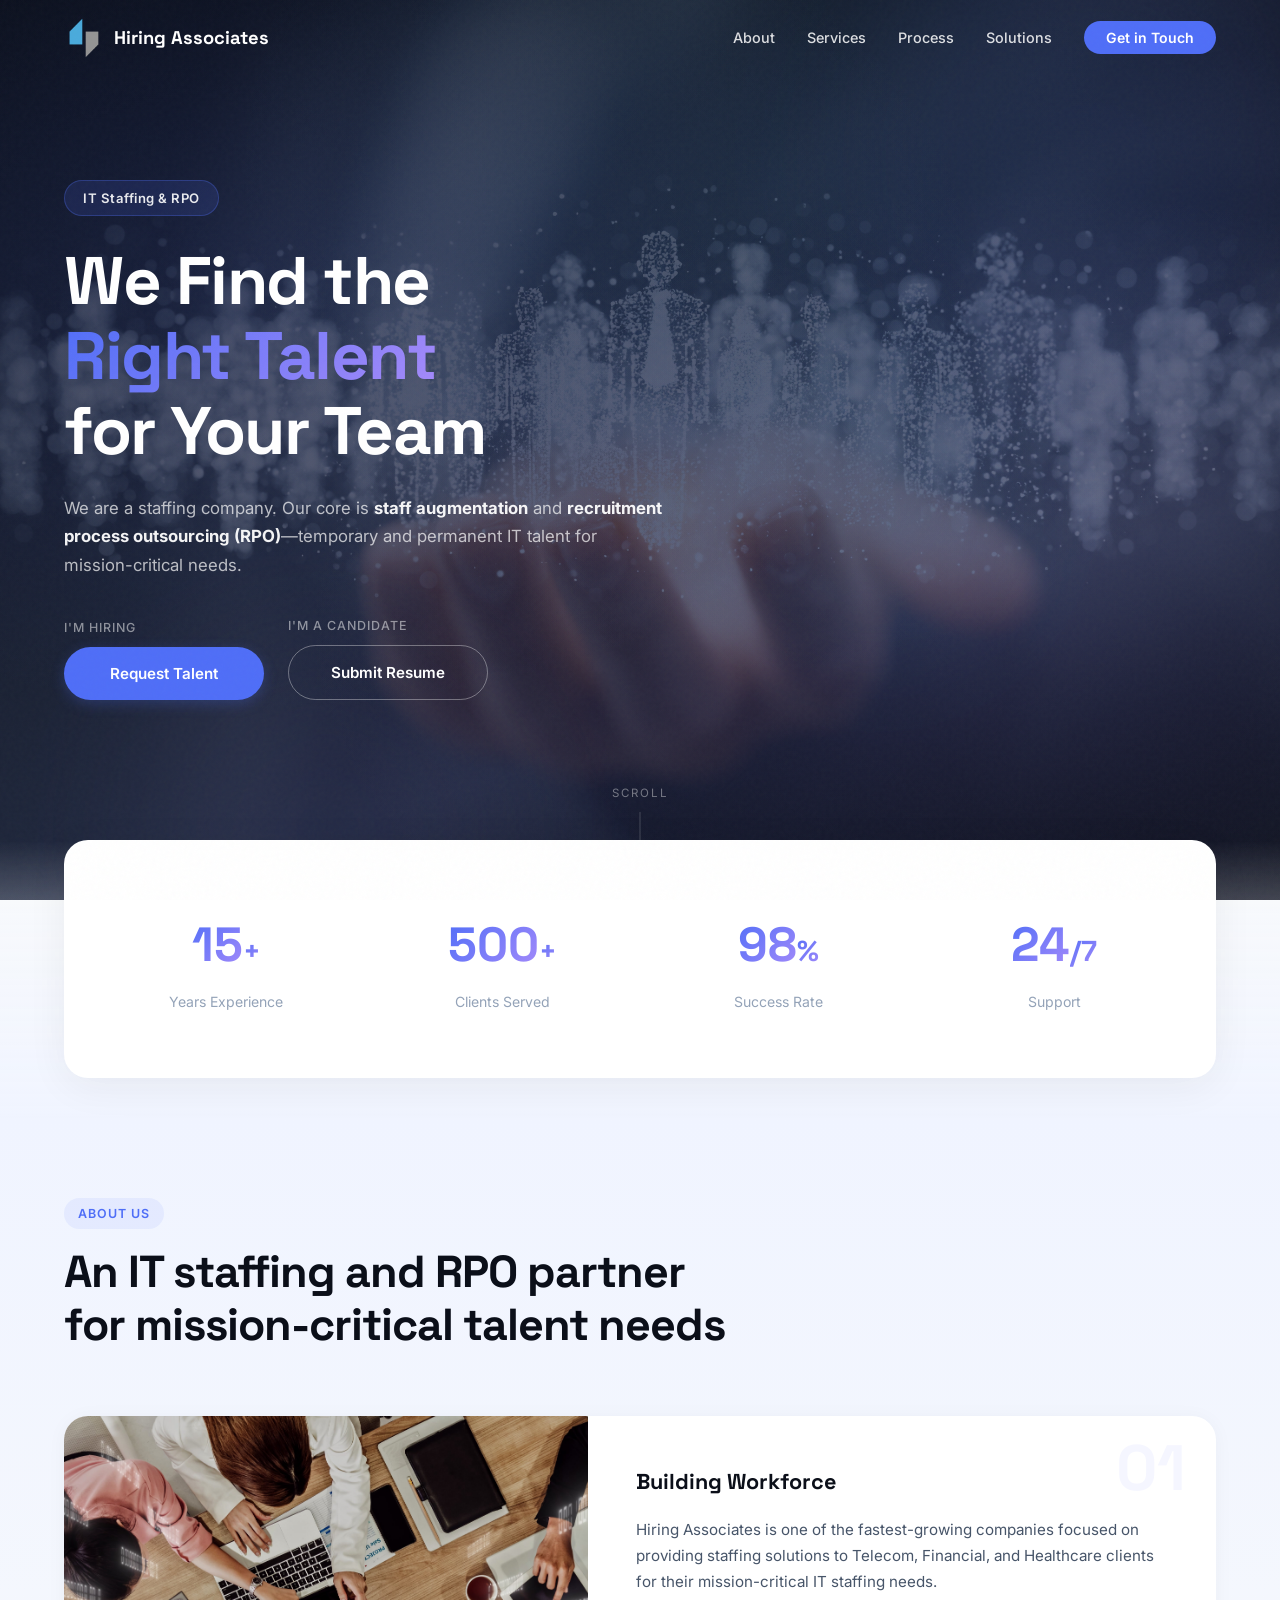
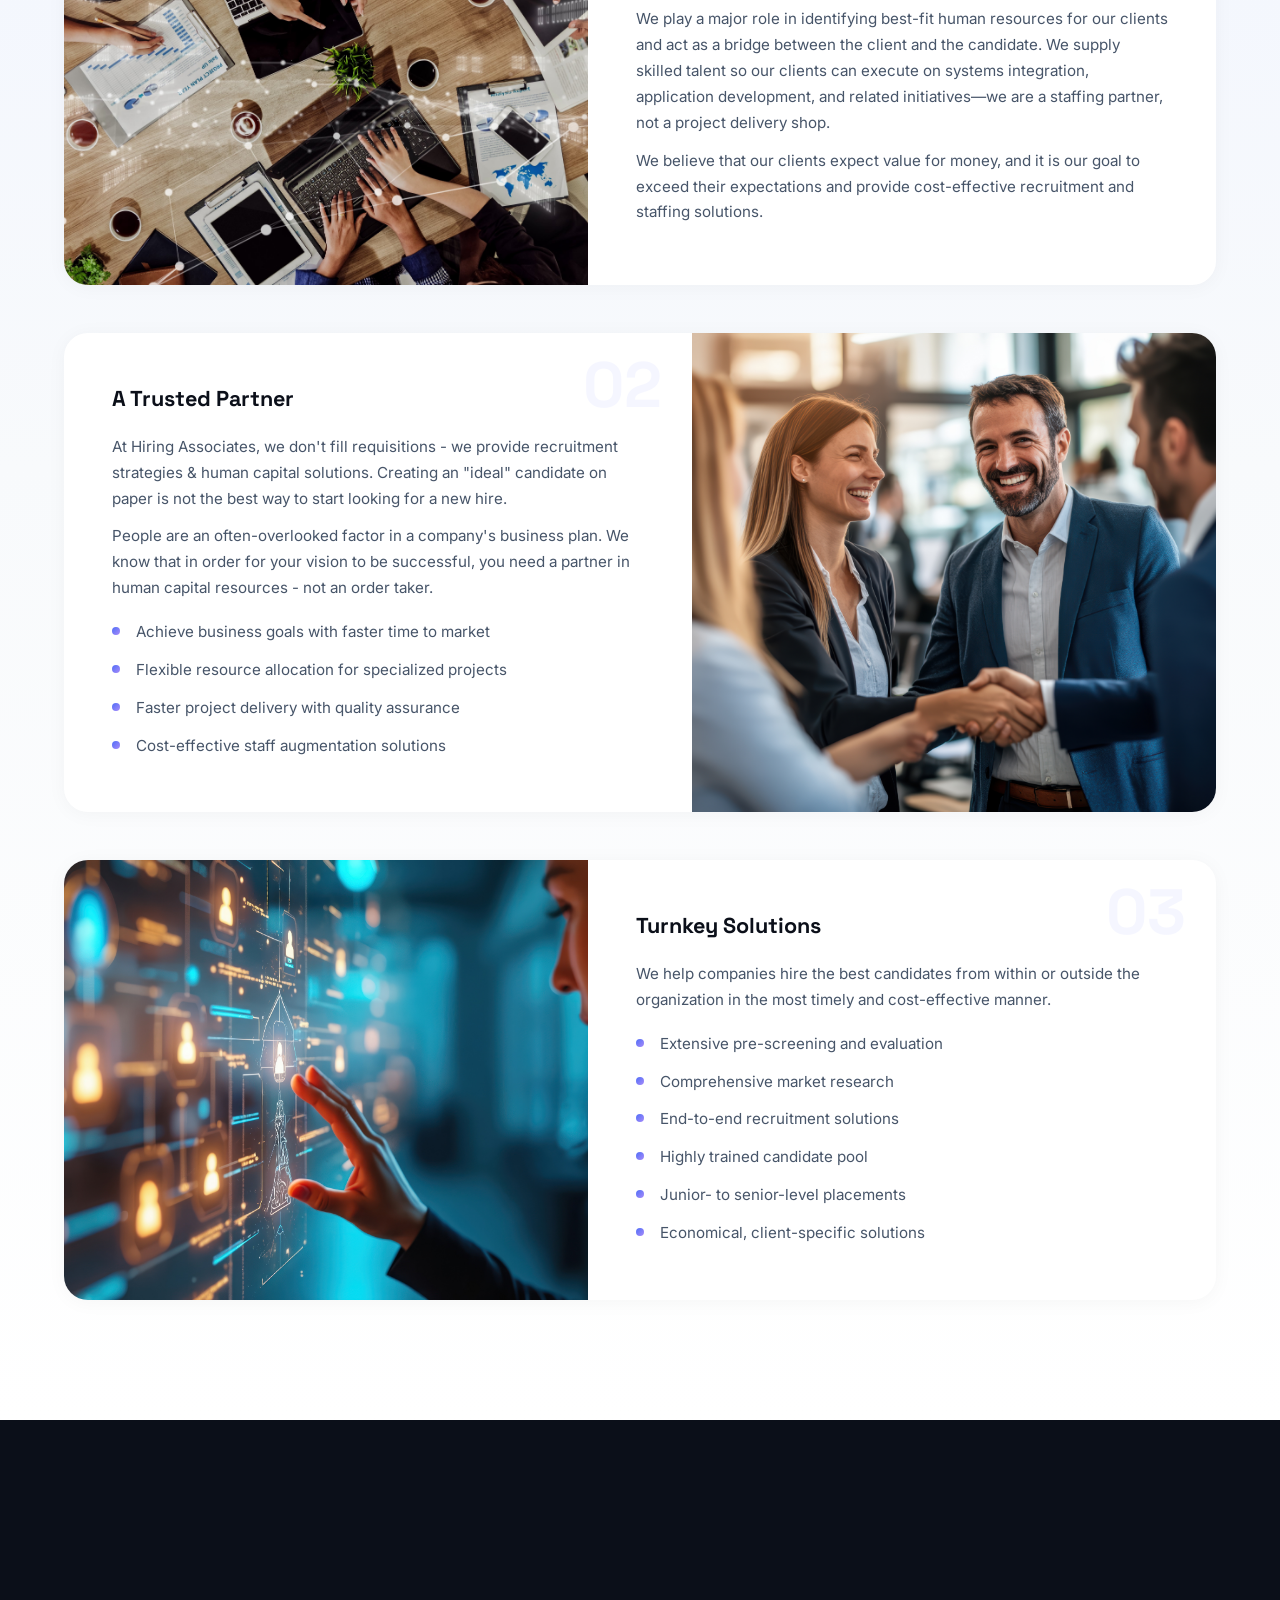
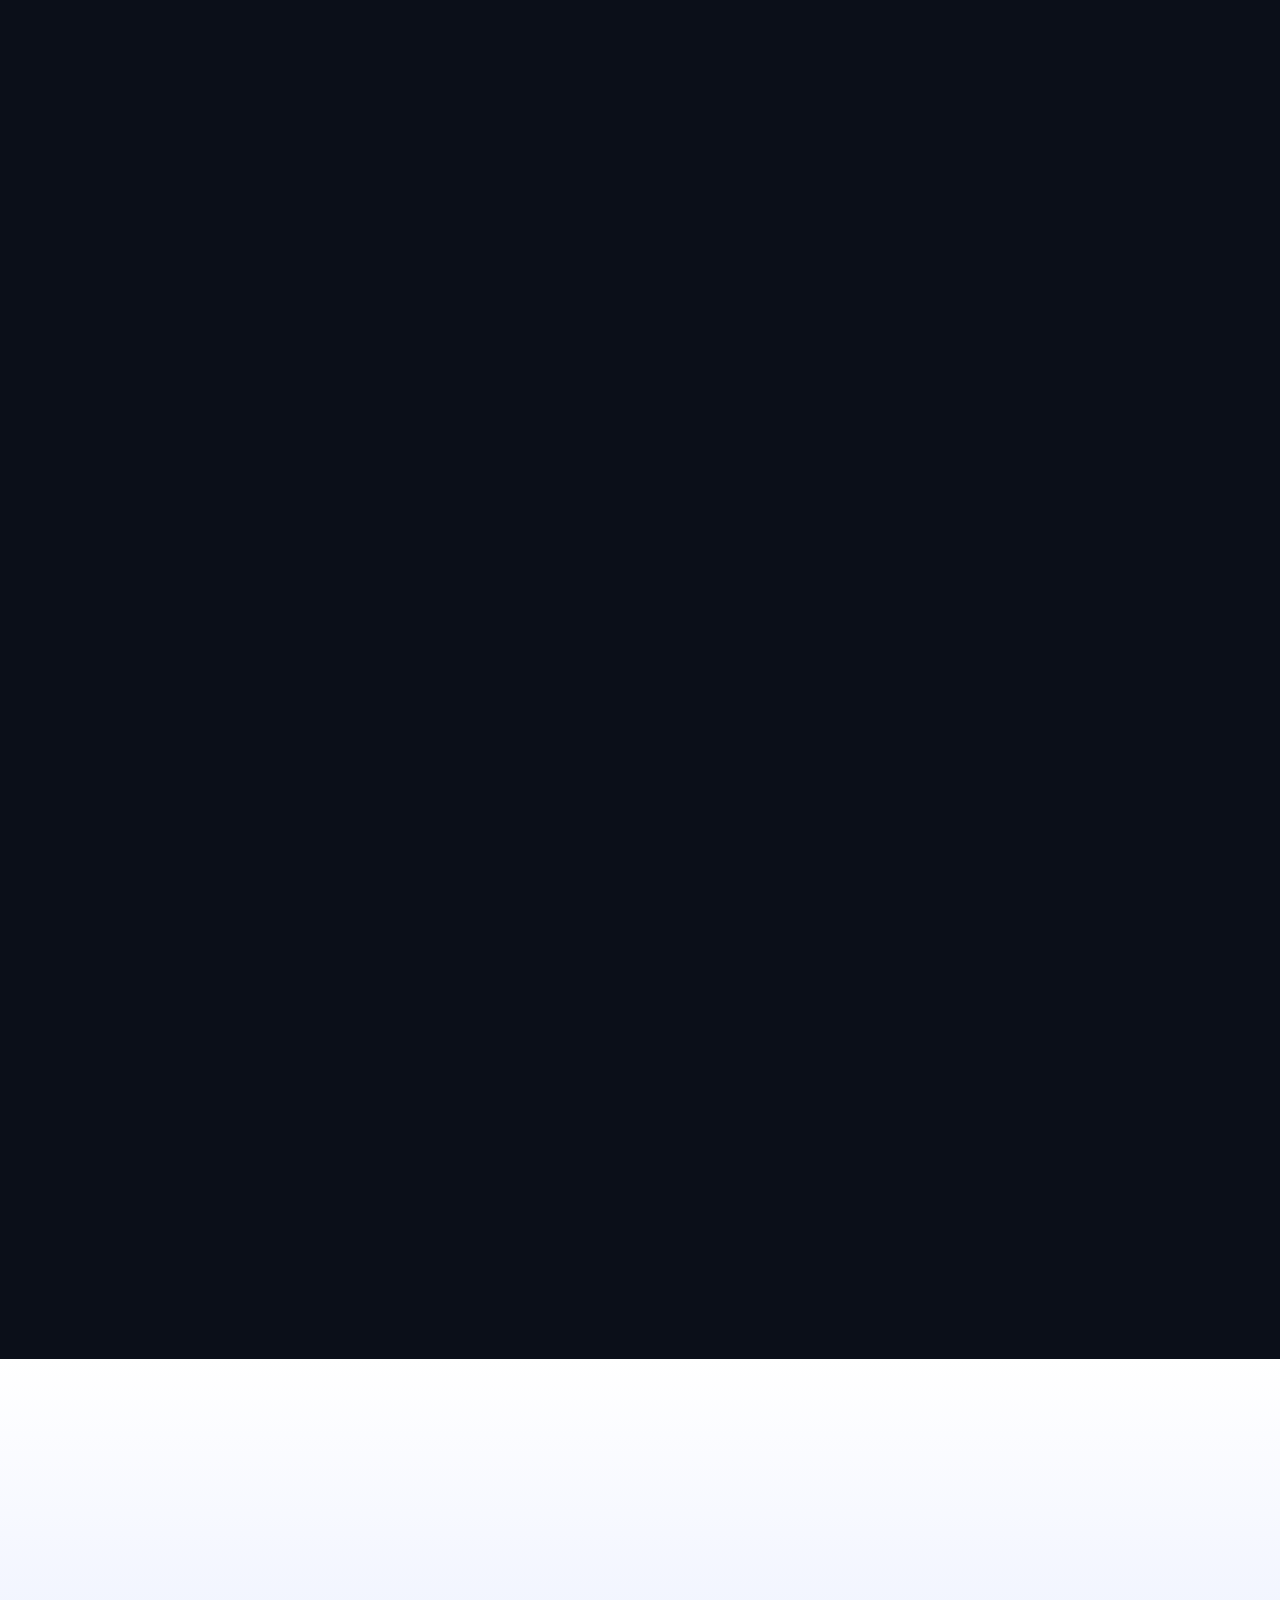
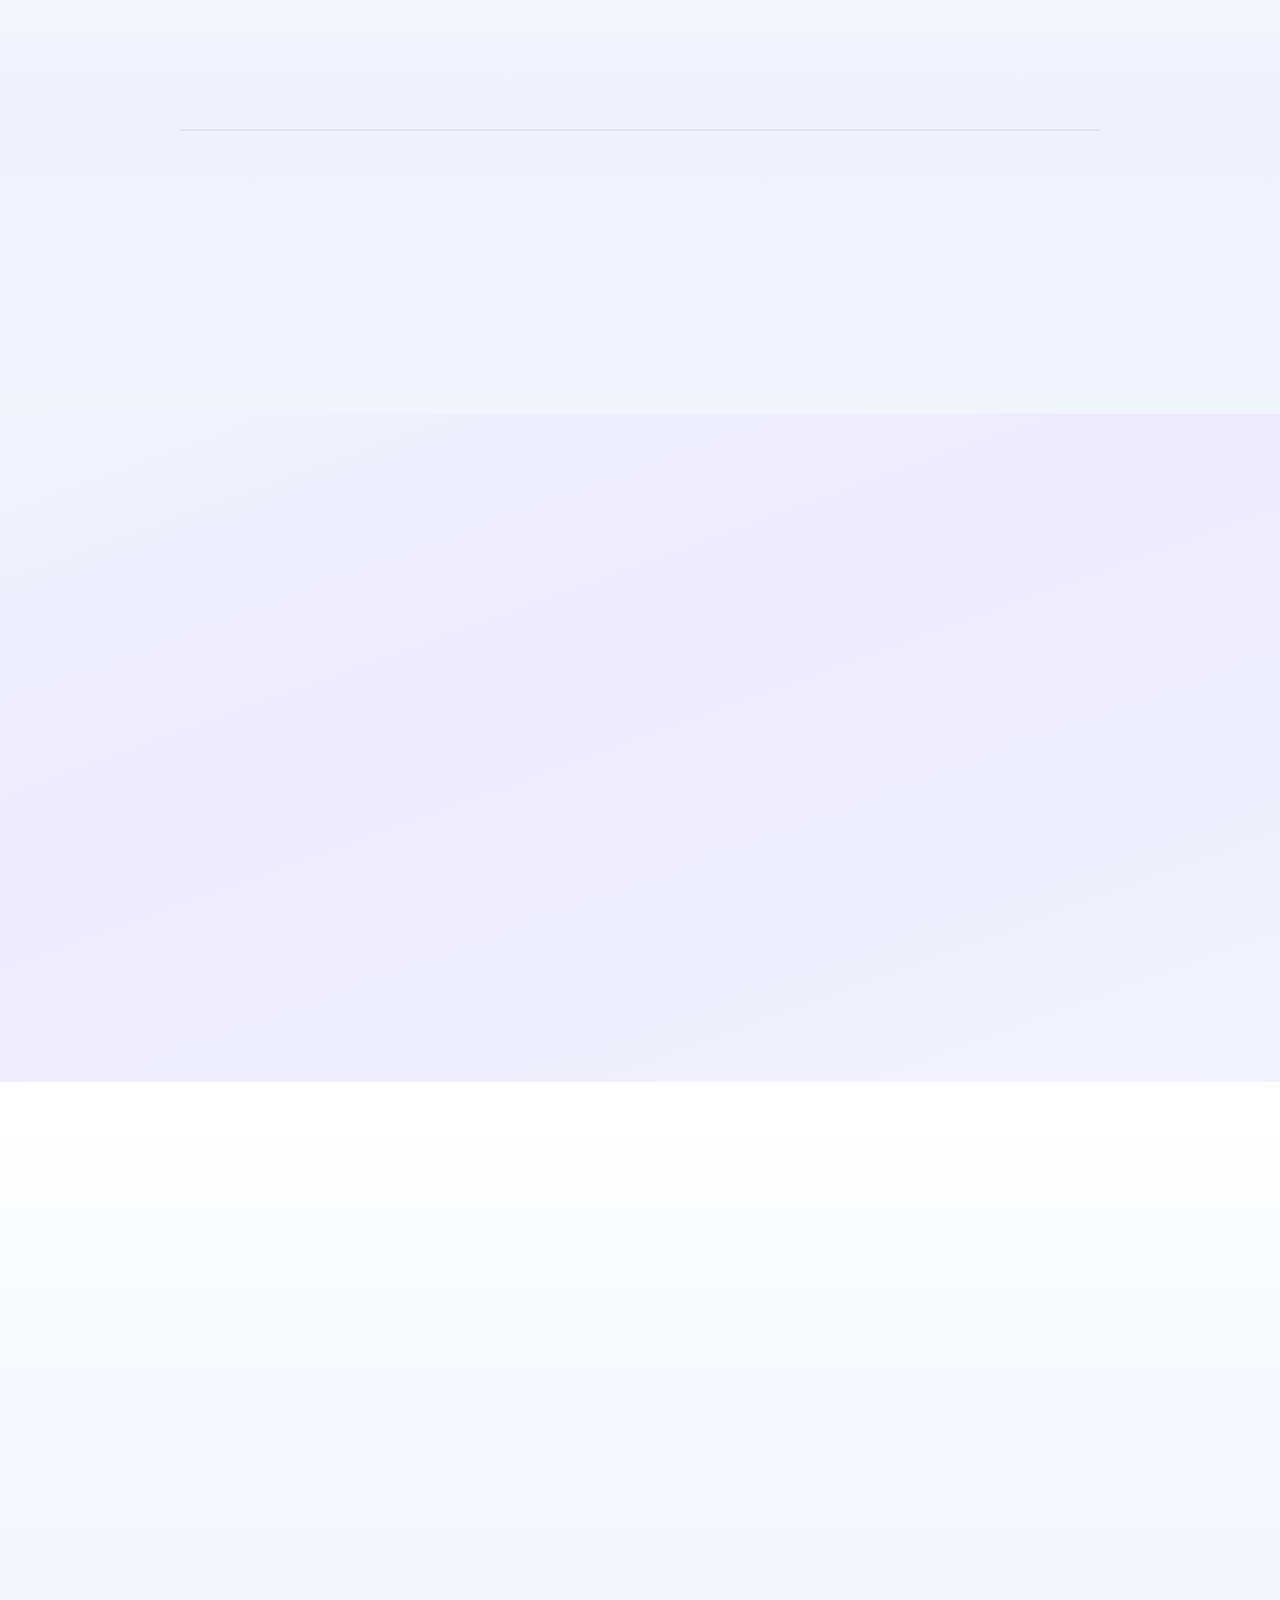
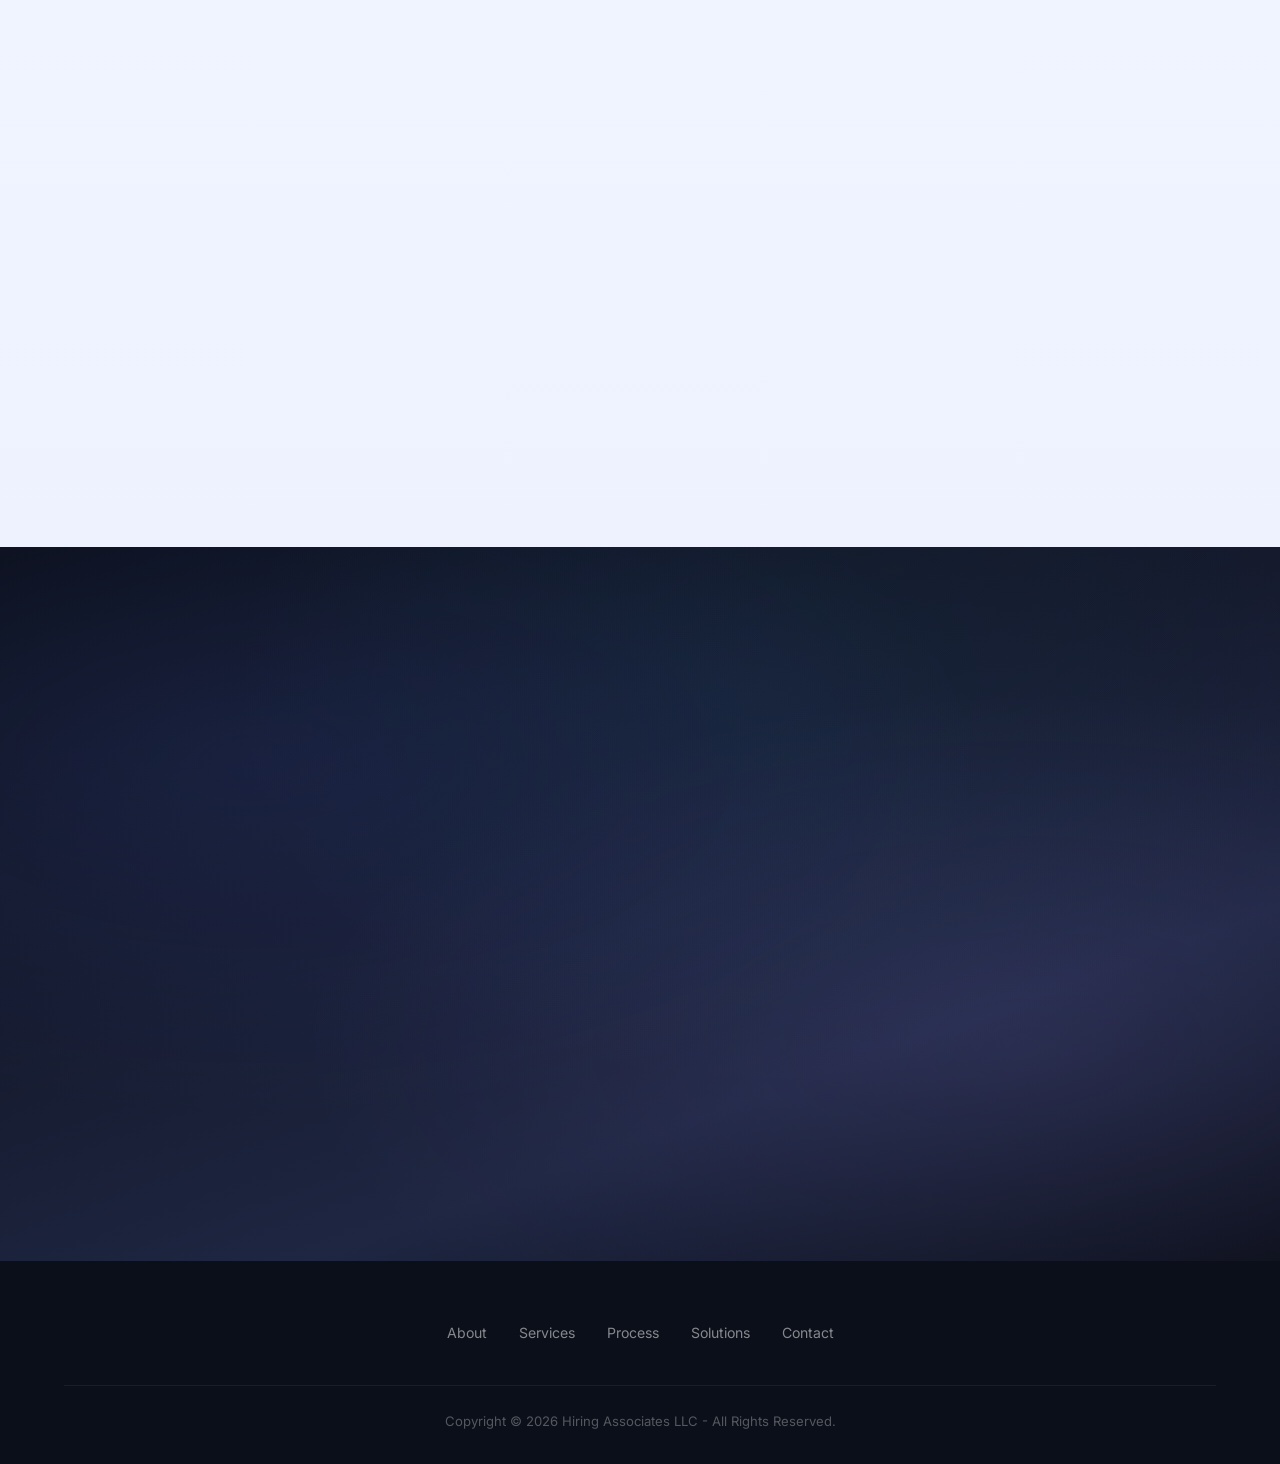
<file: index.html>
<!DOCTYPE html>
<html lang="en">
<head>
    <meta charset="UTF-8">
    <meta name="viewport" content="width=device-width, initial-scale=1.0">
    <title>Hiring Associates - IT Staffing & Recruitment Firm</title>
    <link rel="preconnect" href="https://fonts.googleapis.com">
    <link rel="preconnect" href="https://fonts.gstatic.com" crossorigin>
    <link href="https://fonts.googleapis.com/css2?family=Inter:wght@300;400;500;600;700;800;900&family=Space+Grotesk:wght@300;400;500;600;700&display=swap" rel="stylesheet">
    <link rel="stylesheet" href="styles-v3.css">
</head>
<body>
    <!-- Cursor glow -->
    <div class="cursor-glow" id="cursorGlow"></div>

    <!-- Grain overlay -->
    <div class="grain"></div>

    <!-- Navigation -->
    <nav id="navbar">
        <div class="nav-inner">
            <a href="#" class="nav-logo">
                <img src="images/logo.png" alt="Hiring Associates">
                <span>Hiring Associates</span>
            </a>
            <ul class="nav-menu">
                <li><a href="#about">About</a></li>
                <li><a href="#services">Services</a></li>
                <li><a href="#process">Process</a></li>
                <li><a href="#solutions">Solutions</a></li>
                <li><a href="#contact" class="nav-cta">Get in Touch</a></li>
            </ul>
            <button class="hamburger" id="hamburger" aria-label="Menu">
                <span></span><span></span><span></span>
            </button>
        </div>
    </nav>

    <!-- Mobile menu -->
    <div class="mobile-menu" id="mobileMenu">
        <ul>
            <li><a href="#about">About</a></li>
            <li><a href="#services">Services</a></li>
            <li><a href="#process">Process</a></li>
            <li><a href="#solutions">Solutions</a></li>
            <li><a href="#contact">Get in Touch</a></li>
        </ul>
    </div>

    <!-- Hero -->
    <section class="hero" id="hero">
        <div class="hero-bg">
            <div class="hero-gradient"></div>
            <div class="hero-mesh"></div>
            <div class="hero-orb hero-orb-1"></div>
            <div class="hero-orb hero-orb-2"></div>
            <div class="hero-orb hero-orb-3"></div>
        </div>
        <div class="hero-content">
            <div class="hero-badge anim-in">IT Staffing & RPO</div>
            <h1 class="hero-title anim-in">
                <span class="line">We Find the</span>
                <span class="line"><em class="gradient-text">Right Talent</em></span>
                <span class="line">for Your Team</span>
            </h1>
            <p class="hero-sub anim-in">We are a staffing company. Our core is <strong>staff augmentation</strong> and <strong>recruitment process outsourcing (RPO)</strong>—temporary and permanent IT talent for mission-critical needs.</p>
            <div class="hero-ctas anim-in">
                <div class="cta-path">
                    <span class="cta-label">I'm hiring</span>
                    <a href="#contact-client" class="btn btn-accent">Request Talent</a>
                </div>
                <div class="cta-path">
                    <span class="cta-label">I'm a candidate</span>
                    <a href="#contact-candidate" class="btn btn-outline">Submit Resume</a>
                </div>
            </div>
        </div>
        <div class="hero-scroll">
            <span>Scroll</span>
            <div class="scroll-line"></div>
        </div>
    </section>

    <!-- Stats ribbon -->
    <section class="stats-ribbon">
        <div class="container">
            <div class="stats-grid">
                <div class="stat" data-target="15">
                    <span class="stat-number">0</span><span class="stat-plus">+</span>
                    <span class="stat-label">Years Experience</span>
                </div>
                <div class="stat" data-target="500">
                    <span class="stat-number">0</span><span class="stat-plus">+</span>
                    <span class="stat-label">Clients Served</span>
                </div>
                <div class="stat" data-target="98">
                    <span class="stat-number">0</span><span class="stat-plus">%</span>
                    <span class="stat-label">Success Rate</span>
                </div>
                <div class="stat" data-target="24">
                    <span class="stat-number">0</span><span class="stat-plus">/7</span>
                    <span class="stat-label">Support</span>
                </div>
            </div>
        </div>
    </section>

    <!-- About -->
    <section id="about" class="section about-section">
        <div class="container">
            <div class="section-header reveal">
                <span class="section-tag">About Us</span>
                <h2 class="section-title">An IT staffing and RPO partner<br>for mission-critical talent needs</h2>
            </div>
            <div class="about-cards">
                <div class="about-card reveal">
                    <div class="about-card-img">
                        <img src="images/Building Workforce.jpeg" alt="Building Workforce">
                    </div>
                    <div class="about-card-body">
                        <span class="card-num">01</span>
                        <h3>Building Workforce</h3>
                        <p>Hiring Associates is one of the fastest-growing companies focused on providing staffing solutions to Telecom, Financial, and Healthcare clients for their mission-critical IT staffing needs.</p>
                        <p>We play a major role in identifying best-fit human resources for our clients and act as a bridge between the client and the candidate. We supply skilled talent so our clients can execute on systems integration, application development, and related initiatives—we are a staffing partner, not a project delivery shop.</p>
                        <p>We believe that our clients expect value for money, and it is our goal to exceed their expectations and provide cost-effective recruitment and staffing solutions.</p>
                    </div>
                </div>
                <div class="about-card reveal">
                    <div class="about-card-img">
                        <img src="images/A Trusted Partner.jpeg" alt="A Trusted Partner">
                    </div>
                    <div class="about-card-body">
                        <span class="card-num">02</span>
                        <h3>A Trusted Partner</h3>
                        <p>At Hiring Associates, we don't fill requisitions - we provide recruitment strategies & human capital solutions. Creating an "ideal" candidate on paper is not the best way to start looking for a new hire.</p>
                        <p>People are an often-overlooked factor in a company's business plan. We know that in order for your vision to be successful, you need a partner in human capital resources - not an order taker.</p>
                        <ul>
                            <li>Achieve business goals with faster time to market</li>
                            <li>Flexible resource allocation for specialized projects</li>
                            <li>Faster project delivery with quality assurance</li>
                            <li>Cost-effective staff augmentation solutions</li>
                        </ul>
                    </div>
                </div>
                <div class="about-card reveal">
                    <div class="about-card-img">
                        <img src="images/Turnkey Solutions.jpeg" alt="Turnkey Solutions">
                    </div>
                    <div class="about-card-body">
                        <span class="card-num">03</span>
                        <h3>Turnkey Solutions</h3>
                        <p>We help companies hire the best candidates from within or outside the organization in the most timely and cost-effective manner.</p>
                        <ul>
                            <li>Extensive pre-screening and evaluation</li>
                            <li>Comprehensive market research</li>
                            <li>End-to-end recruitment solutions</li>
                            <li>Highly trained candidate pool</li>
                            <li>Junior- to senior-level placements</li>
                            <li>Economical, client-specific solutions</li>
                        </ul>
                    </div>
                </div>
            </div>
        </div>
    </section>

    <!-- Services -->
    <section id="services" class="section services-section">
        <div class="container">
            <div class="section-header reveal">
                <span class="section-tag">Services</span>
                <h2 class="section-title">We are an IT staffing firm.<br>Here's how we help.</h2>
            </div>
            <div class="services-bento">
                <div class="bento-card bento-hero reveal">
                    <img src="images/Core Staffing & RPO.jpeg" alt="Staff Augmentation">
                    <div class="bento-overlay"></div>
                    <div class="bento-body">
                        <h3>Core: Staffing &amp; RPO</h3>
                        <p>Our primary offerings. We provide talent—temporary or permanent—so you can scale without the overhead of full-time hires.</p>
                        <ul>
                            <li><strong>Staff Augmentation</strong> — IT contractors and extended team members</li>
                            <li><strong>Recruitment Process Outsourcing (RPO)</strong> — end-to-end hiring for your open roles</li>
                            <li><strong>Direct Hire &amp; Permanent Placement</strong></li>
                            <li>Skill enhancement and turnkey recruitment support</li>
                        </ul>
                    </div>
                </div>
                <div class="bento-card reveal">
                    <img src="images/Domains We Staff.jpeg" alt="Domains We Staff">
                    <div class="bento-overlay"></div>
                    <div class="bento-body">
                        <h3>Domains We Staff</h3>
                        <p>We place talent in these areas. We do not deliver projects—we supply the people.</p>
                        <ul>
                            <li>Enterprise applications (SAP, Oracle EBS, Microsoft Dynamics)</li>
                            <li>ERP, CRM, BI, HRM, EAI</li>
                            <li>Product testing &amp; QA roles</li>
                            <li>Cloud, mobility, and data roles</li>
                        </ul>
                    </div>
                </div>
                <div class="bento-card reveal">
                    <img src="images/Roles We Fill.jpeg" alt="Roles We Fill">
                    <div class="bento-overlay"></div>
                    <div class="bento-body">
                        <h3>Roles We Fill</h3>
                        <p>From junior to senior, across the full software and IT lifecycle.</p>
                        <ul>
                            <li>Manual &amp; automation testing</li>
                            <li>Performance and ERP package testing</li>
                            <li>Data-centric and analytics roles</li>
                            <li>Cloud &amp; mobility talent</li>
                        </ul>
                    </div>
                </div>
                <div class="bento-card bento-dark reveal">
                    <div class="bento-body">
                        <h3>Industries We Serve</h3>
                        <p>We have placed talent across multiple industries:</p>
                        <div class="industry-tags">
                            <span>Telecom</span>
                            <span>Financial Services</span>
                            <span>Banking</span>
                            <span>Retail</span>
                            <span>E-commerce</span>
                            <span>Insurance</span>
                            <span>Healthcare</span>
                            <span>Energy</span>
                            <span>Manufacturing</span>
                        </div>
                    </div>
                </div>
            </div>
        </div>
    </section>

    <!-- Process (How we work) -->
    <section id="process" class="section process-section">
        <div class="container">
            <div class="section-header reveal">
                <span class="section-tag">Our Process</span>
                <h2 class="section-title">From intake to onboarding.<br>Clear process, no surprises.</h2>
            </div>
            <div class="process-timeline">
                <div class="process-line"></div>
                <div class="process-step reveal">
                    <div class="step-dot"><span>1</span></div>
                    <div class="step-content">
                        <h3>Intake</h3>
                        <p>We understand your role, skills needed, and timeline.</p>
                    </div>
                </div>
                <div class="process-step reveal">
                    <div class="step-dot"><span>2</span></div>
                    <div class="step-content">
                        <h3>Shortlist</h3>
                        <p>Our screening and niche networks deliver a curated shortlist.</p>
                    </div>
                </div>
                <div class="process-step reveal">
                    <div class="step-dot"><span>3</span></div>
                    <div class="step-content">
                        <h3>Interviews</h3>
                        <p>You interview only pre-vetted candidates who fit your bar.</p>
                    </div>
                </div>
                <div class="process-step reveal">
                    <div class="step-dot"><span>4</span></div>
                    <div class="step-content">
                        <h3>Onboarding</h3>
                        <p>We support offer, start date, and compliance so you can focus on delivery.</p>
                    </div>
                </div>
            </div>
        </div>
    </section>

    <!-- Why choose us -->
    <section class="section why-section">
        <div class="container">
            <div class="section-header reveal">
                <span class="section-tag">Why Us</span>
                <h2 class="section-title">What enterprise buyers expect—and get</h2>
            </div>
            <div class="why-grid">
                <div class="why-card reveal">
                    <div class="why-icon">
                        <svg width="32" height="32" viewBox="0 0 24 24" fill="none" stroke="currentColor" stroke-width="2"><circle cx="12" cy="12" r="10"/><polyline points="12 6 12 12 16 14"/></svg>
                    </div>
                    <h3>Speed</h3>
                    <p>Fast turnaround from req to shortlist without compromising quality.</p>
                </div>
                <div class="why-card reveal">
                    <div class="why-icon">
                        <svg width="32" height="32" viewBox="0 0 24 24" fill="none" stroke="currentColor" stroke-width="2"><path d="M22 11.08V12a10 10 0 1 1-5.93-9.14"/><polyline points="22 4 12 14.01 9 11.01"/></svg>
                    </div>
                    <h3>Screening</h3>
                    <p>Extensive pre-screening and evaluation so you see only fit candidates.</p>
                </div>
                <div class="why-card reveal">
                    <div class="why-icon">
                        <svg width="32" height="32" viewBox="0 0 24 24" fill="none" stroke="currentColor" stroke-width="2"><polygon points="12 2 15.09 8.26 22 9.27 17 14.14 18.18 21.02 12 17.77 5.82 21.02 7 14.14 2 9.27 8.91 8.26 12 2"/></svg>
                    </div>
                    <h3>Niche Skills</h3>
                    <p>Deep experience in IT, enterprise apps, and the domains we staff.</p>
                </div>
                <div class="why-card reveal">
                    <div class="why-icon">
                        <svg width="32" height="32" viewBox="0 0 24 24" fill="none" stroke="currentColor" stroke-width="2"><rect x="3" y="11" width="18" height="11" rx="2" ry="2"/><path d="M7 11V7a5 5 0 0 1 10 0v4"/></svg>
                    </div>
                    <h3>Compliance</h3>
                    <p>We handle employment and compliance so you stay focused on outcomes.</p>
                </div>
            </div>
        </div>
    </section>


    <!-- COE Solutions -->
    <section id="solutions" class="section coe-section">
        <div class="container">
            <div class="section-header reveal">
                <span class="section-tag">COE Solutions</span>
                <h2 class="section-title">We place talent in emerging<br>technology areas</h2>
            </div>
            <div class="coe-cards">
                <div class="coe-card reveal">
                    <div class="coe-img">
                        <img src="images/Enterprise Mobility.jpeg" alt="Enterprise Mobility">
                    </div>
                    <div class="coe-body">
                        <h3>Enterprise Mobility</h3>
                        <p>Enterprise mobility has immense potential to help companies leverage contextual data for business growth.</p>
                        <p>We place talent for iOS, Android, and cross-platform mobile development—including MDM (mobile device management), mobile security, and enterprise app roles. We have been staffing mobile and mobility roles for over a decade.</p>
                    </div>
                </div>
                <div class="coe-card reveal">
                    <div class="coe-img">
                        <img src="images/Big Data Analytics.jpeg" alt="Big Data Analytics">
                    </div>
                    <div class="coe-body">
                        <h3>Big Data Analytics</h3>
                        <p>We place talent in data mining, predictive analysis, text mining, forecasting, and optimization roles.</p>
                        <p>Our clients leverage big data and analytics; we help them staff the right people for business-driven insights and customer-focused outcomes.</p>
                    </div>
                </div>
                <div class="coe-card reveal">
                    <div class="coe-img">
                        <img src="images/SAP HANA.jpeg" alt="SAP HANA">
                    </div>
                    <div class="coe-body">
                        <h3>SAP HANA</h3>
                        <p>We staff SAP HANA and related roles. Our clients use SAP for real-time business; we help them find the right talent.</p>
                        <p>We place professionals experienced in in-memory technology, implementation, and maintenance—so your teams can deliver performance and reduce costs.</p>
                    </div>
                </div>
            </div>
        </div>
    </section>

    <!-- Contact -->
    <section id="contact" class="section contact-section">
        <div class="container">
            <div class="contact-layout">
                <div class="contact-left reveal">
                    <span class="section-tag">Contact</span>
                    <h2 class="section-title">Let's Work<br>Together</h2>
                    <p class="contact-sub">Clients: request talent or schedule a call.<br>Candidates: submit your resume or join our talent network.</p>
                    <div class="contact-details">
                        <div class="contact-row">
                            <div class="contact-icon-wrap"><svg width="20" height="20" viewBox="0 0 24 24" fill="none" stroke="currentColor" stroke-width="2"><path d="M21 10c0 7-9 13-9 13s-9-6-9-13a9 9 0 0 1 18 0z"/><circle cx="12" cy="10" r="3"/></svg></div>
                            <div>
                                <strong>Location</strong>
                                <p>123 S Broad Street, 15th floor<br>Philadelphia, PA-19109</p>
                            </div>
                        </div>
                        <div class="contact-row">
                            <div class="contact-icon-wrap"><svg width="20" height="20" viewBox="0 0 24 24" fill="none" stroke="currentColor" stroke-width="2"><path d="M22 16.92v3a2 2 0 0 1-2.18 2 19.79 19.79 0 0 1-8.63-3.07 19.5 19.5 0 0 1-6-6 19.79 19.79 0 0 1-3.07-8.67A2 2 0 0 1 4.11 2h3a2 2 0 0 1 2 1.72 12.84 12.84 0 0 0 .7 2.81 2 2 0 0 1-.45 2.11L8.09 9.91a16 16 0 0 0 6 6l1.27-1.27a2 2 0 0 1 2.11-.45 12.84 12.84 0 0 0 2.81.7A2 2 0 0 1 22 16.92z"/></svg></div>
                            <div>
                                <strong>Phone</strong>
                                <p><a href="tel:+12724643131">+1 (272) 464-3131</a></p>
                            </div>
                        </div>
                        <div class="contact-row">
                            <div class="contact-icon-wrap"><svg width="20" height="20" viewBox="0 0 24 24" fill="none" stroke="currentColor" stroke-width="2"><path d="M4 4h16c1.1 0 2 .9 2 2v12c0 1.1-.9 2-2 2H4c-1.1 0-2-.9-2-2V6c0-1.1.9-2 2-2z"/><polyline points="22,6 12,13 2,6"/></svg></div>
                            <div>
                                <strong>Email</strong>
                                <p><a href="mailto:hr@hiringassociates.com">hr@hiringassociates.com</a></p>
                            </div>
                        </div>
                    </div>
                </div>
                <div class="contact-right">
                    <div class="form-tabs reveal">
                        <button class="tab-btn active" data-tab="client">I'm Hiring</button>
                        <button class="tab-btn" data-tab="candidate">I'm a Candidate</button>
                    </div>
                    <div class="contact-form-wrap reveal">
                        <form id="contact-client" class="contact-form active"
                              action="https://formspree.io/f/xwvnvqgz"
                              method="POST">
                            <!-- Honeypot: hidden from humans, bots fill it -->
                            <input type="text" name="_gotcha" style="display:none !important" tabindex="-1" autocomplete="off">
                            <input type="hidden" name="_subject" value="New Client Inquiry - Hiring Associates">
                            <div class="form-row">
                                <div class="form-field">
                                    <input type="text" name="name" placeholder=" " required id="client-name">
                                    <label for="client-name">Your Name</label>
                                </div>
                                <div class="form-field">
                                    <input type="email" name="email" placeholder=" " required id="client-email">
                                    <label for="client-email">Email</label>
                                </div>
                            </div>
                            <div class="form-field">
                                <textarea name="message" placeholder=" " required id="client-msg" rows="4"></textarea>
                                <label for="client-msg">Tell us about your hiring needs...</label>
                            </div>
                            <button type="submit" class="btn btn-accent btn-full">Request Talent</button>
                            <div class="form-status"></div>
                        </form>
                        <form id="contact-candidate" class="contact-form"
                              action="https://formspree.io/f/mjgegebb"
                              method="POST">
                            <!-- Honeypot -->
                            <input type="text" name="_gotcha" style="display:none !important" tabindex="-1" autocomplete="off">
                            <input type="hidden" name="_subject" value="New Candidate Submission - Hiring Associates">
                            <div class="form-row">
                                <div class="form-field">
                                    <input type="text" name="name" placeholder=" " required id="cand-name">
                                    <label for="cand-name">Your Name</label>
                                </div>
                                <div class="form-field">
                                    <input type="email" name="email" placeholder=" " required id="cand-email">
                                    <label for="cand-email">Email</label>
                                </div>
                            </div>
                            <div class="form-field">
                                <textarea name="message" placeholder=" " required id="cand-msg" rows="4"></textarea>
                                <label for="cand-msg">Tell us about your skills...</label>
                            </div>
                            <button type="submit" class="btn btn-accent btn-full">Submit Resume</button>
                            <div class="form-status"></div>
                        </form>
                    </div>
                </div>
            </div>
        </div>
    </section>

    <!-- Footer -->
    <footer>
        <div class="container">
            <div class="footer-inner">
                <div class="footer-links">
                    <a href="#about">About</a>
                    <a href="#services">Services</a>
                    <a href="#process">Process</a>
                    <a href="#solutions">Solutions</a>
                    <a href="#contact">Contact</a>
                </div>
            </div>
            <div class="footer-bottom">
                <p>Copyright &copy; 2026 Hiring Associates LLC - All Rights Reserved.</p>
            </div>
        </div>
    </footer>

    <!-- Go to top -->
    <button class="go-top" id="goTop" aria-label="Go to top">
        <svg width="20" height="20" viewBox="0 0 24 24" fill="none" stroke="currentColor" stroke-width="2.5"><polyline points="18 15 12 9 6 15"/></svg>
    </button>

    <script>
    (function(){
        // Navbar scroll
        const nav = document.getElementById('navbar');
        let lastY = 0;
        window.addEventListener('scroll', () => {
            const y = window.scrollY;
            nav.classList.toggle('scrolled', y > 80);
            lastY = y;
        });

        // Hamburger
        const ham = document.getElementById('hamburger');
        const mob = document.getElementById('mobileMenu');
        ham.addEventListener('click', () => {
            ham.classList.toggle('active');
            mob.classList.toggle('open');
            document.body.classList.toggle('no-scroll');
        });
        mob.querySelectorAll('a').forEach(a => a.addEventListener('click', () => {
            ham.classList.remove('active');
            mob.classList.remove('open');
            document.body.classList.remove('no-scroll');
        }));

        // Smooth scroll
        document.querySelectorAll('a[href^="#"]').forEach(a => {
            a.addEventListener('click', e => {
                e.preventDefault();
                const t = document.querySelector(a.getAttribute('href'));
                if (t) t.scrollIntoView({ behavior: 'smooth', block: 'start' });
            });
        });

        // Reveal on scroll
        const reveals = document.querySelectorAll('.reveal, .anim-in');
        const io = new IntersectionObserver((entries) => {
            entries.forEach(e => {
                if (e.isIntersecting) {
                    e.target.classList.add('visible');
                    io.unobserve(e.target);
                }
            });
        }, { threshold: 0.15, rootMargin: '0px 0px -60px 0px' });
        reveals.forEach(el => io.observe(el));

        // Counter animation
        const counters = document.querySelectorAll('.stat');
        const cio = new IntersectionObserver((entries) => {
            entries.forEach(e => {
                if (e.isIntersecting) {
                    const el = e.target.querySelector('.stat-number');
                    const target = +e.target.dataset.target;
                    let current = 0;
                    const step = Math.ceil(target / 60);
                    const timer = setInterval(() => {
                        current += step;
                        if (current >= target) { current = target; clearInterval(timer); }
                        el.textContent = current;
                    }, 25);
                    cio.unobserve(e.target);
                }
            });
        }, { threshold: 0.5 });
        counters.forEach(c => cio.observe(c));

        // Go to top
        const goTop = document.getElementById('goTop');
        window.addEventListener('scroll', () => {
            goTop.classList.toggle('show', window.scrollY > 500);
        });
        goTop.addEventListener('click', () => window.scrollTo({ top: 0, behavior: 'smooth' }));

        // Cursor glow (desktop only)
        if (window.matchMedia('(pointer:fine)').matches) {
            const glow = document.getElementById('cursorGlow');
            document.addEventListener('mousemove', e => {
                glow.style.transform = `translate(${e.clientX}px, ${e.clientY}px)`;
            });
        }

        // Tab switching for contact forms
        document.querySelectorAll('.tab-btn').forEach(btn => {
            btn.addEventListener('click', () => {
                document.querySelectorAll('.tab-btn').forEach(b => b.classList.remove('active'));
                btn.classList.add('active');
                document.querySelectorAll('.contact-form').forEach(f => f.classList.remove('active'));
                document.getElementById('contact-' + btn.dataset.tab).classList.add('active');
            });
        });

        // --- Contact form submission (AJAX with security) ---
        const formLastSubmit = {};
        const RATE_LIMIT_MS = 30000; // 30 seconds between submissions

        document.querySelectorAll('.contact-form').forEach(form => {
            form.addEventListener('submit', async function(e) {
                e.preventDefault();

                const statusEl = form.querySelector('.form-status');
                const submitBtn = form.querySelector('button[type="submit"]');
                const formId = form.id;

                // Rate limiting
                if (formLastSubmit[formId] && (Date.now() - formLastSubmit[formId] < RATE_LIMIT_MS)) {
                    const wait = Math.ceil((RATE_LIMIT_MS - (Date.now() - formLastSubmit[formId])) / 1000);
                    statusEl.className = 'form-status error';
                    statusEl.textContent = 'Please wait ' + wait + ' seconds before submitting again.';
                    return;
                }

                // Honeypot check
                const honeypot = form.querySelector('input[name="_gotcha"]');
                if (honeypot && honeypot.value) {
                    statusEl.className = 'form-status success';
                    statusEl.textContent = 'Thank you! We\'ll be in touch soon.';
                    form.reset();
                    return; // Silently reject bot
                }

                // Show loading state
                submitBtn.disabled = true;
                submitBtn.textContent = 'Sending...';
                statusEl.className = 'form-status';
                statusEl.textContent = '';

                try {
                    const data = new FormData(form);
                    const res = await fetch(form.action, {
                        method: 'POST',
                        body: data,
                        headers: { 'Accept': 'application/json' }
                    });

                    if (res.ok) {
                        formLastSubmit[formId] = Date.now();
                        statusEl.className = 'form-status success';
                        statusEl.textContent = 'Thank you! We\'ll be in touch shortly.';
                        form.reset();
                    } else {
                        const json = await res.json().catch(() => ({}));
                        statusEl.className = 'form-status error';
                        statusEl.textContent = json.errors
                            ? json.errors.map(e => e.message).join(', ')
                            : 'Something went wrong. Please try again or email us directly.';
                    }
                } catch (err) {
                    statusEl.className = 'form-status error';
                    statusEl.textContent = 'Network error. Please check your connection and try again.';
                } finally {
                    submitBtn.disabled = false;
                    submitBtn.textContent = formId === 'contact-client' ? 'Request Talent' : 'Submit Resume';
                }
            });
        });

        // Hero stagger
        const heroItems = document.querySelectorAll('.hero .anim-in');
        heroItems.forEach((el, i) => {
            el.style.transitionDelay = (i * 0.15) + 's';
        });
        setTimeout(() => heroItems.forEach(el => el.classList.add('visible')), 200);

    })();
    </script>
</body>
</html>
</file>
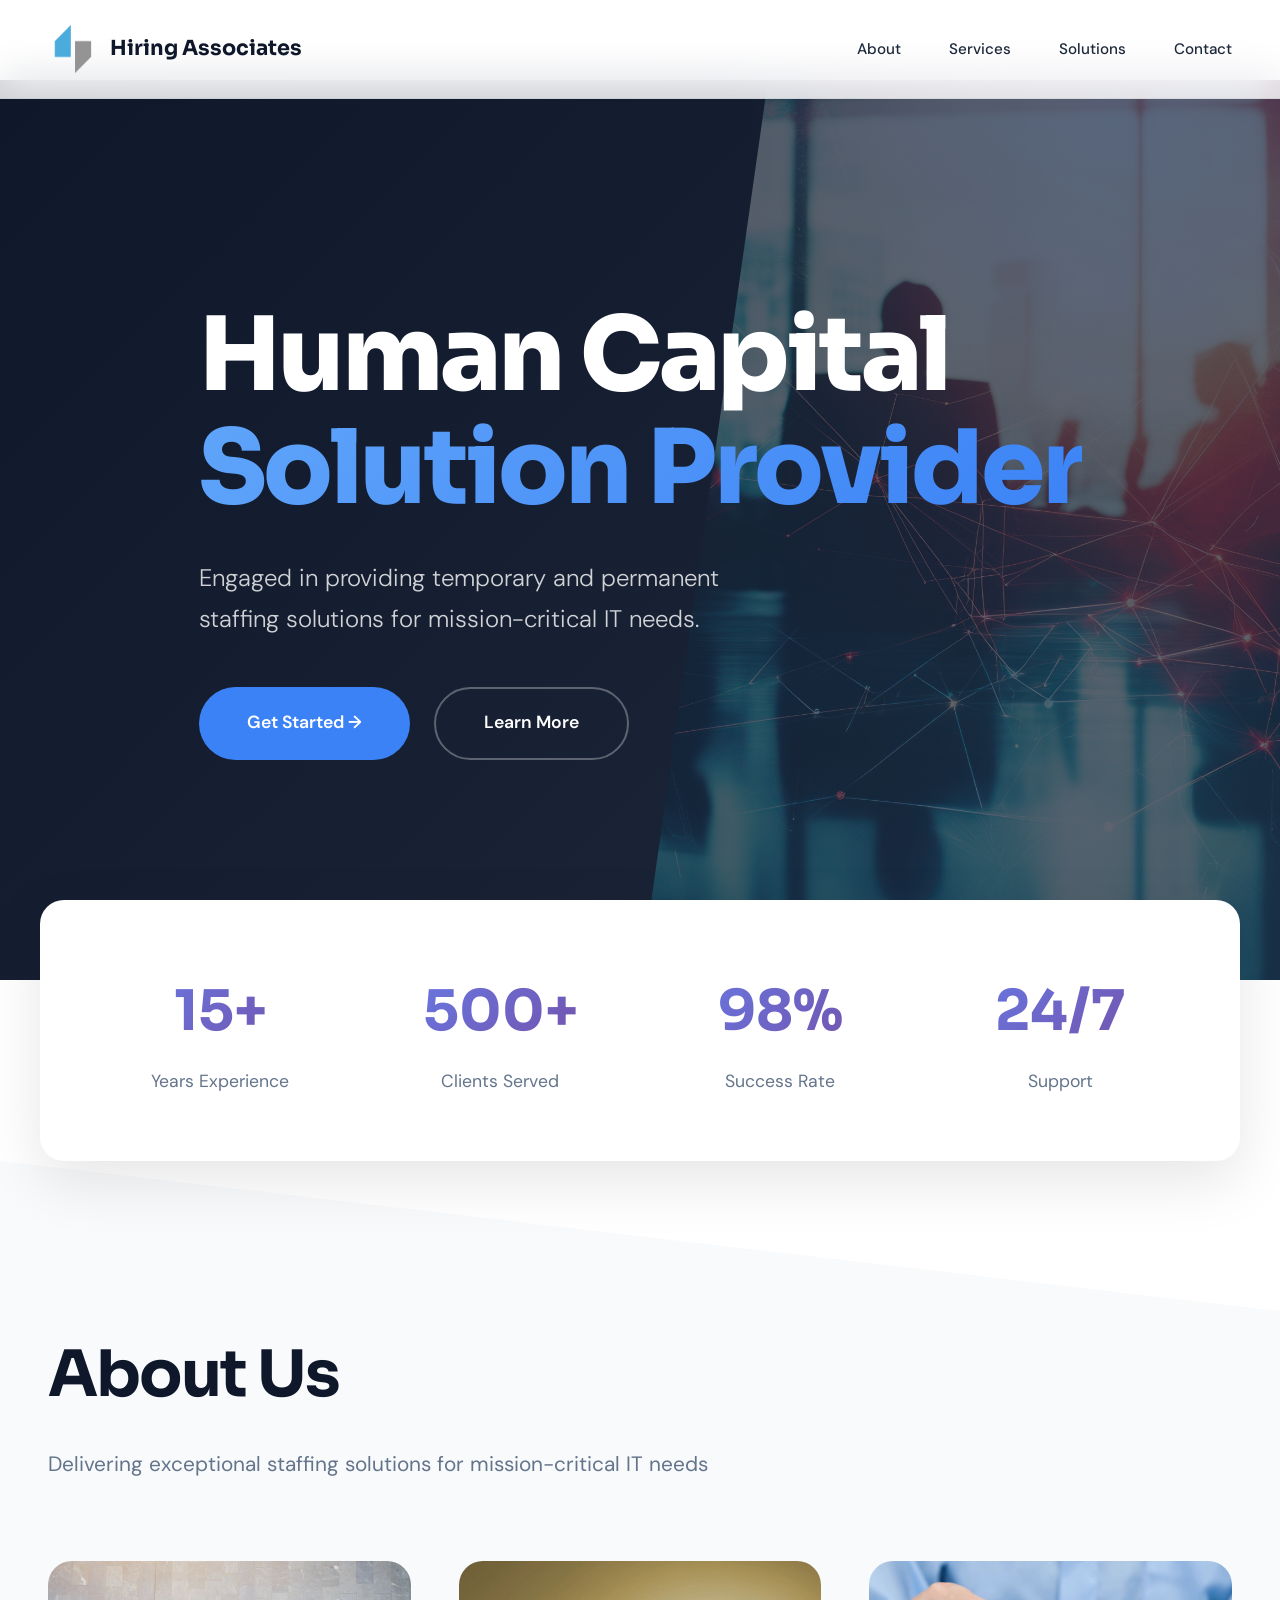
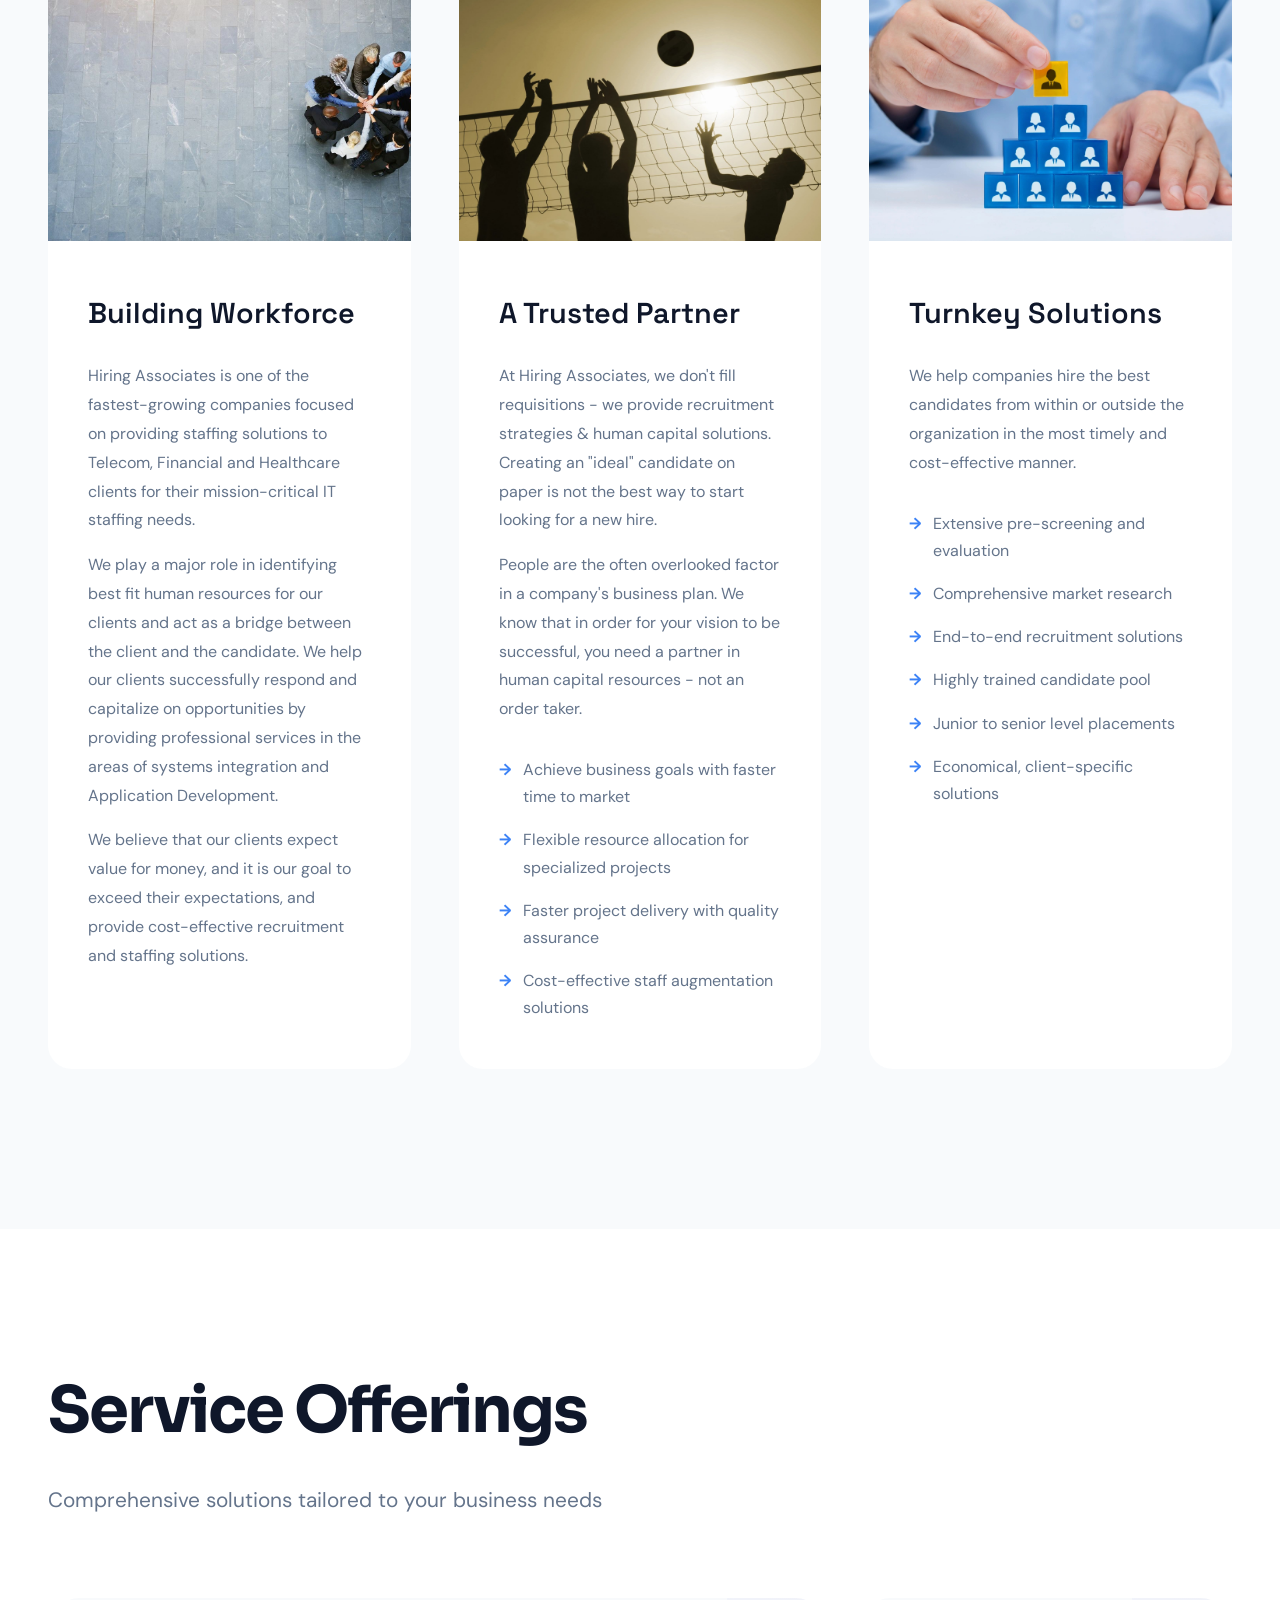
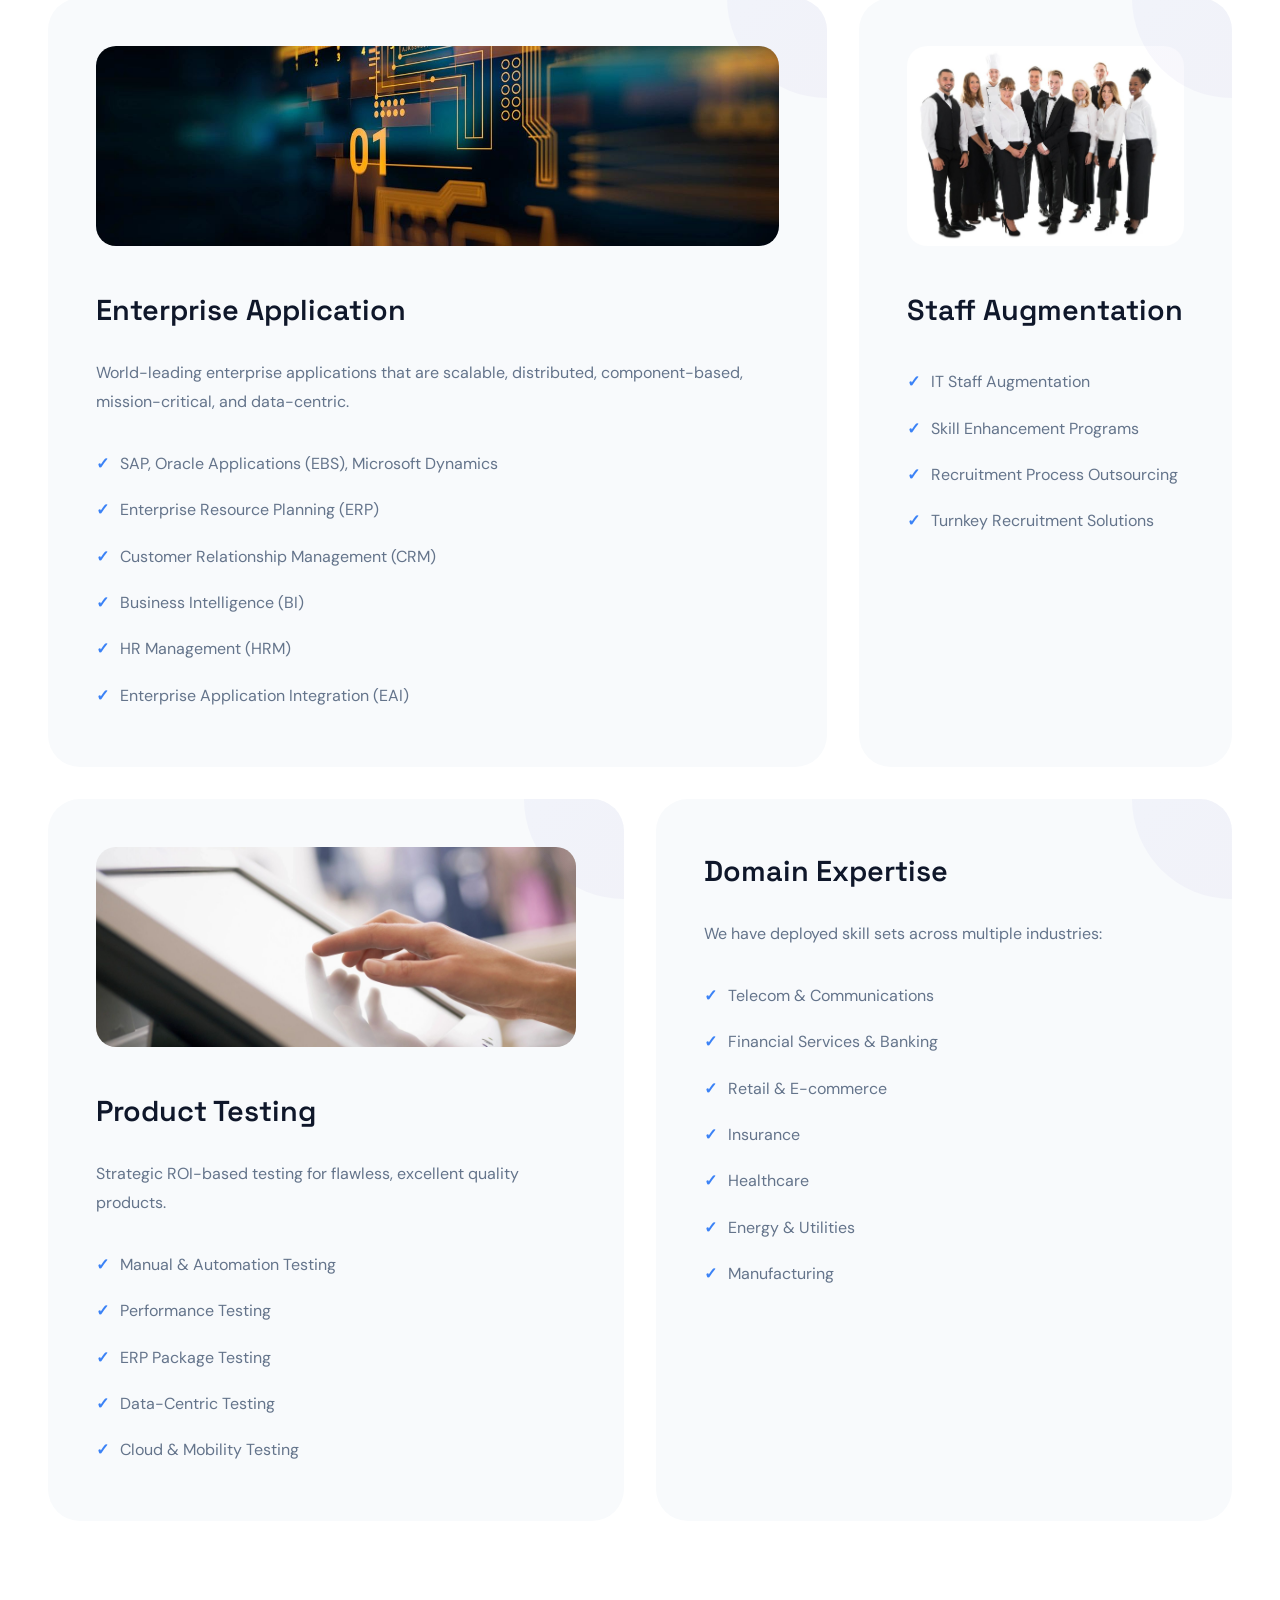
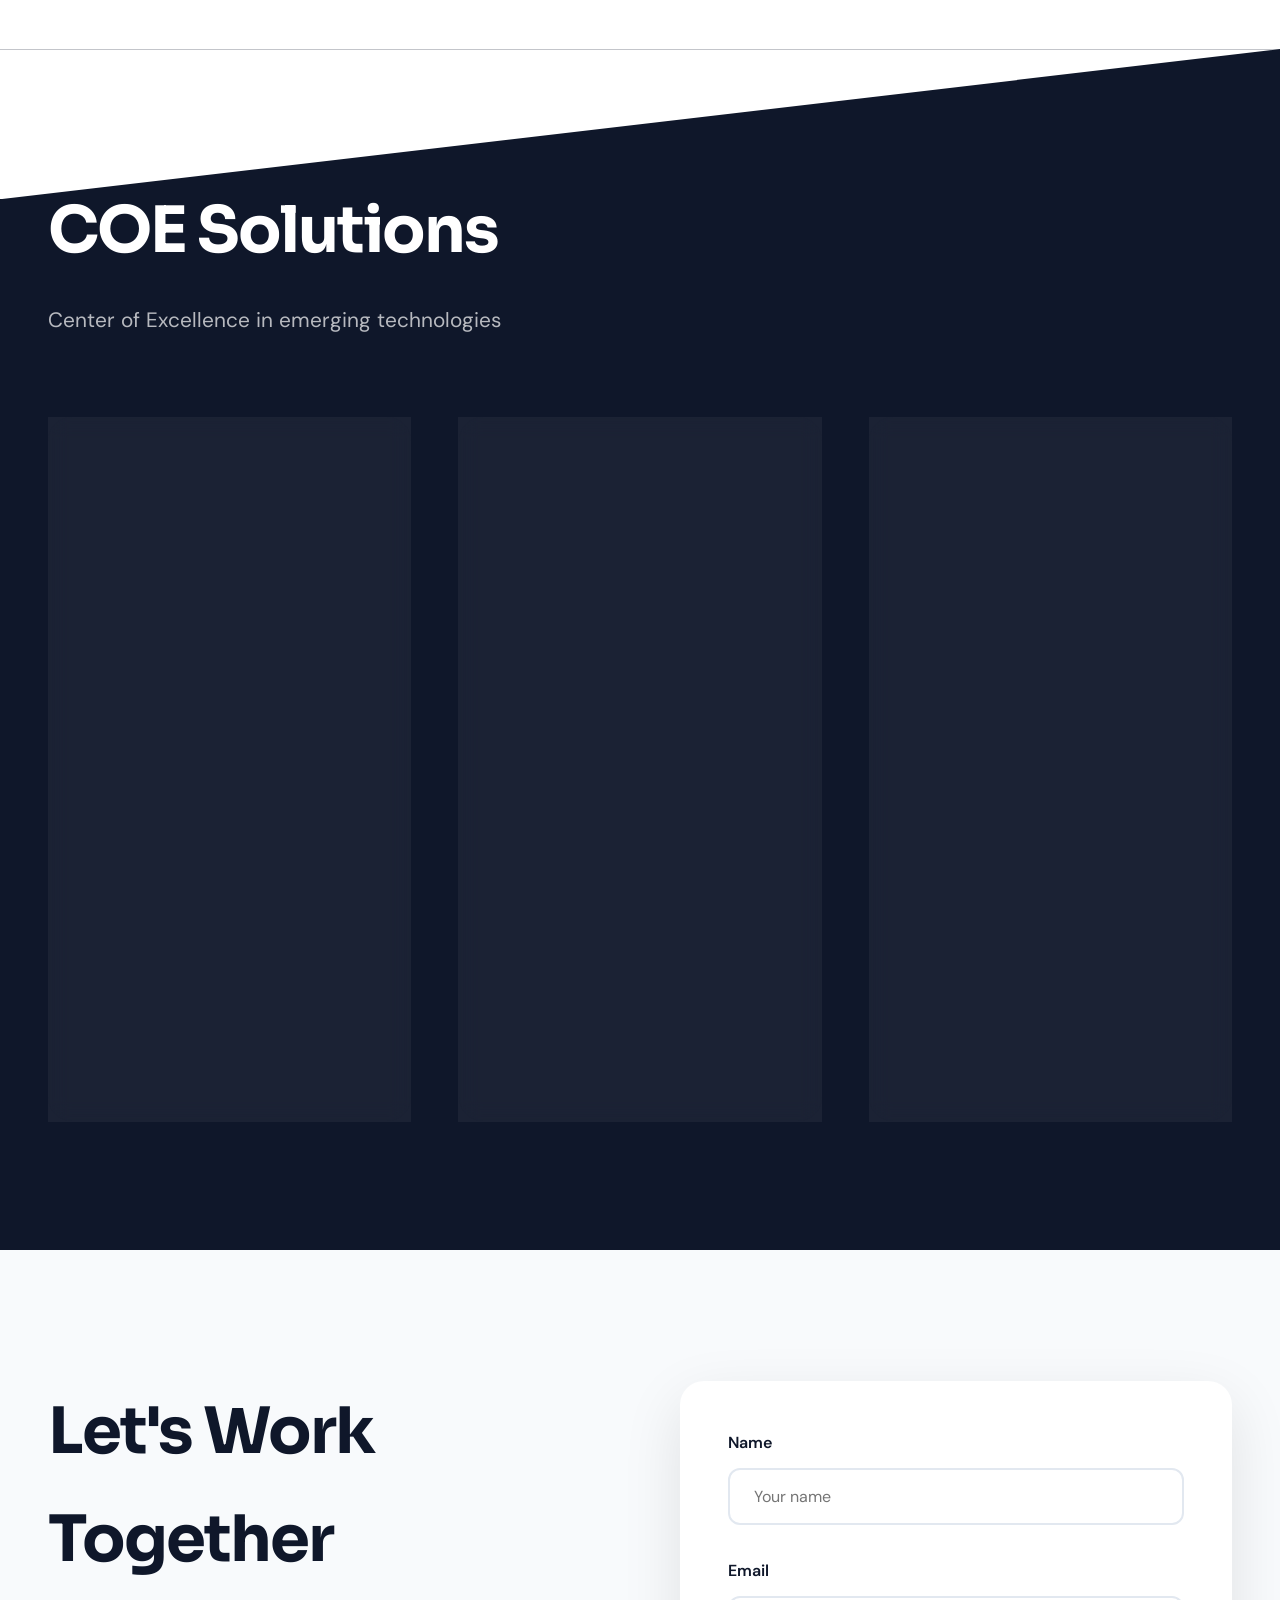
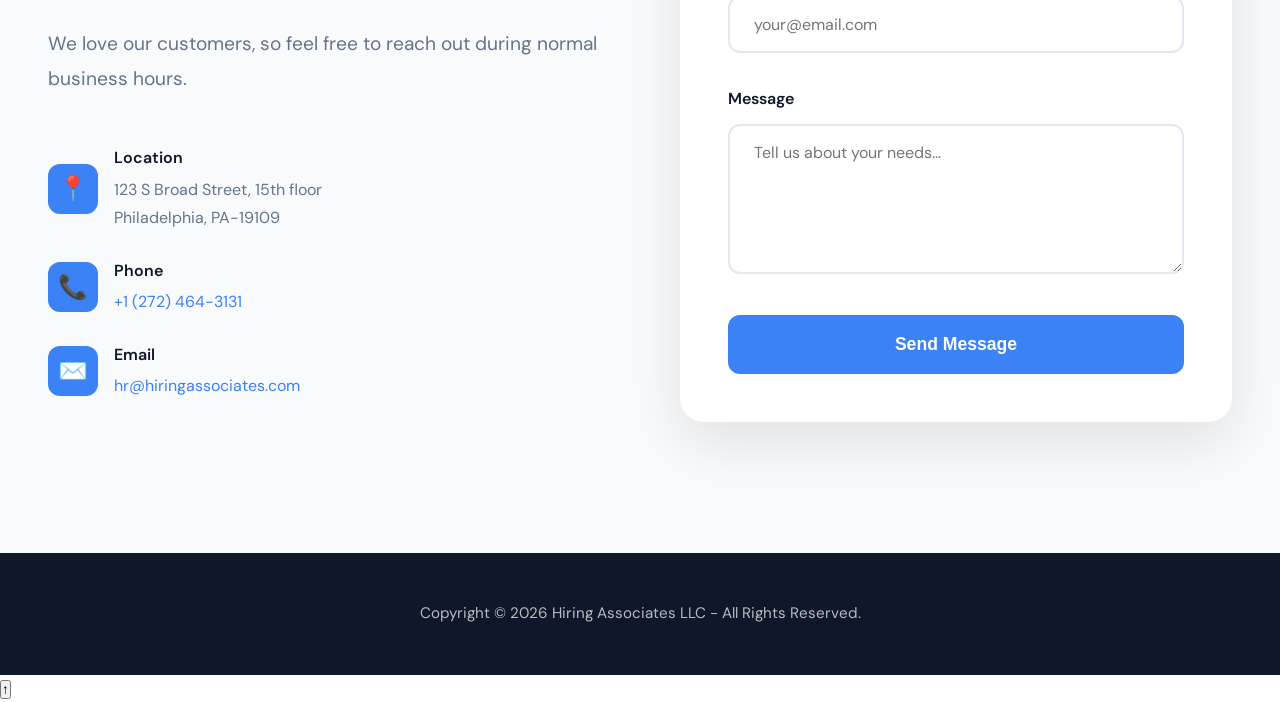
<file: index-backup-pre-ceo-clarify.html>
<!DOCTYPE html>
<html lang="en">
<head>
    <meta charset="UTF-8">
    <meta name="viewport" content="width=device-width, initial-scale=1.0">
    <title>Hiring Associates - Human Capital Solutions</title>
    <link rel="preconnect" href="https://fonts.googleapis.com">
    <link rel="preconnect" href="https://fonts.gstatic.com" crossorigin>
    <link href="https://fonts.googleapis.com/css2?family=DM+Sans:wght@400;500;700&family=Space+Grotesk:wght@300;400;500;600;700&family=Sora:wght@300;400;600;700;800&display=swap" rel="stylesheet">
    <style>
        * {
            margin: 0;
            padding: 0;
            box-sizing: border-box;
        }

        :root {
            --primary: #0F172A;
            --accent: #3B82F6;
            --accent-light: #60A5FA;
            --text: #1E293B;
            --text-light: #64748B;
            --bg: #FFFFFF;
            --bg-alt: #F8FAFC;
            --gradient-1: linear-gradient(135deg, #667eea 0%, #764ba2 100%);
            --gradient-2: linear-gradient(135deg, #f093fb 0%, #f5576c 100%);
            --gradient-3: linear-gradient(135deg, #4facfe 0%, #00f2fe 100%);
        }

        html {
            scroll-behavior: smooth;
            scroll-padding-top: 100px;
        }

        body {
            font-family: 'DM Sans', -apple-system, sans-serif;
            line-height: 1.7;
            color: var(--text);
            background: var(--bg);
            overflow-x: hidden;
        }

        /* Navigation */
        nav {
            position: fixed;
            top: 0;
            left: 0;
            right: 0;
            z-index: 1000;
            background: rgba(255, 255, 255, 0.8);
            backdrop-filter: blur(20px) saturate(180%);
            border-bottom: 1px solid rgba(0, 0, 0, 0.05);
        }

        .nav-container {
            max-width: 1400px;
            margin: 0 auto;
            padding: 1.5rem 3rem;
            display: flex;
            justify-content: space-between;
            align-items: center;
        }

        .logo {
            display: flex;
            align-items: center;
            gap: 0.75rem;
        }

        .logo img {
            height: 50px;
        }

        .logo-text {
            font-family: 'Sora', sans-serif;
            font-weight: 700;
            font-size: 1.3rem;
            color: var(--primary);
        }

        .nav-links {
            display: flex;
            gap: 3rem;
            list-style: none;
        }

        .nav-links a {
            text-decoration: none;
            color: var(--text);
            font-weight: 500;
            font-size: 0.95rem;
            transition: color 0.3s;
            position: relative;
        }

        .nav-links a::after {
            content: '';
            position: absolute;
            bottom: -5px;
            left: 0;
            width: 0;
            height: 2px;
            background: var(--accent);
            transition: width 0.3s;
        }

        .nav-links a:hover {
            color: var(--accent);
        }

        .nav-links a:hover::after {
            width: 100%;
        }

        /* Hero Section - Full screen with diagonal split */
        .hero {
            min-height: 100vh;
            display: flex;
            align-items: center;
            position: relative;
            overflow: hidden;
            background: linear-gradient(135deg, #0F172A 0%, #1E293B 100%);
            margin-top: 80px;
        }

        .hero::before {
            content: '';
            position: absolute;
            top: 0;
            right: 0;
            width: 50%;
            height: 100%;
            background: url('images/hero-banner.jpeg') center/cover;
            clip-path: polygon(20% 0, 100% 0, 100% 100%, 0% 100%);
            opacity: 0.3;
        }

        .hero::after {
            content: '';
            position: absolute;
            top: -50%;
            right: -20%;
            width: 800px;
            height: 800px;
            background: radial-gradient(circle, rgba(59, 130, 246, 0.15) 0%, transparent 70%);
            border-radius: 50%;
            animation: float 20s ease-in-out infinite;
        }

        @keyframes float {
            0%, 100% { transform: translate(0, 0) scale(1); }
            50% { transform: translate(-50px, 50px) scale(1.1); }
        }

        .hero-content {
            max-width: 1400px;
            margin: 0 auto;
            padding: 0 3rem;
            position: relative;
            z-index: 2;
        }

        .hero h1 {
            font-family: 'Sora', sans-serif;
            font-size: clamp(3rem, 8vw, 7rem);
            font-weight: 800;
            line-height: 1.1;
            color: #FFFFFF;
            margin-bottom: 2rem;
            letter-spacing: -3px;
        }

        .hero h1 span {
            background: linear-gradient(135deg, #60A5FA 0%, #3B82F6 100%);
            -webkit-background-clip: text;
            -webkit-text-fill-color: transparent;
            background-clip: text;
        }

        .hero p {
            font-size: 1.5rem;
            color: rgba(255, 255, 255, 0.8);
            max-width: 600px;
            margin-bottom: 3rem;
            font-weight: 300;
        }

        .cta-group {
            display: flex;
            gap: 1.5rem;
            flex-wrap: wrap;
        }

        .btn-primary {
            padding: 1.2rem 3rem;
            background: var(--accent);
            color: white;
            text-decoration: none;
            border-radius: 50px;
            font-weight: 600;
            font-size: 1.1rem;
            transition: all 0.3s;
            display: inline-flex;
            align-items: center;
            gap: 0.5rem;
        }

        .btn-primary:hover {
            background: var(--accent-light);
            transform: translateY(-2px);
            box-shadow: 0 20px 40px rgba(59, 130, 246, 0.3);
        }

        .btn-secondary {
            padding: 1.2rem 3rem;
            background: transparent;
            color: white;
            text-decoration: none;
            border-radius: 50px;
            font-weight: 600;
            font-size: 1.1rem;
            border: 2px solid rgba(255, 255, 255, 0.3);
            transition: all 0.3s;
        }

        .btn-secondary:hover {
            background: rgba(255, 255, 255, 0.1);
            border-color: rgba(255, 255, 255, 0.5);
        }

        /* Stats Section - Overlapping */
        .stats {
            background: white;
            margin: -80px auto 0;
            max-width: 1200px;
            position: relative;
            z-index: 10;
            border-radius: 24px;
            padding: 4rem;
            box-shadow: 0 20px 60px rgba(0, 0, 0, 0.1);
            display: grid;
            grid-template-columns: repeat(auto-fit, minmax(200px, 1fr));
            gap: 3rem;
        }

        .stat-item {
            text-align: center;
        }

        .stat-item h3 {
            font-family: 'Sora', sans-serif;
            font-size: 3.5rem;
            font-weight: 700;
            background: var(--gradient-1);
            -webkit-background-clip: text;
            -webkit-text-fill-color: transparent;
            background-clip: text;
            margin-bottom: 0.5rem;
        }

        .stat-item p {
            color: var(--text-light);
            font-size: 1.1rem;
        }

        /* About Section - Diagonal layout */
        .about {
            padding: 10rem 3rem;
            background: var(--bg-alt);
            position: relative;
            overflow: hidden;
        }

        .about::before {
            content: '';
            position: absolute;
            top: 0;
            left: 0;
            right: 0;
            height: 150px;
            background: white;
            clip-path: polygon(0 0, 100% 0, 100% 100%, 0 0);
        }

        .about-container {
            max-width: 1400px;
            margin: 0 auto;
        }

        .section-title {
            font-family: 'Sora', sans-serif;
            font-size: clamp(2.5rem, 5vw, 4rem);
            font-weight: 700;
            color: var(--primary);
            margin-bottom: 1rem;
            letter-spacing: -2px;
        }

        .section-subtitle {
            font-size: 1.3rem;
            color: var(--text-light);
            margin-bottom: 5rem;
        }

        .about-grid {
            display: grid;
            grid-template-columns: repeat(auto-fit, minmax(350px, 1fr));
            gap: 3rem;
        }

        .about-card {
            background: white;
            border-radius: 24px;
            overflow: hidden;
            position: relative;
            transition: all 0.5s cubic-bezier(0.175, 0.885, 0.32, 1.275);
        }

        .about-card:hover {
            transform: translateY(-20px);
        }

        .about-card::before {
            content: '';
            position: absolute;
            top: 0;
            left: 0;
            right: 0;
            height: 6px;
            background: var(--gradient-1);
            transform: scaleX(0);
            transform-origin: left;
            transition: transform 0.5s;
        }

        .about-card:hover::before {
            transform: scaleX(1);
        }

        .about-card-image {
            width: 100%;
            height: 280px;
            object-fit: cover;
            position: relative;
        }

        .about-card-content {
            padding: 2.5rem;
        }

        .about-card h3 {
            font-family: 'Space Grotesk', sans-serif;
            font-size: 1.8rem;
            font-weight: 600;
            margin-bottom: 1.5rem;
            color: var(--primary);
        }

        .about-card p {
            color: var(--text-light);
            line-height: 1.8;
            margin-bottom: 1rem;
        }

        .about-card ul {
            list-style: none;
            margin-top: 1.5rem;
        }

        .about-card ul li {
            padding: 0.5rem 0;
            padding-left: 1.5rem;
            position: relative;
            color: var(--text-light);
        }

        .about-card ul li::before {
            content: '→';
            position: absolute;
            left: 0;
            color: var(--accent);
            font-weight: 700;
        }

        /* Services Section - Bento Box Layout */
        .services {
            padding: 8rem 3rem;
            background: white;
            position: relative;
        }

        .services-container {
            max-width: 1400px;
            margin: 0 auto;
        }

        .bento-grid {
            display: grid;
            grid-template-columns: repeat(12, 1fr);
            gap: 2rem;
            margin-top: 4rem;
        }

        .bento-item {
            background: var(--bg-alt);
            border-radius: 32px;
            padding: 3rem;
            position: relative;
            overflow: hidden;
            transition: all 0.5s;
        }

        .bento-item:hover {
            transform: scale(1.02);
            box-shadow: 0 30px 60px rgba(0, 0, 0, 0.1);
        }

        .bento-item.large {
            grid-column: span 8;
        }

        .bento-item.medium {
            grid-column: span 4;
        }

        .bento-item.small {
            grid-column: span 6;
        }

        .bento-item::before {
            content: '';
            position: absolute;
            top: 0;
            right: 0;
            width: 200px;
            height: 200px;
            background: var(--gradient-1);
            opacity: 0.05;
            border-radius: 50%;
            transform: translate(50%, -50%);
        }

        .bento-item img {
            width: 100%;
            height: 200px;
            object-fit: cover;
            border-radius: 20px;
            margin-bottom: 2rem;
        }

        .bento-item h3 {
            font-family: 'Space Grotesk', sans-serif;
            font-size: 1.8rem;
            font-weight: 600;
            margin-bottom: 1.5rem;
            color: var(--primary);
        }

        .bento-item p {
            color: var(--text-light);
            line-height: 1.8;
            margin-bottom: 1rem;
        }

        .bento-item ul {
            list-style: none;
            margin-top: 1.5rem;
        }

        .bento-item ul li {
            padding: 0.6rem 0;
            padding-left: 1.5rem;
            position: relative;
            color: var(--text-light);
        }

        .bento-item ul li::before {
            content: '✓';
            position: absolute;
            left: 0;
            color: var(--accent);
            font-weight: 700;
        }

        /* COE Section - Diagonal with image */
        .coe {
            padding: 8rem 3rem;
            background: var(--primary);
            color: white;
            position: relative;
            overflow: hidden;
        }

        .coe::before {
            content: '';
            position: absolute;
            top: 0;
            left: 0;
            right: 0;
            height: 150px;
            background: white;
            clip-path: polygon(0 0, 100% 0, 100% 0, 0 100%);
        }

        .coe-container {
            max-width: 1400px;
            margin: 0 auto;
            position: relative;
            z-index: 2;
        }

        .coe .section-title {
            color: white;
        }

        .coe .section-subtitle {
            color: rgba(255, 255, 255, 0.7);
        }

        .coe-grid {
            display: grid;
            grid-template-columns: repeat(auto-fit, minmax(350px, 1fr));
            gap: 3rem;
            margin-top: 4rem;
        }

        .coe-card {
            background: rgba(255, 255, 255, 0.05);
            backdrop-filter: blur(10px);
            border: 1px solid rgba(255, 255, 255, 0.1);
            border-radius: 24px;
            overflow: hidden;
            transition: all 0.5s;
        }

        .coe-card:hover {
            background: rgba(255, 255, 255, 0.08);
            transform: translateY(-10px);
        }

        .coe-card img {
            width: 100%;
            height: 250px;
            object-fit: cover;
        }

        .coe-card-content {
            padding: 2.5rem;
        }

        .coe-card h3 {
            font-family: 'Space Grotesk', sans-serif;
            font-size: 1.8rem;
            font-weight: 600;
            margin-bottom: 1.5rem;
        }

        .coe-card p {
            color: rgba(255, 255, 255, 0.8);
            line-height: 1.8;
            margin-bottom: 1rem;
        }

        /* Contact Section - Modern split */
        .contact {
            padding: 8rem 3rem;
            background: var(--bg-alt);
        }

        .contact-container {
            max-width: 1200px;
            margin: 0 auto;
            display: grid;
            grid-template-columns: 1fr 1fr;
            gap: 5rem;
            align-items: center;
        }

        .contact-info h2 {
            font-family: 'Sora', sans-serif;
            font-size: clamp(2.5rem, 5vw, 4rem);
            font-weight: 700;
            color: var(--primary);
            margin-bottom: 2rem;
            letter-spacing: -2px;
        }

        .contact-info p {
            font-size: 1.2rem;
            color: var(--text-light);
            margin-bottom: 3rem;
            line-height: 1.8;
        }

        .contact-details {
            margin-top: 2rem;
        }

        .contact-detail {
            display: flex;
            align-items: center;
            gap: 1rem;
            margin-bottom: 1.5rem;
        }

        .contact-icon {
            width: 50px;
            height: 50px;
            border-radius: 12px;
            background: var(--accent);
            display: flex;
            align-items: center;
            justify-content: center;
            font-size: 1.5rem;
            color: white;
        }

        .contact-detail-text h4 {
            font-weight: 600;
            margin-bottom: 0.25rem;
            color: var(--primary);
        }

        .contact-detail-text p {
            margin: 0;
            font-size: 1rem;
        }

        .contact-detail-text a {
            color: var(--accent);
            text-decoration: none;
        }

        .contact-form {
            background: white;
            padding: 3rem;
            border-radius: 24px;
            box-shadow: 0 20px 60px rgba(0, 0, 0, 0.1);
        }

        .form-group {
            margin-bottom: 2rem;
        }

        .form-group label {
            display: block;
            margin-bottom: 0.75rem;
            font-weight: 600;
            color: var(--primary);
        }

        .form-group input,
        .form-group textarea {
            width: 100%;
            padding: 1rem 1.5rem;
            border: 2px solid #E2E8F0;
            border-radius: 12px;
            font-family: inherit;
            font-size: 1rem;
            transition: all 0.3s;
        }

        .form-group input:focus,
        .form-group textarea:focus {
            outline: none;
            border-color: var(--accent);
        }

        .form-group textarea {
            resize: vertical;
            min-height: 150px;
        }

        .submit-btn {
            width: 100%;
            padding: 1.2rem;
            background: var(--accent);
            color: white;
            border: none;
            border-radius: 12px;
            font-size: 1.1rem;
            font-weight: 600;
            cursor: pointer;
            transition: all 0.3s;
        }

        .submit-btn:hover {
            background: var(--accent-light);
            transform: translateY(-2px);
            box-shadow: 0 10px 30px rgba(59, 130, 246, 0.3);
        }

        /* Footer */
        footer {
            background: var(--primary);
            color: rgba(255, 255, 255, 0.7);
            padding: 3rem;
            text-align: center;
        }

        footer p {
            font-size: 0.95rem;
        }

        /* Responsive */
        @media (max-width: 968px) {
            .nav-links {
                display: none;
            }

            .hero h1 {
                font-size: 3rem;
            }

            .stats {
                margin: 2rem auto;
                padding: 2rem;
                grid-template-columns: 1fr 1fr;
            }

            .about-grid,
            .coe-grid {
                grid-template-columns: 1fr;
            }

            .bento-item.large,
            .bento-item.medium,
            .bento-item.small {
                grid-column: span 12;
            }

            .contact-container {
                grid-template-columns: 1fr;
                gap: 3rem;
            }
        }

        /* Scroll animations */
        .fade-in {
            opacity: 0;
            transform: translateY(30px);
            transition: opacity 0.6s, transform 0.6s;
        }

        .fade-in.visible {
            opacity: 1;
            transform: translateY(0);
        }
    </style>
</head>
<body>
    <nav>
        <div class="nav-container">
            <div class="logo">
                <img src="images/logo.png" alt="Hiring Associates">
                <span class="logo-text">Hiring Associates</span>
            </div>
            <ul class="nav-links">
                <li><a href="#about">About</a></li>
                <li><a href="#services">Services</a></li>
                <li><a href="#coe">Solutions</a></li>
                <li><a href="#contact">Contact</a></li>
            </ul>
        </div>
    </nav>

    <section class="hero">
        <div class="hero-content">
            <h1>Human Capital<br><span>Solution Provider</span></h1>
            <p>Engaged in providing temporary and permanent staffing solutions for mission-critical IT needs.</p>
            <div class="cta-group">
                <a href="#contact" class="btn-primary">Get Started →</a>
                <a href="#about" class="btn-secondary">Learn More</a>
            </div>
        </div>
    </section>

    <div class="stats">
        <div class="stat-item">
            <h3>15+</h3>
            <p>Years Experience</p>
        </div>
        <div class="stat-item">
            <h3>500+</h3>
            <p>Clients Served</p>
        </div>
        <div class="stat-item">
            <h3>98%</h3>
            <p>Success Rate</p>
        </div>
        <div class="stat-item">
            <h3>24/7</h3>
            <p>Support</p>
        </div>
    </div>

    <section id="about" class="about">
        <div class="about-container">
            <h2 class="section-title">About Us</h2>
            <p class="section-subtitle">Delivering exceptional staffing solutions for mission-critical IT needs</p>

            <div class="about-grid">
                <div class="about-card fade-in">
                    <img src="images/image18.jpg" alt="Building Workforce" class="about-card-image">
                    <div class="about-card-content">
                        <h3>Building Workforce</h3>
                        <p>Hiring Associates is one of the fastest-growing companies focused on providing staffing solutions to Telecom, Financial and Healthcare clients for their mission-critical IT staffing needs.</p>
                        <p>We play a major role in identifying best fit human resources for our clients and act as a bridge between the client and the candidate. We help our clients successfully respond and capitalize on opportunities by providing professional services in the areas of systems integration and Application Development.</p>
                        <p>We believe that our clients expect value for money, and it is our goal to exceed their expectations, and provide cost-effective recruitment and staffing solutions.</p>
                    </div>
                </div>

                <div class="about-card fade-in">
                    <img src="images/image19.jpg" alt="A Trusted Partner" class="about-card-image">
                    <div class="about-card-content">
                        <h3>A Trusted Partner</h3>
                        <p>At Hiring Associates, we don't fill requisitions - we provide recruitment strategies & human capital solutions. Creating an "ideal" candidate on paper is not the best way to start looking for a new hire.</p>
                        <p>People are the often overlooked factor in a company's business plan. We know that in order for your vision to be successful, you need a partner in human capital resources - not an order taker.</p>
                        <ul>
                            <li>Achieve business goals with faster time to market</li>
                            <li>Flexible resource allocation for specialized projects</li>
                            <li>Faster project delivery with quality assurance</li>
                            <li>Cost-effective staff augmentation solutions</li>
                        </ul>
                    </div>
                </div>

                <div class="about-card fade-in">
                    <img src="images/image20.jpg" alt="Turnkey Solutions" class="about-card-image">
                    <div class="about-card-content">
                        <h3>Turnkey Solutions</h3>
                        <p>We help companies hire the best candidates from within or outside the organization in the most timely and cost-effective manner.</p>
                        <ul>
                            <li>Extensive pre-screening and evaluation</li>
                            <li>Comprehensive market research</li>
                            <li>End-to-end recruitment solutions</li>
                            <li>Highly trained candidate pool</li>
                            <li>Junior to senior level placements</li>
                            <li>Economical, client-specific solutions</li>
                        </ul>
                    </div>
                </div>
            </div>
        </div>
    </section>

    <section id="services" class="services">
        <div class="services-container">
            <h2 class="section-title">Service Offerings</h2>
            <p class="section-subtitle">Comprehensive solutions tailored to your business needs</p>

            <div class="bento-grid">
                <div class="bento-item large fade-in">
                    <img src="images/image22.jpg" alt="Enterprise Application">
                    <h3>Enterprise Application</h3>
                    <p>World-leading enterprise applications that are scalable, distributed, component-based, mission-critical, and data-centric.</p>
                    <ul>
                        <li>SAP, Oracle Applications (EBS), Microsoft Dynamics</li>
                        <li>Enterprise Resource Planning (ERP)</li>
                        <li>Customer Relationship Management (CRM)</li>
                        <li>Business Intelligence (BI)</li>
                        <li>HR Management (HRM)</li>
                        <li>Enterprise Application Integration (EAI)</li>
                    </ul>
                </div>

                <div class="bento-item medium fade-in">
                    <img src="images/image21.jpg" alt="Staff Augmentation">
                    <h3>Staff Augmentation</h3>
                    <ul>
                        <li>IT Staff Augmentation</li>
                        <li>Skill Enhancement Programs</li>
                        <li>Recruitment Process Outsourcing</li>
                        <li>Turnkey Recruitment Solutions</li>
                    </ul>
                </div>

                <div class="bento-item small fade-in">
                    <img src="images/image23.jpg" alt="Product Testing">
                    <h3>Product Testing</h3>
                    <p>Strategic ROI-based testing for flawless, excellent quality products.</p>
                    <ul>
                        <li>Manual & Automation Testing</li>
                        <li>Performance Testing</li>
                        <li>ERP Package Testing</li>
                        <li>Data-Centric Testing</li>
                        <li>Cloud & Mobility Testing</li>
                    </ul>
                </div>

                <div class="bento-item small fade-in">
                    <h3>Domain Expertise</h3>
                    <p>We have deployed skill sets across multiple industries:</p>
                    <ul>
                        <li>Telecom & Communications</li>
                        <li>Financial Services & Banking</li>
                        <li>Retail & E-commerce</li>
                        <li>Insurance</li>
                        <li>Healthcare</li>
                        <li>Energy & Utilities</li>
                        <li>Manufacturing</li>
                    </ul>
                </div>
            </div>
        </div>
    </section>

    <section id="coe" class="coe">
        <div class="coe-container">
            <h2 class="section-title">COE Solutions</h2>
            <p class="section-subtitle">Center of Excellence in emerging technologies</p>

            <div class="coe-grid">
                <div class="coe-card fade-in">
                    <img src="images/image24.jpg" alt="Enterprise Mobility">
                    <div class="coe-card-content">
                        <h3>Enterprise Mobility</h3>
                        <p>Enterprise mobility has immense potential to help companies leverage contextual data for business growth.</p>
                        <p>We offer mobile application development on all platforms: iPhone, iPad, Android, BlackBerry, Windows Mobile, and Symbian. Our team has delivered numerous mobile applications since 2010.</p>
                    </div>
                </div>

                <div class="coe-card fade-in">
                    <img src="images/image25.jpg" alt="Big Data Analytics">
                    <div class="coe-card-content">
                        <h3>Big Data Analytics</h3>
                        <p>We provide accurate insights using data mining, predictive analysis, text mining, forecasting and optimization.</p>
                        <p>Our big data and analytics solutions leverage the value of massive data by focusing on business-driven questions and customer satisfaction.</p>
                    </div>
                </div>

                <div class="coe-card fade-in">
                    <img src="images/image26.jpg" alt="SAP Solutions">
                    <div class="coe-card-content">
                        <h3>SAP HANA</h3>
                        <p>SAP HANA Enterprise Cloud empowers you to deploy SAP Business Suite and innovative custom applications for real-time business.</p>
                        <p>With in-memory technology, processes that took weeks are reduced to seconds, decreasing maintenance costs and increasing business performance.</p>
                    </div>
                </div>
            </div>
        </div>
    </section>

    <section id="contact" class="contact">
        <div class="contact-container">
            <div class="contact-info">
                <h2>Let's Work Together</h2>
                <p>We love our customers, so feel free to reach out during normal business hours.</p>

                <div class="contact-details">
                    <div class="contact-detail">
                        <div class="contact-icon">📍</div>
                        <div class="contact-detail-text">
                            <h4>Location</h4>
                            <p>123 S Broad Street, 15th floor<br>Philadelphia, PA-19109</p>
                        </div>
                    </div>

                    <div class="contact-detail">
                        <div class="contact-icon">📞</div>
                        <div class="contact-detail-text">
                            <h4>Phone</h4>
                            <p><a href="tel:+12724643131">+1 (272) 464-3131</a></p>
                        </div>
                    </div>

                    <div class="contact-detail">
                        <div class="contact-icon">✉️</div>
                        <div class="contact-detail-text">
                            <h4>Email</h4>
                            <p><a href="mailto:hr@hiringassociates.com">hr@hiringassociates.com</a></p>
                        </div>
                    </div>
                </div>
            </div>

            <div class="contact-form">
                <form>
                    <div class="form-group">
                        <label for="name">Name</label>
                        <input type="text" id="name" placeholder="Your name" required>
                    </div>
                    <div class="form-group">
                        <label for="email">Email</label>
                        <input type="email" id="email" placeholder="your@email.com" required>
                    </div>
                    <div class="form-group">
                        <label for="message">Message</label>
                        <textarea id="message" placeholder="Tell us about your needs..." required></textarea>
                    </div>
                    <button type="submit" class="submit-btn">Send Message</button>
                </form>
            </div>
        </div>
    </section>

    <footer>
        <p>Copyright © 2026 Hiring Associates LLC - All Rights Reserved.</p>
    </footer>

    <div class="go-to-top-wrap">
        <button type="button" class="go-to-top" id="goToTop" aria-label="Go to top"><span class="go-to-top-arrow">↑</span></button>
    </div>

    <script>
        // Scroll animations
        const observerOptions = {
            threshold: 0.1,
            rootMargin: '0px 0px -100px 0px'
        };

        const observer = new IntersectionObserver((entries) => {
            entries.forEach(entry => {
                if (entry.isIntersecting) {
                    entry.target.classList.add('visible');
                }
            });
        }, observerOptions);

        document.querySelectorAll('.fade-in').forEach(el => observer.observe(el));

        // Smooth scroll
        document.querySelectorAll('a[href^="#"]').forEach(anchor => {
            anchor.addEventListener('click', function (e) {
                e.preventDefault();
                const target = document.querySelector(this.getAttribute('href'));
                if (target) {
                    target.scrollIntoView({ behavior: 'smooth' });
                }
            });
        });

        // Go to top button
        const goToTopBtn = document.getElementById('goToTop');
        window.addEventListener('scroll', () => {
            if (window.scrollY > 300) {
                goToTopBtn.classList.add('visible');
            } else {
                goToTopBtn.classList.remove('visible');
            }
        });
        goToTopBtn.addEventListener('click', () => {
            window.scrollTo({ top: 0, behavior: 'smooth' });
        });
    </script>
</body>
</html>
</file>
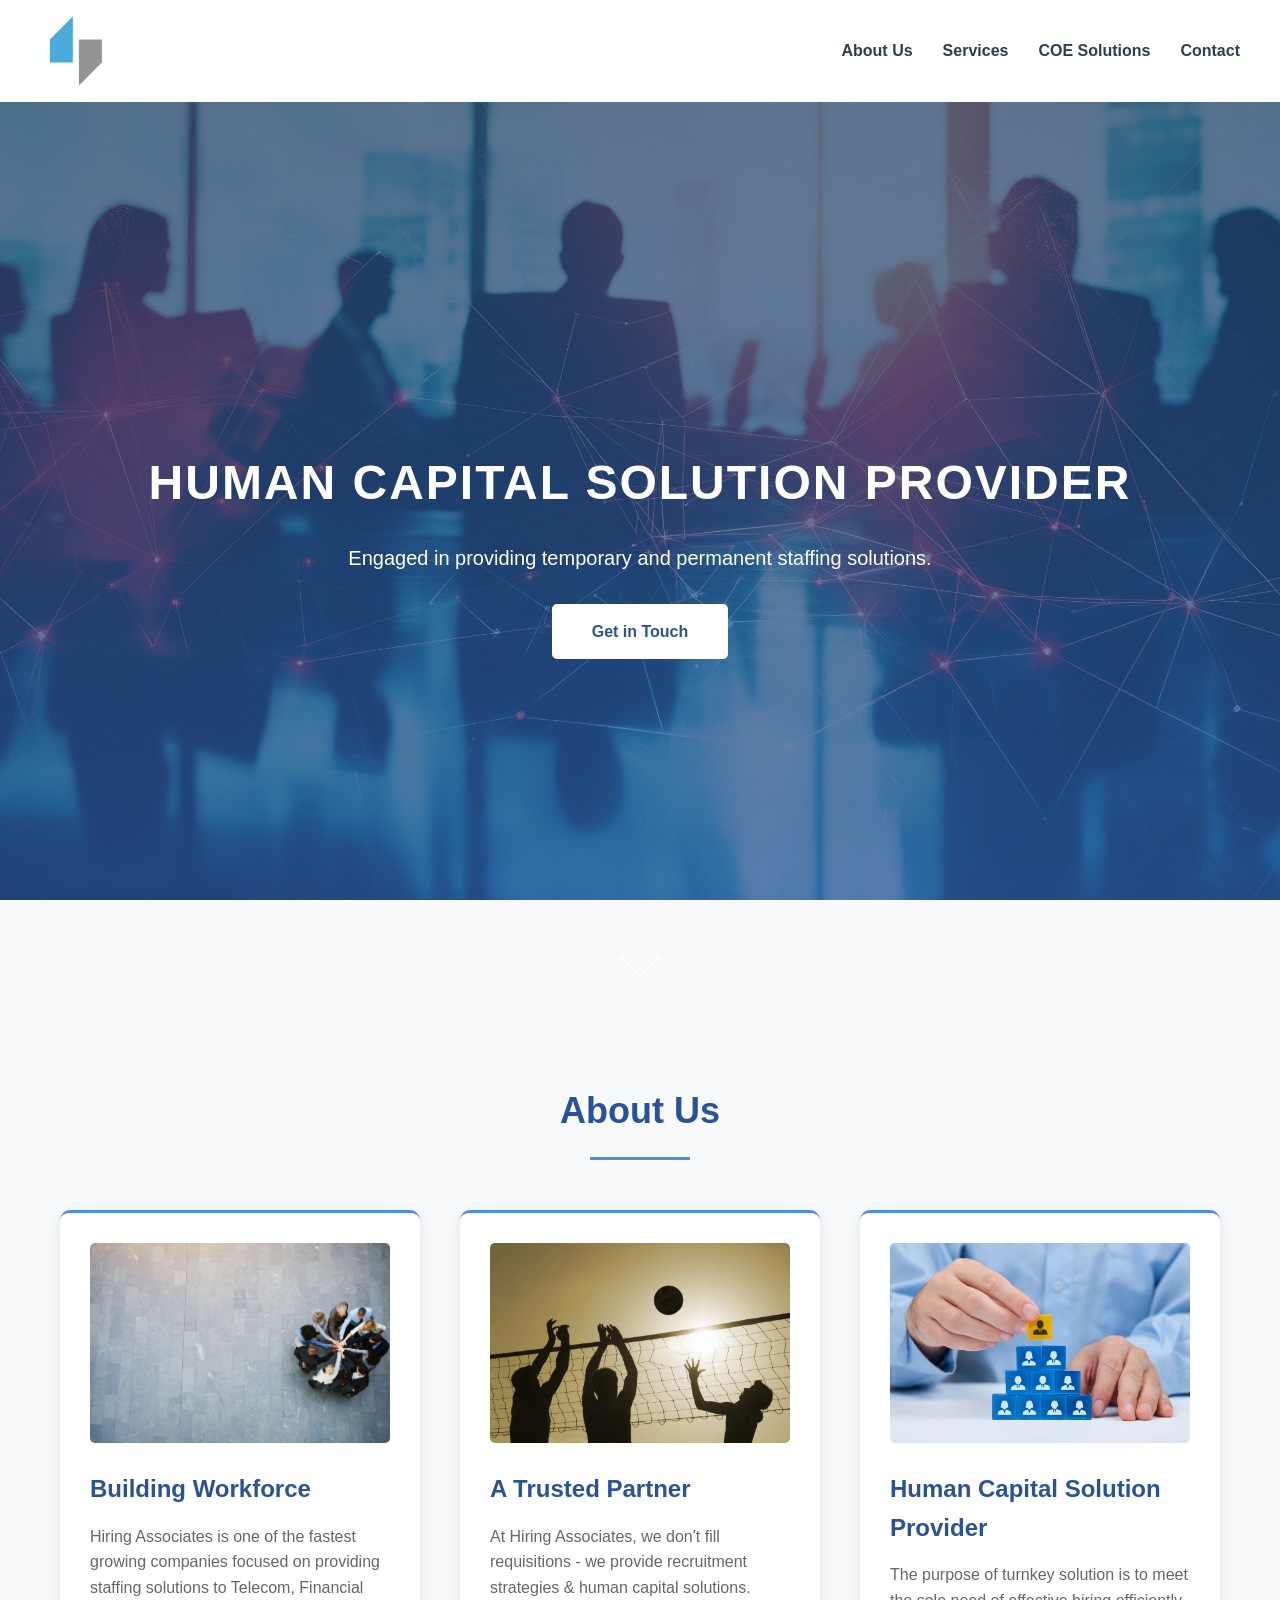
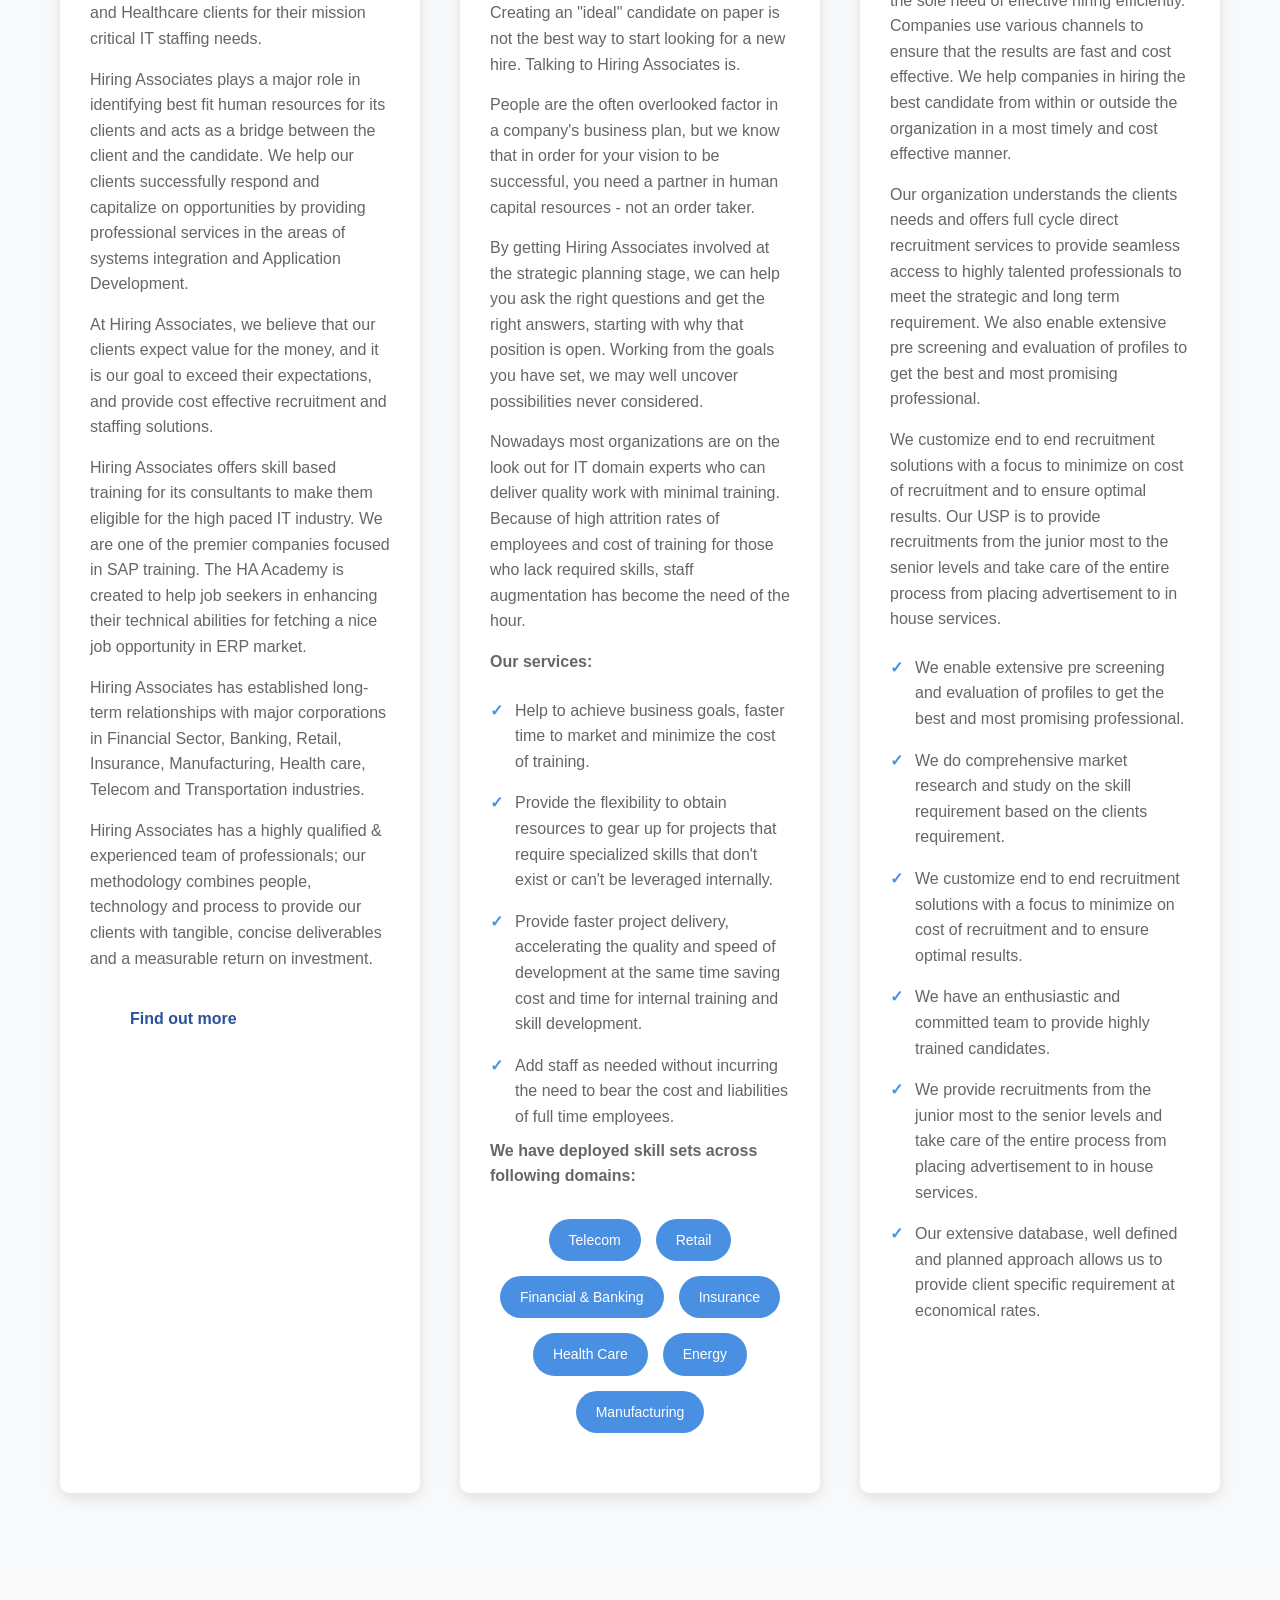
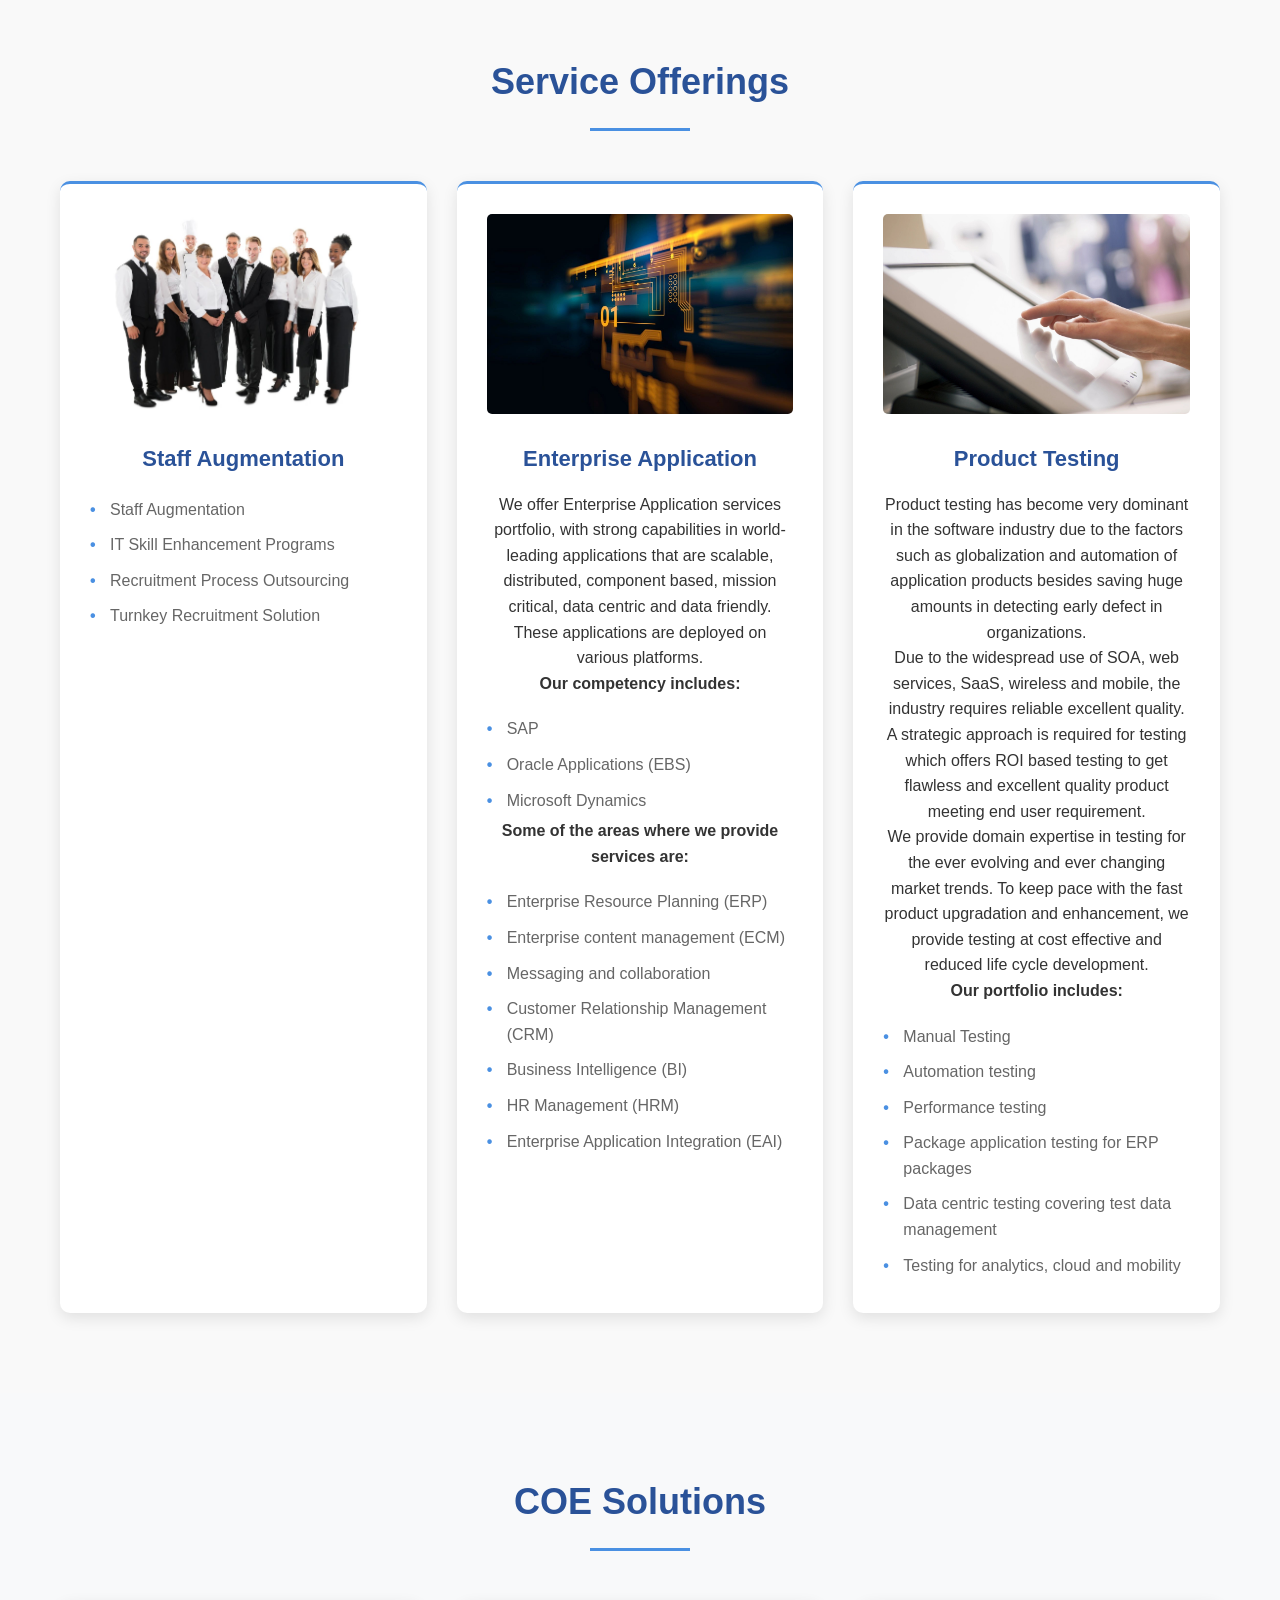
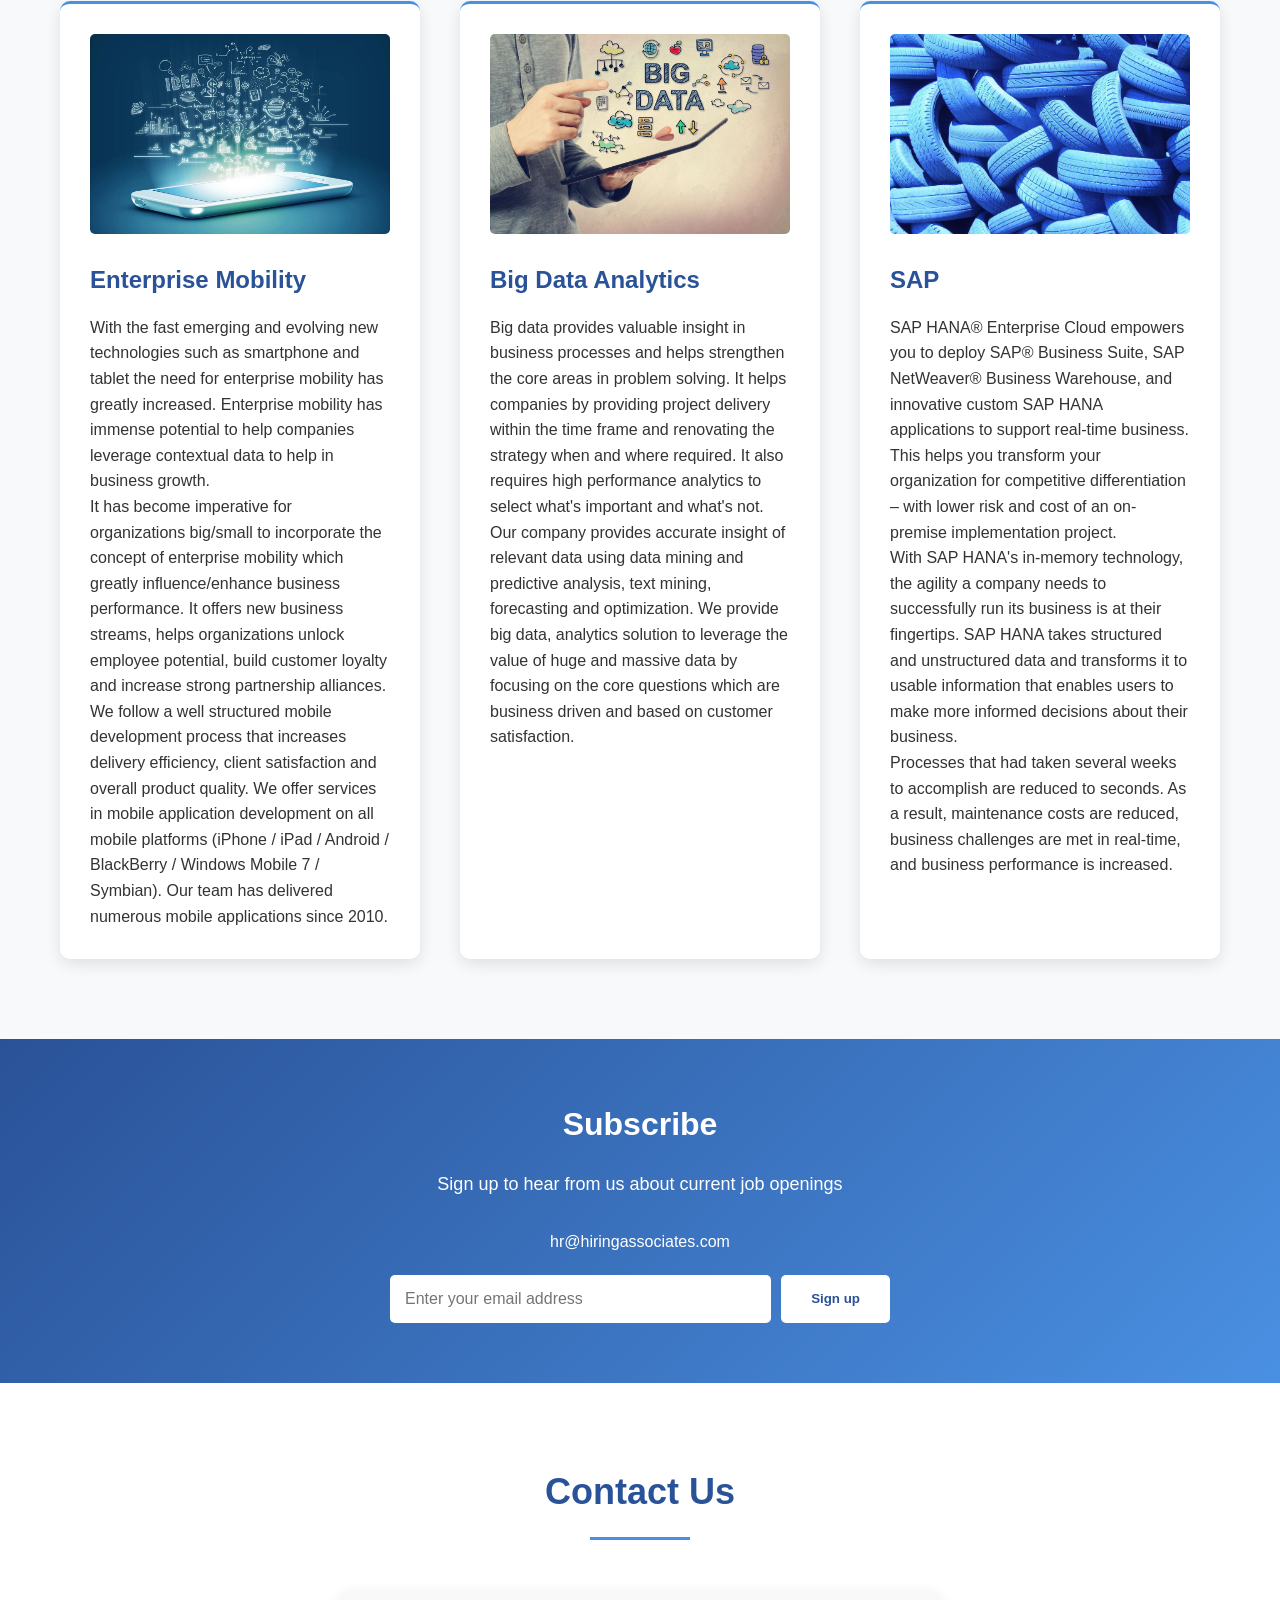
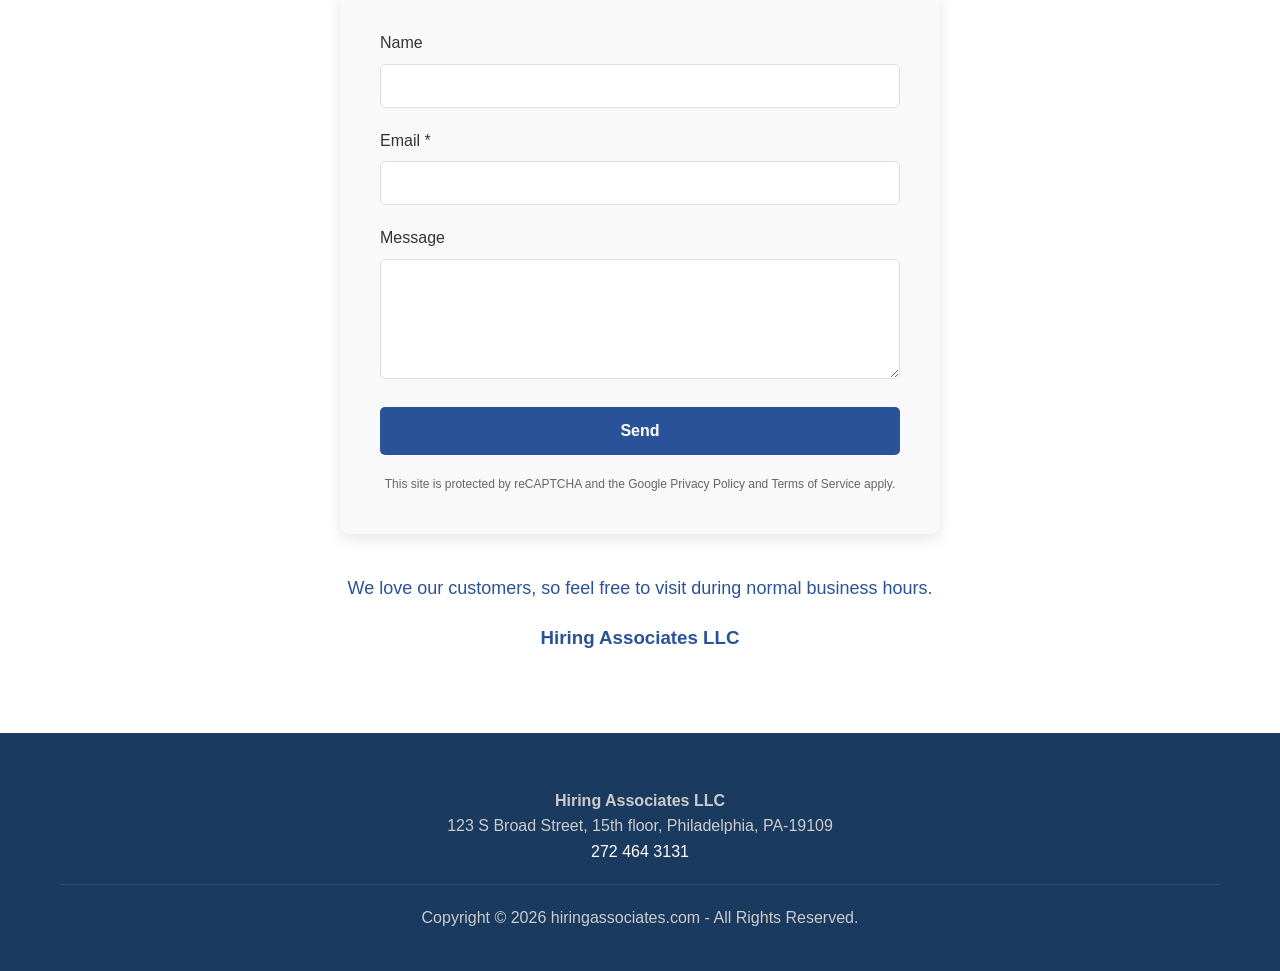
<file: index-old.html>
<!DOCTYPE html>
<html lang="en-IN">
<head>
    <meta charset="UTF-8">
    <meta http-equiv="X-UA-Compatible" content="IE=edge">
    <meta name="viewport" content="width=device-width, initial-scale=1.0">
    <title>Recruitment Strategies - Technology Jobs Hiring Recruitment</title>
    <meta name="description" content="Hiring Associates offers hiring solutions and recruitment strategies & services to build your workforce as and when needed and within the budget">
    <meta name="author" content="hiringassociates.com">
    <meta name="generator" content="Starfield Technologies; Go Daddy Website Builder 8.0.0000">
    
    <!-- Open Graph / Facebook -->
    <meta property="og:type" content="website">
    <meta property="og:url" content="https://hiringassociates.com/">
    <meta property="og:site_name" content="hiringassociates.com">
    <meta property="og:title" content="human capital solution provider">
    <meta property="og:description" content="engaged in providing temporary and permanent staffing solution. USA | UK | AUSTRALIA | CANADA">
    <meta property="og:image" content="http://img1.wsimg.com/isteam/stock/110539">
    <meta property="og:locale" content="en_IN">
    
    <!-- Twitter -->
    <meta name="twitter:card" content="summary">
    <meta name="twitter:title" content="hiringassociates.com">
    <meta name="twitter:description" content="human capital solution provider">
    <meta name="twitter:image" content="http://img1.wsimg.com/isteam/stock/110539">
    <meta name="twitter:image:alt" content="hiringassociates.com">
    
    <!-- Theme Color -->
    <meta name="theme-color" content="#6F6F6F">
    
    <link rel="stylesheet" href="styles.css">
</head>
<body>
    <!-- Header -->
    <header>
        <div class="container header-main">
            <div class="logo">
                <img src="images/logo.png" alt="Hiring Associates">
            </div>
            <nav>
                <ul>
                    <li><a href="#about">About Us</a></li>
                    <li><a href="#services">Services</a></li>
                    <li><a href="#coe">COE Solutions</a></li>
                    <li><a href="#contact">Contact</a></li>
                </ul>
            </nav>
        </div>
    </header>

    <!-- Hero Section -->
    <section class="hero">
        <div class="container">
            <h1>Human Capital Solution Provider</h1>
            <p>Engaged in providing temporary and permanent staffing solutions.</p>
            <a href="#contact" class="btn">Get in Touch</a>
        </div>
        <a href="#about" class="scroll-down" aria-label="Scroll down">
            <div class="scroll-down-arrow"></div>
        </a>
    </section>

    <!-- About Us Section -->
    <section id="about">
        <div class="container">
            <h2 class="section-title">About Us</h2>
            <div class="about-grid">
                <div class="about-card">
                    <img src="images/image18.jpg" alt="Building Workforce">
                    <h3>Building Workforce</h3>
                    <p>Hiring Associates is one of the fastest growing companies focused on providing staffing solutions to Telecom, Financial and Healthcare clients for their mission critical IT staffing needs.</p>
                    <p>Hiring Associates plays a major role in identifying best fit human resources for its clients and acts as a bridge between the client and the candidate. We help our clients successfully respond and capitalize on opportunities by providing professional services in the areas of systems integration and Application Development.</p>
                    <p>At Hiring Associates, we believe that our clients expect value for the money, and it is our goal to exceed their expectations, and provide cost effective recruitment and staffing solutions.</p>
                    <p>Hiring Associates offers skill based training for its consultants to make them eligible for the high paced IT industry. We are one of the premier companies focused in SAP training. The HA Academy is created to help job seekers in enhancing their technical abilities for fetching a nice job opportunity in ERP market.</p>
                    <p>Hiring Associates has established long-term relationships with major corporations in Financial Sector, Banking, Retail, Insurance, Manufacturing, Health care, Telecom and Transportation industries.</p>
                    <p>Hiring Associates has a highly qualified & experienced team of professionals; our methodology combines people, technology and process to provide our clients with tangible, concise deliverables and a measurable return on investment.</p>
                    <div style="margin-top: 20px;">
                        <a href="#about" class="btn" style="display: inline-block;">Find out more</a>
                    </div>
                </div>

                <div class="about-card">
                    <img src="images/image19.jpg" alt="A Trusted Partner">
                    <h3>A Trusted Partner</h3>
                    <p>At Hiring Associates, we don't fill requisitions - we provide recruitment strategies & human capital solutions. Creating an "ideal" candidate on paper is not the best way to start looking for a new hire. Talking to Hiring Associates is.</p>
                    <p>People are the often overlooked factor in a company's business plan, but we know that in order for your vision to be successful, you need a partner in human capital resources - not an order taker.</p>
                    <p>By getting Hiring Associates involved at the strategic planning stage, we can help you ask the right questions and get the right answers, starting with why that position is open. Working from the goals you have set, we may well uncover possibilities never considered.</p>
                    <p>Nowadays most organizations are on the look out for IT domain experts who can deliver quality work with minimal training. Because of high attrition rates of employees and cost of training for those who lack required skills, staff augmentation has become the need of the hour.</p>
                    <p><strong>Our services:</strong></p>
                    <ul>
                        <li>Help to achieve business goals, faster time to market and minimize the cost of training.</li>
                        <li>Provide the flexibility to obtain resources to gear up for projects that require specialized skills that don't exist or can't be leveraged internally.</li>
                        <li>Provide faster project delivery, accelerating the quality and speed of development at the same time saving cost and time for internal training and skill development.</li>
                        <li>Add staff as needed without incurring the need to bear the cost and liabilities of full time employees.</li>
                    </ul>
                    <p><strong>We have deployed skill sets across following domains:</strong></p>
                    <div class="domain-list">
                        <span class="domain-tag">Telecom</span>
                        <span class="domain-tag">Retail</span>
                        <span class="domain-tag">Financial & Banking</span>
                        <span class="domain-tag">Insurance</span>
                        <span class="domain-tag">Health Care</span>
                        <span class="domain-tag">Energy</span>
                        <span class="domain-tag">Manufacturing</span>
                    </div>
                </div>

                <div class="about-card">
                    <img src="images/image20.jpg" alt="Human Capital Solution Provider">
                    <h3>Human Capital Solution Provider</h3>
                    <p>The purpose of turnkey solution is to meet the sole need of effective hiring efficiently. Companies use various channels to ensure that the results are fast and cost effective. We help companies in hiring the best candidate from within or outside the organization in a most timely and cost effective manner.</p>
                    <p>Our organization understands the clients needs and offers full cycle direct recruitment services to provide seamless access to highly talented professionals to meet the strategic and long term requirement. We also enable extensive pre screening and evaluation of profiles to get the best and most promising professional.</p>
                    <p>We customize end to end recruitment solutions with a focus to minimize on cost of recruitment and to ensure optimal results. Our USP is to provide recruitments from the junior most to the senior levels and take care of the entire process from placing advertisement to in house services.</p>
                    <ul>
                        <li>We enable extensive pre screening and evaluation of profiles to get the best and most promising professional.</li>
                        <li>We do comprehensive market research and study on the skill requirement based on the clients requirement.</li>
                        <li>We customize end to end recruitment solutions with a focus to minimize on cost of recruitment and to ensure optimal results.</li>
                        <li>We have an enthusiastic and committed team to provide highly trained candidates.</li>
                        <li>We provide recruitments from the junior most to the senior levels and take care of the entire process from placing advertisement to in house services.</li>
                        <li>Our extensive database, well defined and planned approach allows us to provide client specific requirement at economical rates.</li>
                    </ul>
                </div>
            </div>
        </div>
    </section>

    <!-- Service Offerings Section -->
    <section id="services" style="background: #f9f9f9;">
        <div class="container">
            <h2 class="section-title">Service Offerings</h2>
            <div class="services-grid">
                <div class="service-card">
                    <img src="images/image21.jpg" alt="Staff Augmentation">
                    <h3>Staff Augmentation</h3>
                    <ul>
                        <li>Staff Augmentation</li>
                        <li>IT Skill Enhancement Programs</li>
                        <li>Recruitment Process Outsourcing</li>
                        <li>Turnkey Recruitment Solution</li>
                    </ul>
                </div>

                <div class="service-card">
                    <img src="images/image22.jpg" alt="Enterprise Application">
                    <h3>Enterprise Application</h3>
                    <p>We offer Enterprise Application services portfolio, with strong capabilities in world-leading applications that are scalable, distributed, component based, mission critical, data centric and data friendly. These applications are deployed on various platforms.</p>
                    <p><strong>Our competency includes:</strong></p>
                    <ul>
                        <li>SAP</li>
                        <li>Oracle Applications (EBS)</li>
                        <li>Microsoft Dynamics</li>
                    </ul>
                    <p><strong>Some of the areas where we provide services are:</strong></p>
                    <ul>
                        <li>Enterprise Resource Planning (ERP)</li>
                        <li>Enterprise content management (ECM)</li>
                        <li>Messaging and collaboration</li>
                        <li>Customer Relationship Management (CRM)</li>
                        <li>Business Intelligence (BI)</li>
                        <li>HR Management (HRM)</li>
                        <li>Enterprise Application Integration (EAI)</li>
                    </ul>
                </div>

                <div class="service-card">
                    <img src="images/image23.jpg" alt="Product Testing">
                    <h3>Product Testing</h3>
                    <p>Product testing has become very dominant in the software industry due to the factors such as globalization and automation of application products besides saving huge amounts in detecting early defect in organizations.</p>
                    <p>Due to the widespread use of SOA, web services, SaaS, wireless and mobile, the industry requires reliable excellent quality. A strategic approach is required for testing which offers ROI based testing to get flawless and excellent quality product meeting end user requirement.</p>
                    <p>We provide domain expertise in testing for the ever evolving and ever changing market trends. To keep pace with the fast product upgradation and enhancement, we provide testing at cost effective and reduced life cycle development.</p>
                    <p><strong>Our portfolio includes:</strong></p>
                    <ul>
                        <li>Manual Testing</li>
                        <li>Automation testing</li>
                        <li>Performance testing</li>
                        <li>Package application testing for ERP packages</li>
                        <li>Data centric testing covering test data management</li>
                        <li>Testing for analytics, cloud and mobility</li>
                    </ul>
                </div>
            </div>
        </div>
    </section>

    <!-- COE Solutions Section -->
    <section id="coe">
        <div class="container">
            <h2 class="section-title">COE Solutions</h2>
            <div class="coe-grid">
                <div class="coe-card">
                    <img src="images/image24.jpg" alt="Enterprise Mobility">
                    <h3>Enterprise Mobility</h3>
                    <p>With the fast emerging and evolving new technologies such as smartphone and tablet the need for enterprise mobility has greatly increased. Enterprise mobility has immense potential to help companies leverage contextual data to help in business growth.</p>
                    <p>It has become imperative for organizations big/small to incorporate the concept of enterprise mobility which greatly influence/enhance business performance. It offers new business streams, helps organizations unlock employee potential, build customer loyalty and increase strong partnership alliances.</p>
                    <p>We follow a well structured mobile development process that increases delivery efficiency, client satisfaction and overall product quality. We offer services in mobile application development on all mobile platforms (iPhone / iPad / Android / BlackBerry / Windows Mobile 7 / Symbian). Our team has delivered numerous mobile applications since 2010.</p>
                </div>

                <div class="coe-card">
                    <img src="images/image25.jpg" alt="Big Data Analytics">
                    <h3>Big Data Analytics</h3>
                    <p>Big data provides valuable insight in business processes and helps strengthen the core areas in problem solving. It helps companies by providing project delivery within the time frame and renovating the strategy when and where required. It also requires high performance analytics to select what's important and what's not.</p>
                    <p>Our company provides accurate insight of relevant data using data mining and predictive analysis, text mining, forecasting and optimization. We provide big data, analytics solution to leverage the value of huge and massive data by focusing on the core questions which are business driven and based on customer satisfaction.</p>
                </div>

                <div class="coe-card">
                    <img src="images/image26.jpg" alt="SAP">
                    <h3>SAP</h3>
                    <p>SAP HANA® Enterprise Cloud empowers you to deploy SAP® Business Suite, SAP NetWeaver® Business Warehouse, and innovative custom SAP HANA applications to support real-time business. This helps you transform your organization for competitive differentiation – with lower risk and cost of an on-premise implementation project.</p>
                    <p>With SAP HANA's in-memory technology, the agility a company needs to successfully run its business is at their fingertips. SAP HANA takes structured and unstructured data and transforms it to usable information that enables users to make more informed decisions about their business.</p>
                    <p>Processes that had taken several weeks to accomplish are reduced to seconds. As a result, maintenance costs are reduced, business challenges are met in real-time, and business performance is increased.</p>
                </div>
            </div>
        </div>
    </section>

    <!-- Subscribe Section -->
    <section class="subscribe">
        <div class="container">
            <h2>Subscribe</h2>
            <p>Sign up to hear from us about current job openings</p>
            <p style="font-size: 16px; margin-bottom: 20px;">hr@hiringassociates.com</p>
            <form class="subscribe-form" onsubmit="event.preventDefault(); alert('Thank you for subscribing!');">
                <input type="email" placeholder="Enter your email address" required>
                <button type="submit">Sign up</button>
            </form>
        </div>
    </section>

    <!-- Contact Section -->
    <section id="contact" class="contact">
        <div class="container">
            <h2 class="section-title">Contact Us</h2>
            <div class="contact-form">
                <form onsubmit="event.preventDefault(); alert('Thank you for your message! We will get back to you soon.');">
                    <div class="form-group">
                        <label for="name">Name</label>
                        <input type="text" id="name" name="name" required>
                    </div>
                    <div class="form-group">
                        <label for="email">Email *</label>
                        <input type="email" id="email" name="email" required>
                    </div>
                    <div class="form-group">
                        <label for="message">Message</label>
                        <textarea id="message" name="message" required></textarea>
                    </div>
                    <div class="form-group">
                        <button type="submit">Send</button>
                    </div>
                </form>
                <p style="text-align: center; margin-top: 20px; color: #666; font-size: 12px;">
                    This site is protected by reCAPTCHA and the Google Privacy Policy and Terms of Service apply.
                </p>
            </div>
            <div class="contact-info" style="text-align: center; margin-top: 40px;">
                <p style="font-size: 18px; margin-bottom: 10px;">We love our customers, so feel free to visit during normal business hours.</p>
                <h3 style="margin-top: 20px;">Hiring Associates LLC</h3>
            </div>
        </div>
    </section>

    <!-- Footer -->
    <footer>
        <div class="container">
            <div class="footer-content">
                <p class="footer-address">
                    <strong>Hiring Associates LLC</strong><br>
                    123 S Broad Street, 15th floor, Philadelphia, PA-19109<br>
                    <a href="tel:2724643131">272 464 3131</a>
                </p>
            </div>
            <div class="footer-bottom">
                <p>Copyright © <span id="copyright-year"></span> hiringassociates.com - All Rights Reserved.</p>
            </div>
        </div>
    </footer>

    <script src="script.js"></script>
</body>
</html>
</file>
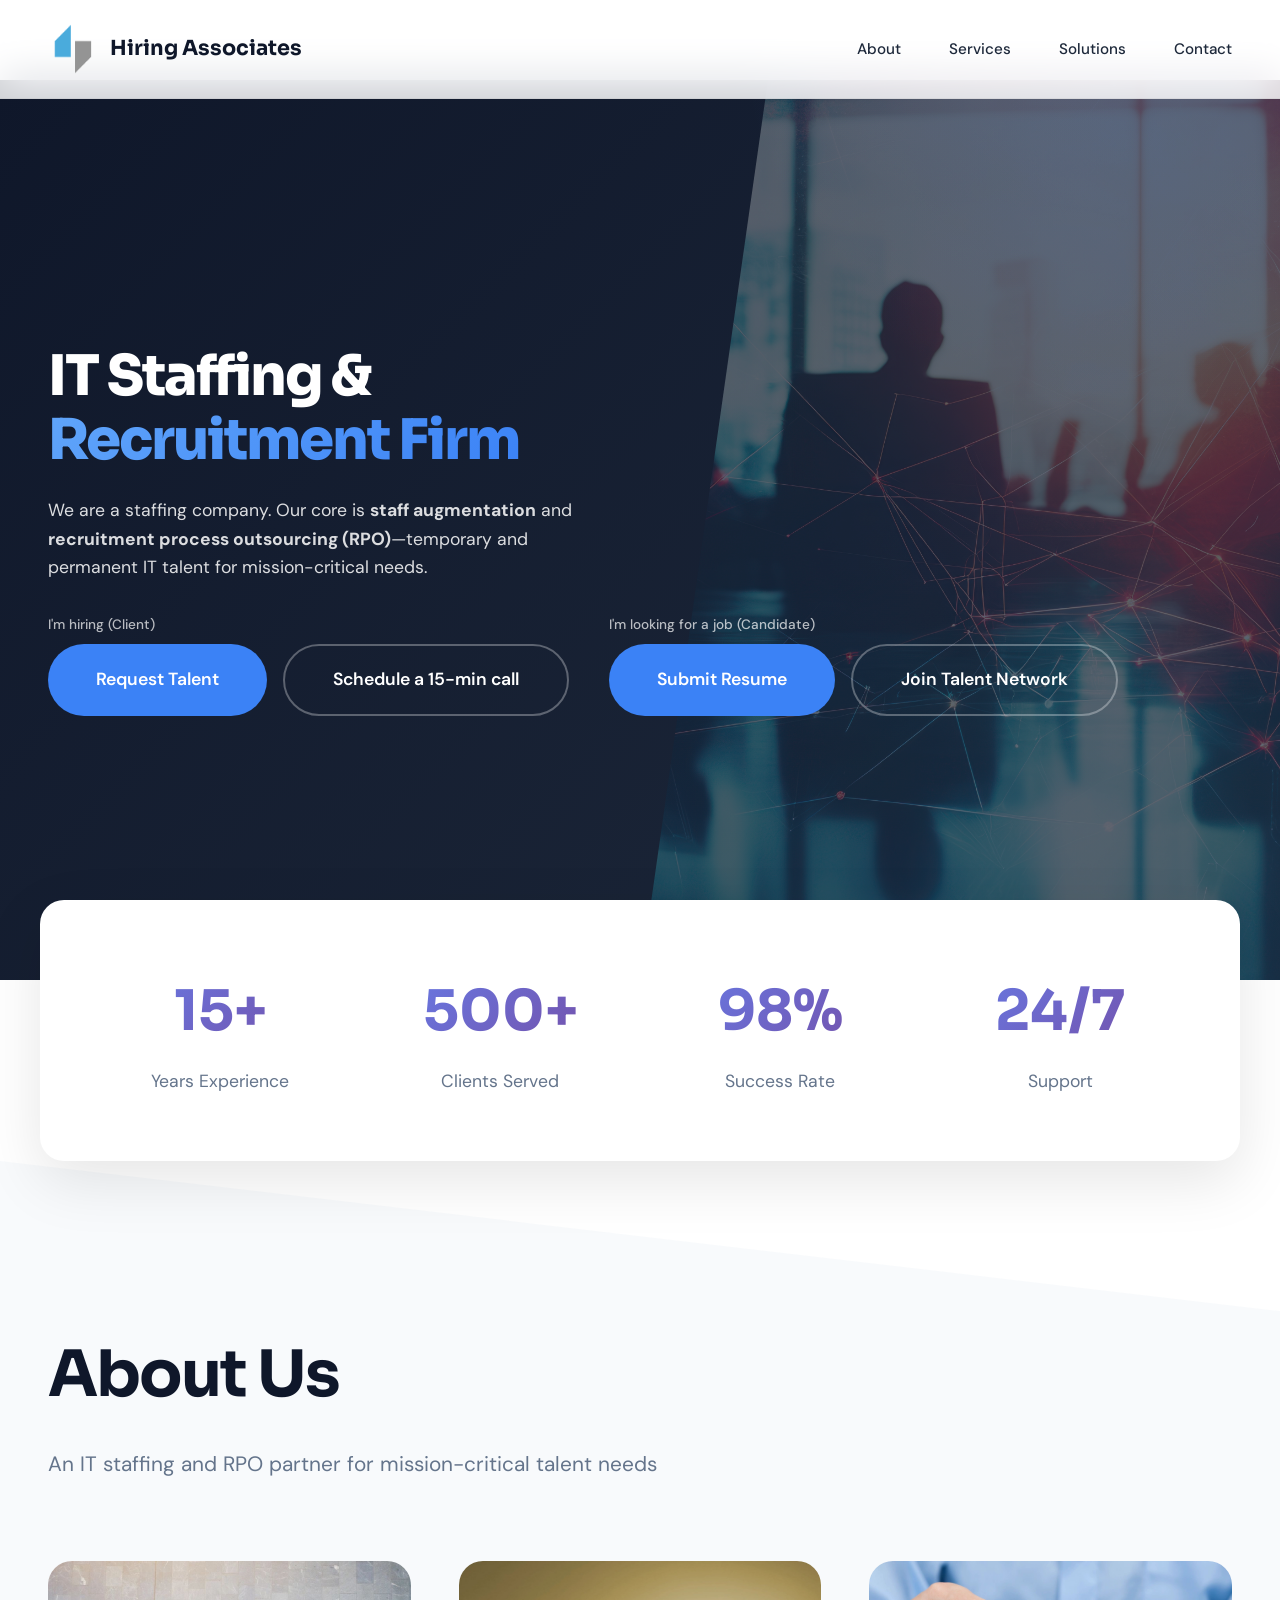
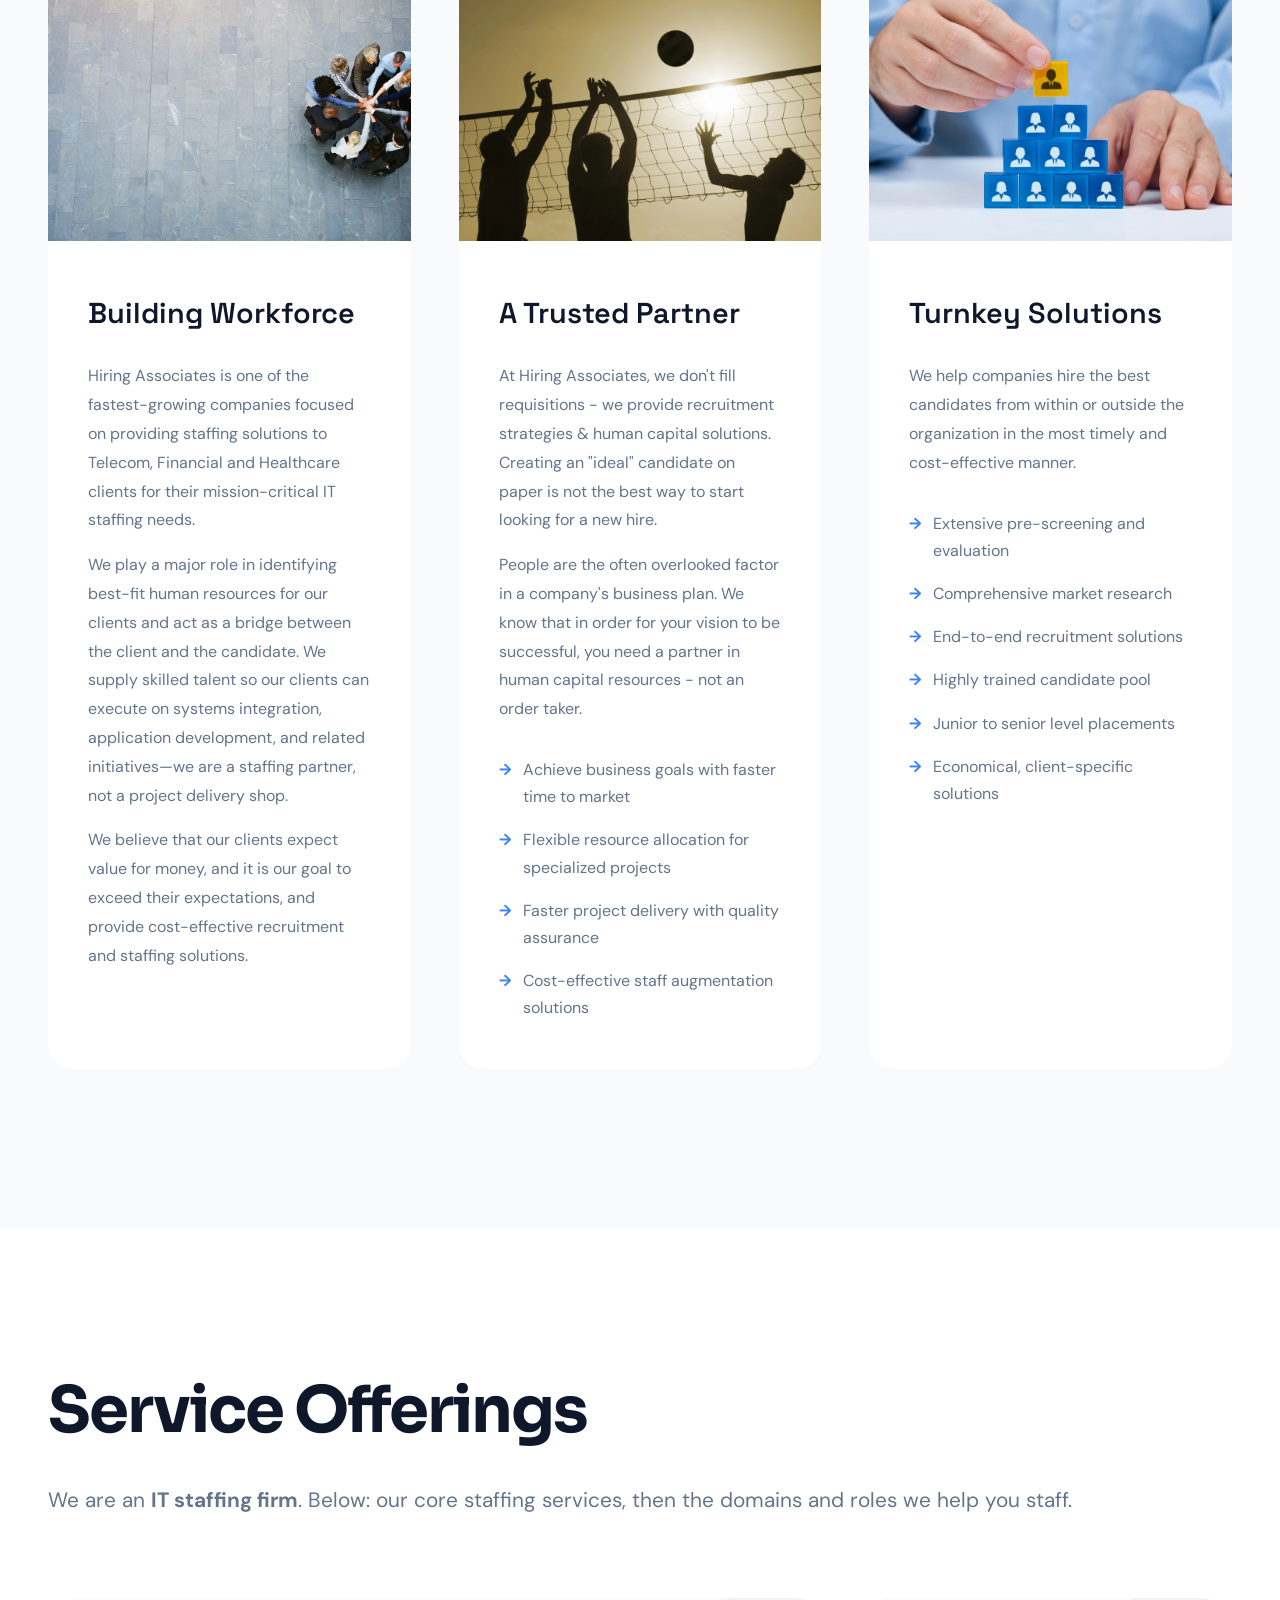
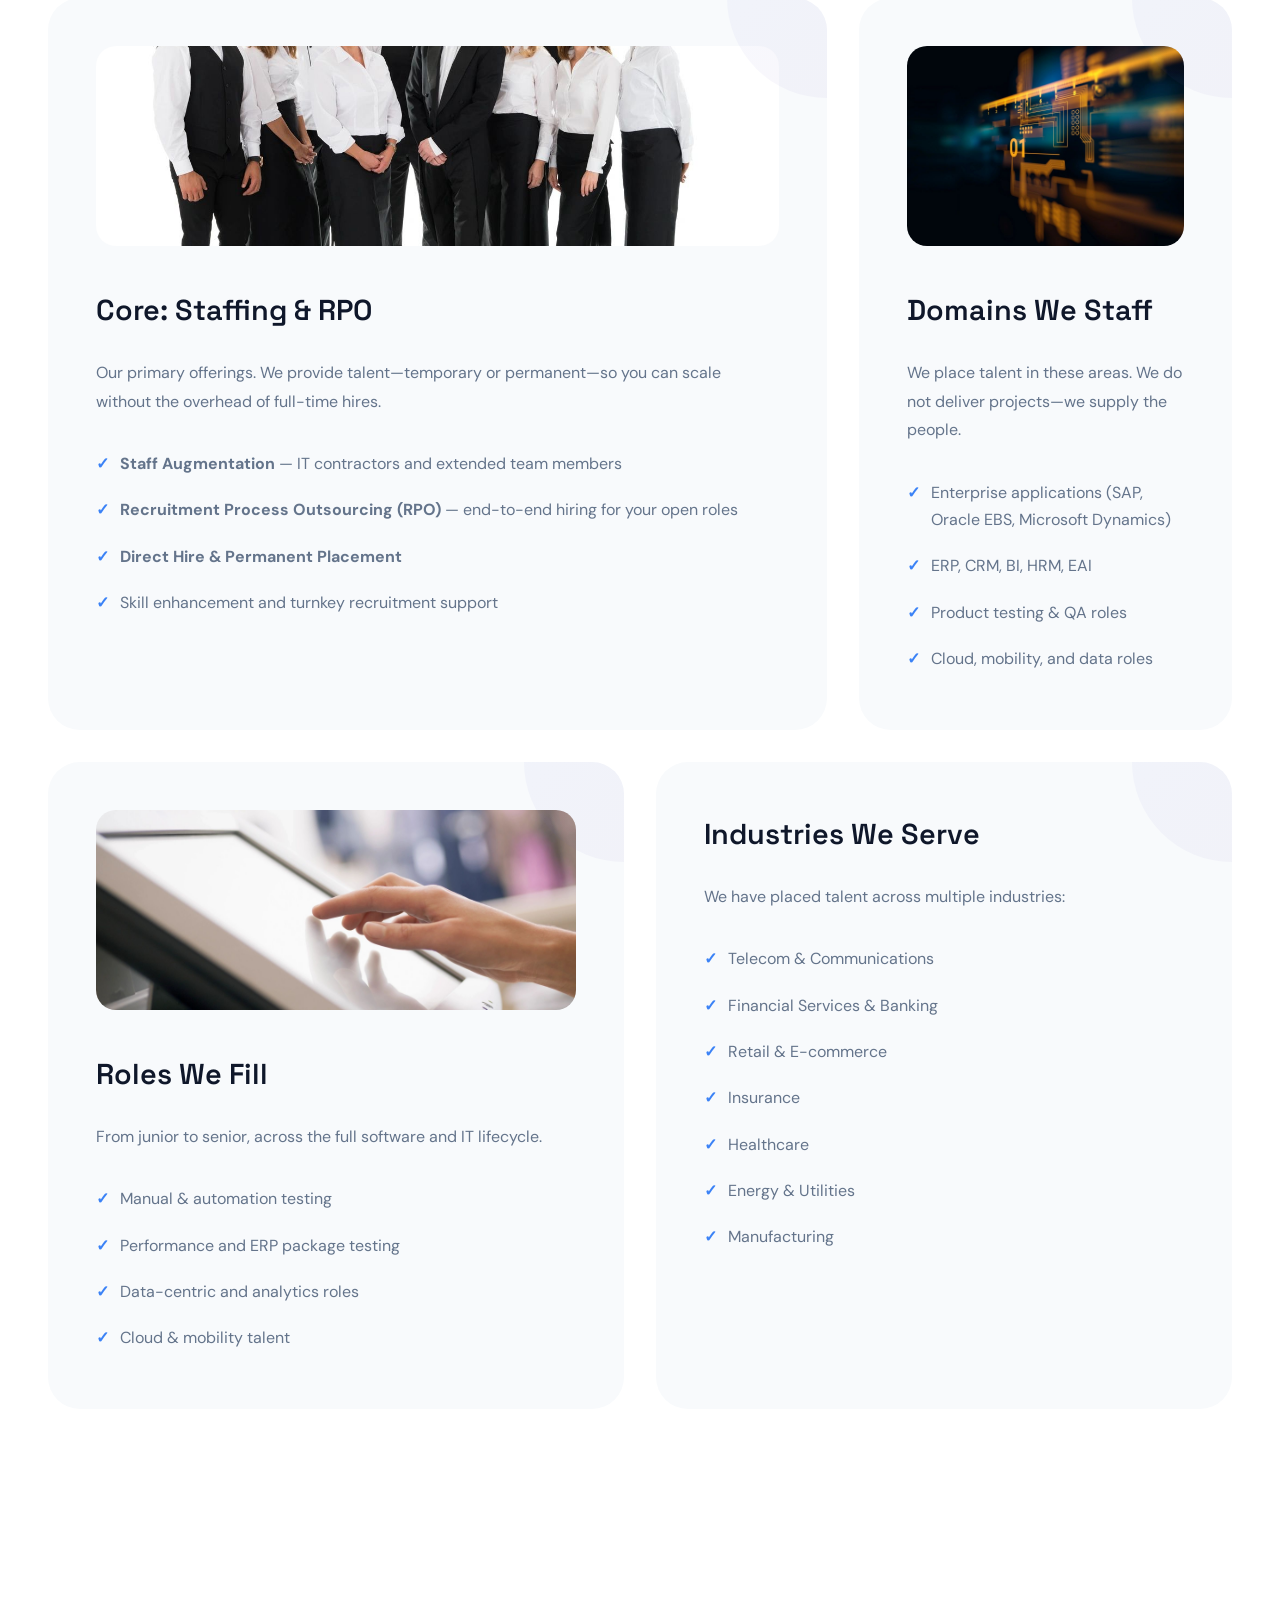
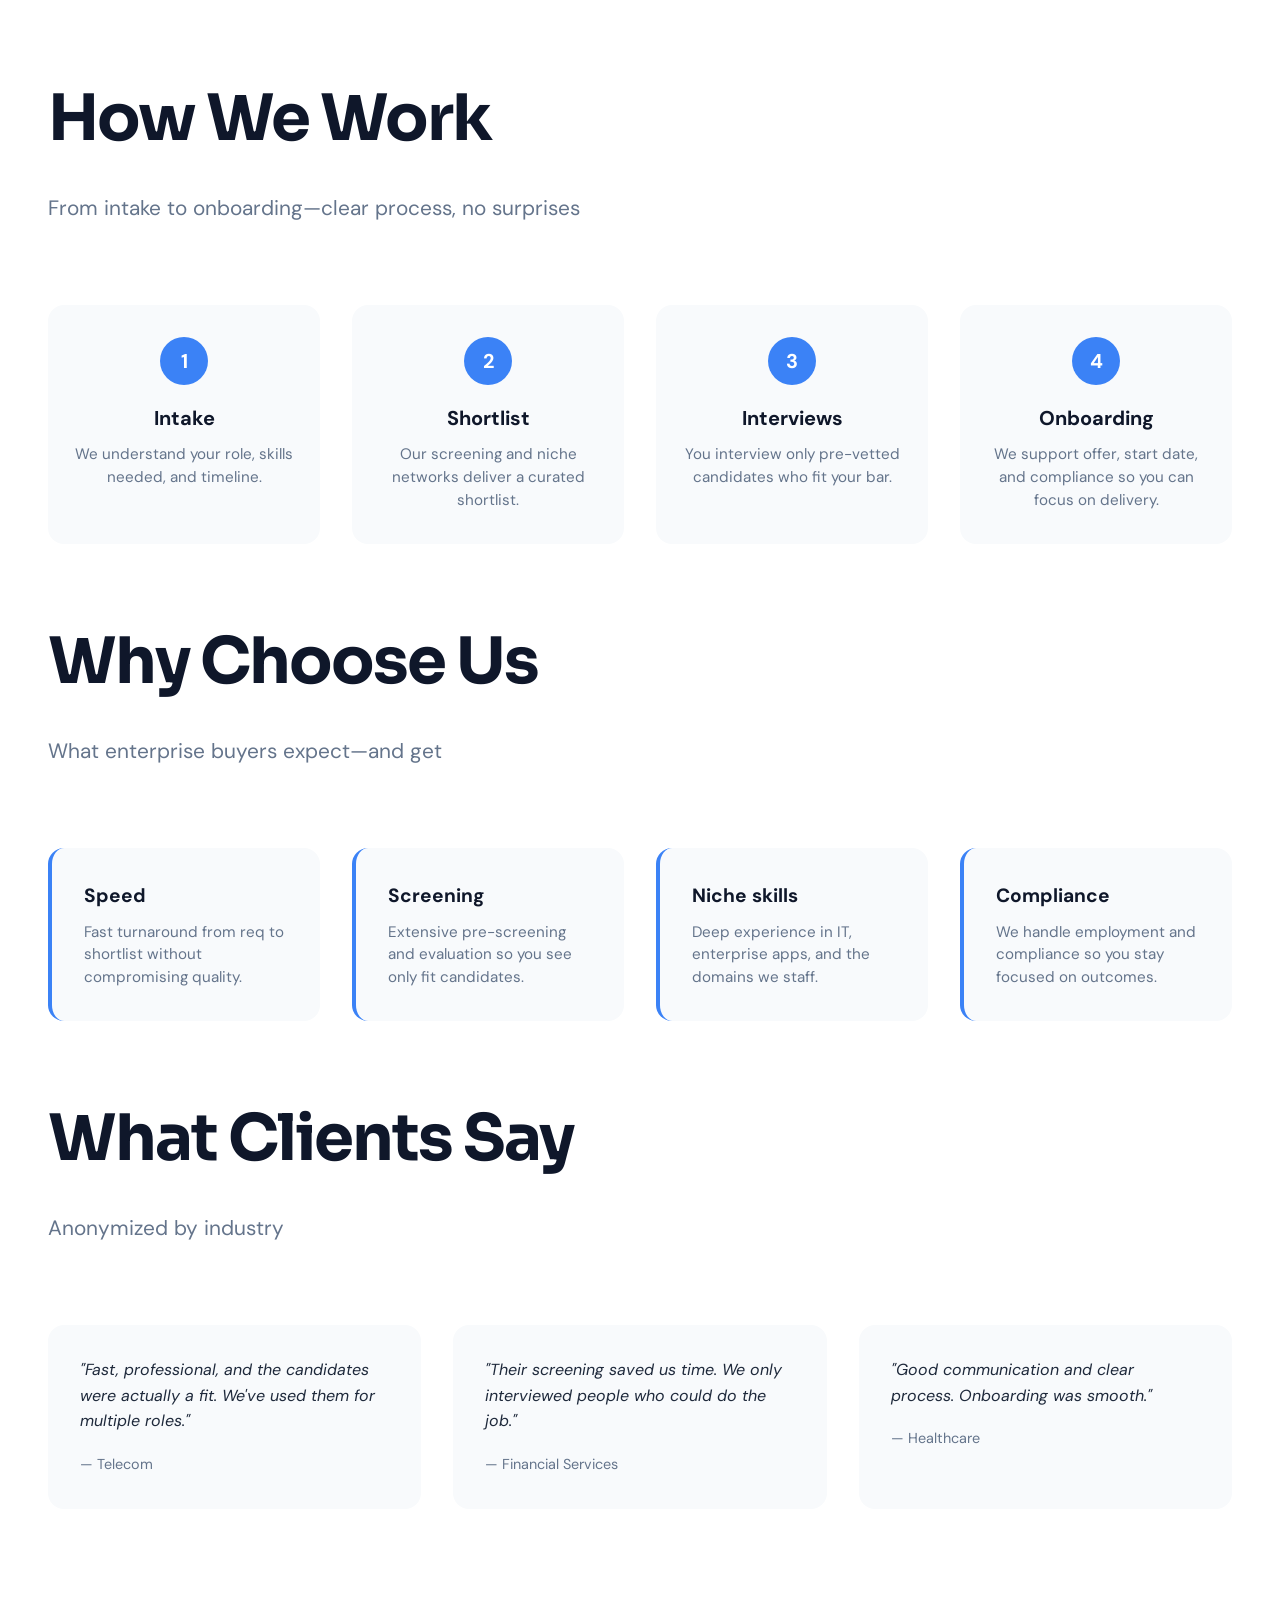
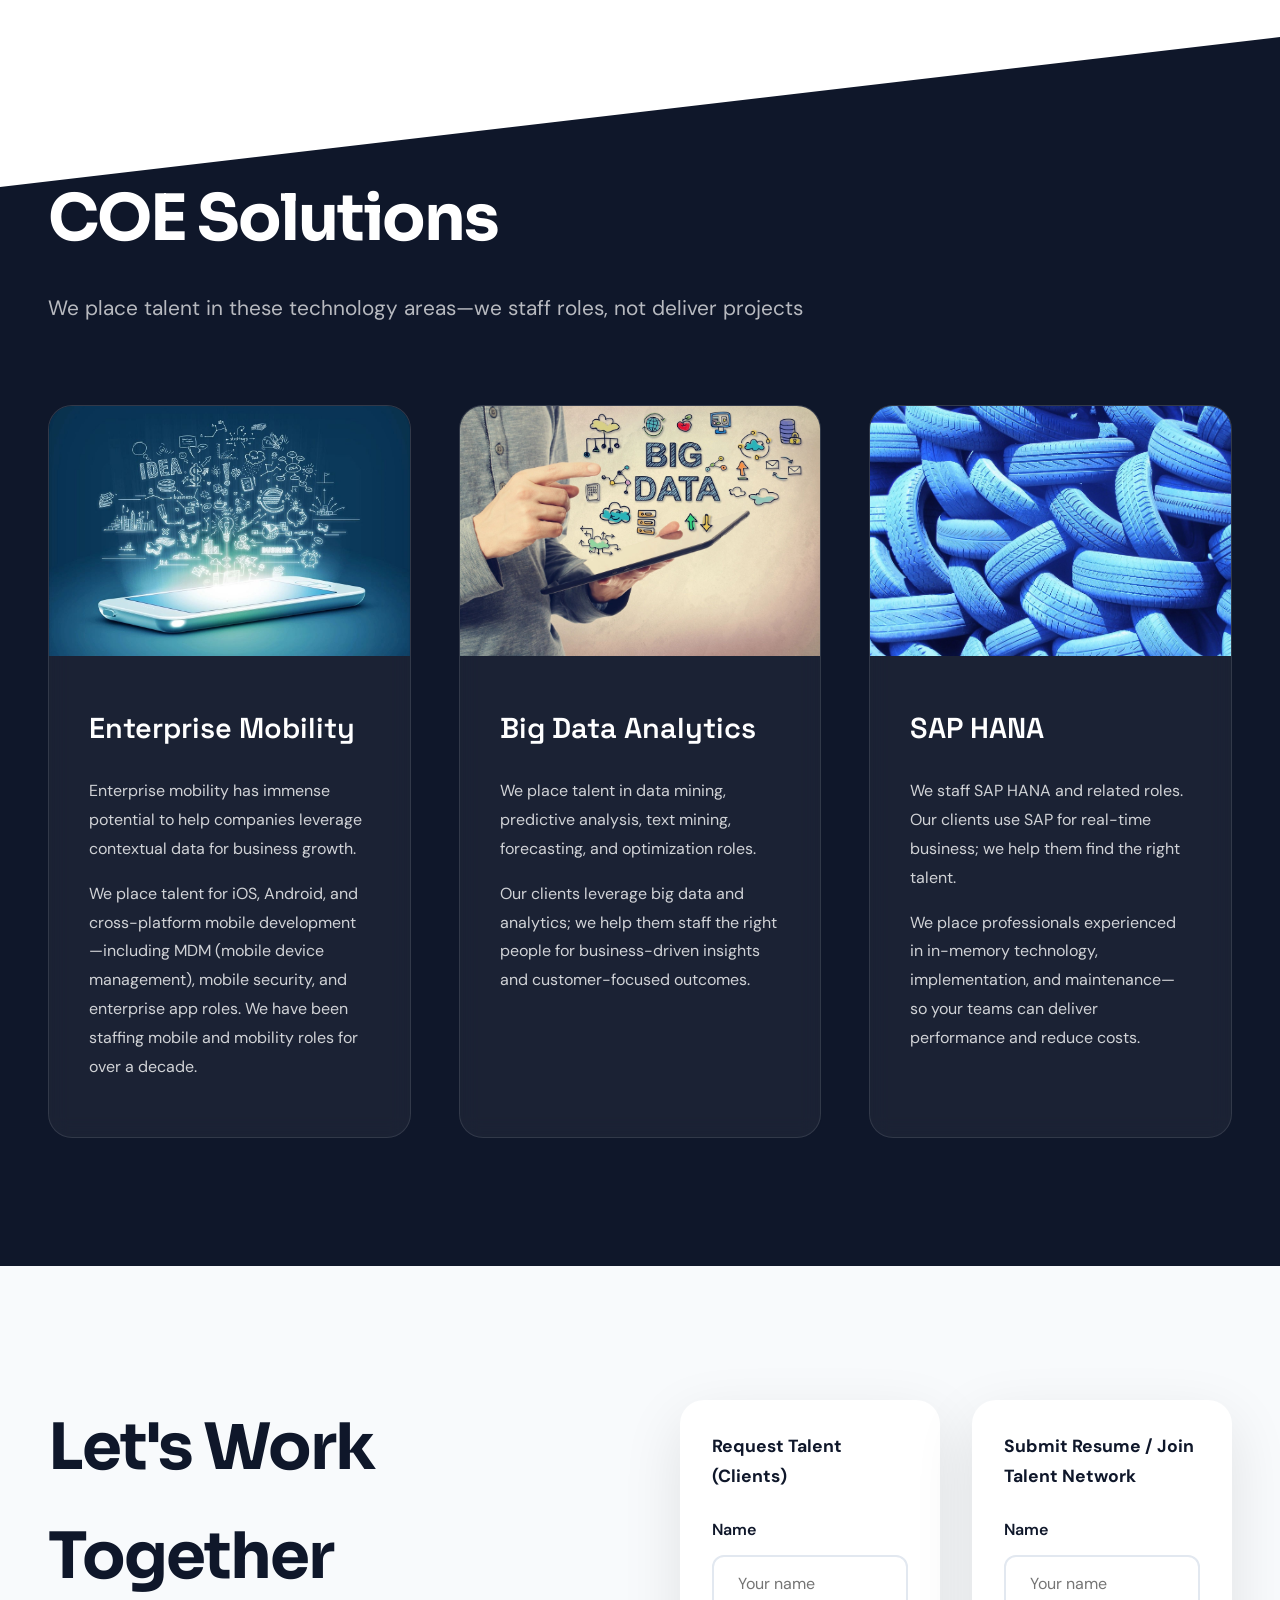
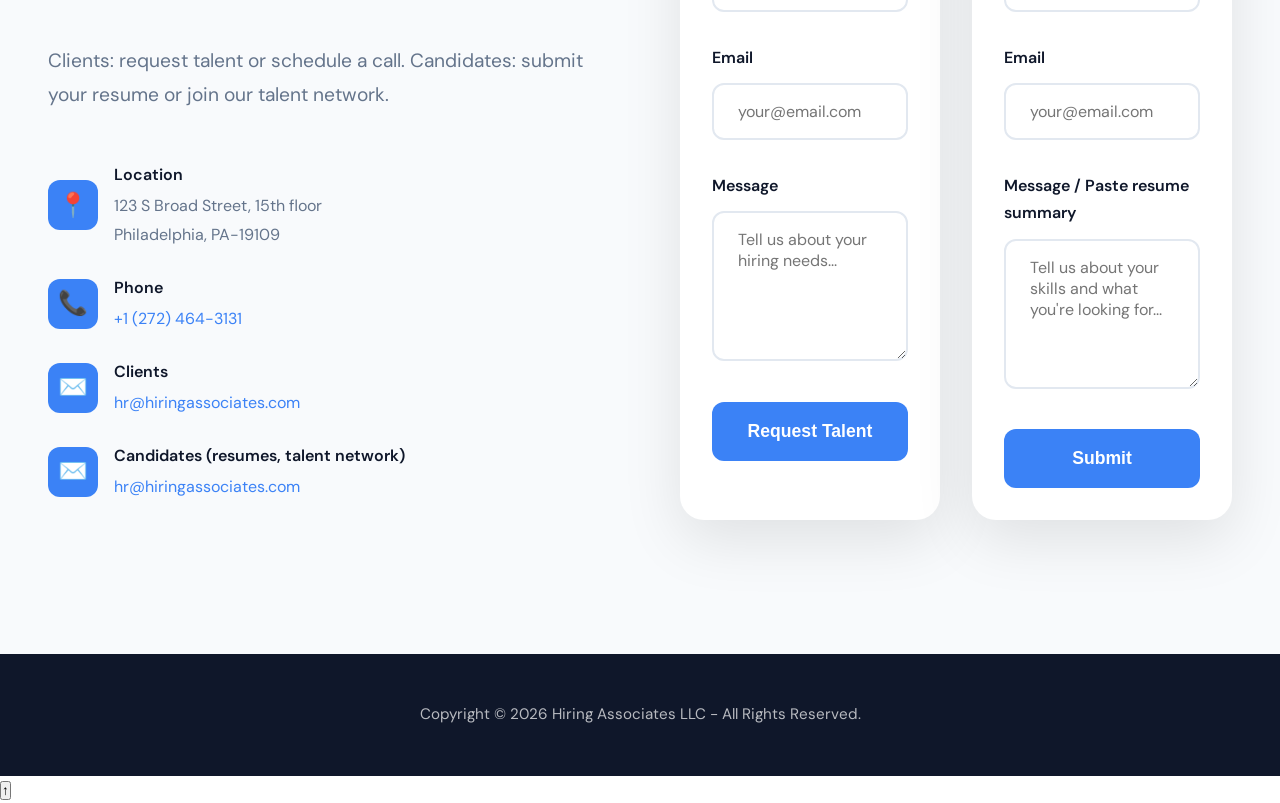
<file: index-v2-backup.html>
<!DOCTYPE html>
<html lang="en">
<head>
    <meta charset="UTF-8">
    <meta name="viewport" content="width=device-width, initial-scale=1.0">
    <title>Hiring Associates - Human Capital Solutions</title>
    <link rel="preconnect" href="https://fonts.googleapis.com">
    <link rel="preconnect" href="https://fonts.gstatic.com" crossorigin>
    <link href="https://fonts.googleapis.com/css2?family=DM+Sans:wght@400;500;700&family=Space+Grotesk:wght@300;400;500;600;700&family=Sora:wght@300;400;600;700;800&display=swap" rel="stylesheet">
    <style>
        * {
            margin: 0;
            padding: 0;
            box-sizing: border-box;
        }

        :root {
            --primary: #0F172A;
            --accent: #3B82F6;
            --accent-light: #60A5FA;
            --text: #1E293B;
            --text-light: #64748B;
            --bg: #FFFFFF;
            --bg-alt: #F8FAFC;
            --gradient-1: linear-gradient(135deg, #667eea 0%, #764ba2 100%);
            --gradient-2: linear-gradient(135deg, #f093fb 0%, #f5576c 100%);
            --gradient-3: linear-gradient(135deg, #4facfe 0%, #00f2fe 100%);
        }

        html {
            scroll-behavior: smooth;
            scroll-padding-top: 100px;
        }

        body {
            font-family: 'DM Sans', -apple-system, sans-serif;
            line-height: 1.7;
            color: var(--text);
            background: var(--bg);
            overflow-x: hidden;
        }

        /* Navigation */
        nav {
            position: fixed;
            top: 0;
            left: 0;
            right: 0;
            z-index: 1000;
            background: rgba(255, 255, 255, 0.8);
            backdrop-filter: blur(20px) saturate(180%);
            border-bottom: 1px solid rgba(0, 0, 0, 0.05);
        }

        .nav-container {
            max-width: 1400px;
            margin: 0 auto;
            padding: 1.5rem 3rem;
            display: flex;
            justify-content: space-between;
            align-items: center;
        }

        .logo {
            display: flex;
            align-items: center;
            gap: 0.75rem;
        }

        .logo img {
            height: 50px;
        }

        .logo-text {
            font-family: 'Sora', sans-serif;
            font-weight: 700;
            font-size: 1.3rem;
            color: var(--primary);
        }

        .nav-links {
            display: flex;
            gap: 3rem;
            list-style: none;
        }

        .nav-links a {
            text-decoration: none;
            color: var(--text);
            font-weight: 500;
            font-size: 0.95rem;
            transition: color 0.3s;
            position: relative;
        }

        .nav-links a::after {
            content: '';
            position: absolute;
            bottom: -5px;
            left: 0;
            width: 0;
            height: 2px;
            background: var(--accent);
            transition: width 0.3s;
        }

        .nav-links a:hover {
            color: var(--accent);
        }

        .nav-links a:hover::after {
            width: 100%;
        }

        /* Hero Section - Full screen with diagonal split */
        .hero {
            min-height: 100vh;
            display: flex;
            align-items: center;
            position: relative;
            overflow: hidden;
            background: linear-gradient(135deg, #0F172A 0%, #1E293B 100%);
            margin-top: 80px;
        }

        .hero::before {
            content: '';
            position: absolute;
            top: 0;
            right: 0;
            width: 50%;
            height: 100%;
            background: url('images/hero-banner.jpeg') center/cover;
            clip-path: polygon(20% 0, 100% 0, 100% 100%, 0% 100%);
            opacity: 0.3;
        }

        .hero::after {
            content: '';
            position: absolute;
            top: -50%;
            right: -20%;
            width: 800px;
            height: 800px;
            background: radial-gradient(circle, rgba(59, 130, 246, 0.15) 0%, transparent 70%);
            border-radius: 50%;
            animation: float 20s ease-in-out infinite;
        }

        @keyframes float {
            0%, 100% { transform: translate(0, 0) scale(1); }
            50% { transform: translate(-50px, 50px) scale(1.1); }
        }

        .hero-content {
            max-width: 1400px;
            margin: 0 auto 0 0;
            padding: 0 3rem;
            position: relative;
            z-index: 2;
            text-align: left;
        }

        .hero h1 {
            font-family: 'Sora', sans-serif;
            font-size: clamp(2rem, 5vw, 3.5rem);
            font-weight: 800;
            line-height: 1.15;
            color: #FFFFFF;
            margin-bottom: 1.5rem;
            letter-spacing: -2px;
        }

        .hero h1 span {
            background: linear-gradient(135deg, #60A5FA 0%, #3B82F6 100%);
            -webkit-background-clip: text;
            -webkit-text-fill-color: transparent;
            background-clip: text;
        }

        .hero p {
            font-size: 1.1rem;
            color: rgba(255, 255, 255, 0.85);
            max-width: 560px;
            margin-bottom: 2rem;
            font-weight: 400;
            line-height: 1.6;
        }

        .cta-split {
            display: flex;
            gap: 2.5rem;
            flex-wrap: wrap;
        }
        .cta-path {
            display: flex;
            flex-direction: column;
            gap: 0.5rem;
        }
        .cta-label {
            font-size: 0.85rem;
            color: rgba(255, 255, 255, 0.7);
            font-weight: 500;
        }
        .cta-group {
            display: flex;
            gap: 1rem;
            flex-wrap: wrap;
        }

        .btn-primary {
            padding: 1.2rem 3rem;
            background: var(--accent);
            color: white;
            text-decoration: none;
            border-radius: 50px;
            font-weight: 600;
            font-size: 1.1rem;
            transition: all 0.3s;
            display: inline-flex;
            align-items: center;
            gap: 0.5rem;
        }

        .btn-primary:hover {
            background: var(--accent-light);
            transform: translateY(-2px);
            box-shadow: 0 20px 40px rgba(59, 130, 246, 0.3);
        }

        .btn-secondary {
            padding: 1.2rem 3rem;
            background: transparent;
            color: white;
            text-decoration: none;
            border-radius: 50px;
            font-weight: 600;
            font-size: 1.1rem;
            border: 2px solid rgba(255, 255, 255, 0.3);
            transition: all 0.3s;
        }

        .btn-secondary:hover {
            background: rgba(255, 255, 255, 0.1);
            border-color: rgba(255, 255, 255, 0.5);
        }

        /* Stats Section - Overlapping */
        .stats {
            background: white;
            margin: -80px auto 0;
            max-width: 1200px;
            position: relative;
            z-index: 10;
            border-radius: 24px;
            padding: 4rem;
            box-shadow: 0 20px 60px rgba(0, 0, 0, 0.1);
            display: grid;
            grid-template-columns: repeat(auto-fit, minmax(200px, 1fr));
            gap: 3rem;
        }

        .stat-item {
            text-align: center;
        }

        .stat-item h3 {
            font-family: 'Sora', sans-serif;
            font-size: 3.5rem;
            font-weight: 700;
            background: var(--gradient-1);
            -webkit-background-clip: text;
            -webkit-text-fill-color: transparent;
            background-clip: text;
            margin-bottom: 0.5rem;
        }

        .stat-item p {
            color: var(--text-light);
            font-size: 1.1rem;
        }

        /* About Section - Diagonal layout */
        .about {
            padding: 10rem 3rem;
            background: var(--bg-alt);
            position: relative;
            overflow: hidden;
        }

        .about::before {
            content: '';
            position: absolute;
            top: 0;
            left: 0;
            right: 0;
            height: 150px;
            background: white;
            clip-path: polygon(0 0, 100% 0, 100% 100%, 0 0);
        }

        .about-container {
            max-width: 1400px;
            margin: 0 auto;
        }

        .section-title {
            font-family: 'Sora', sans-serif;
            font-size: clamp(2.5rem, 5vw, 4rem);
            font-weight: 700;
            color: var(--primary);
            margin-bottom: 1rem;
            letter-spacing: -2px;
        }

        .section-subtitle {
            font-size: 1.3rem;
            color: var(--text-light);
            margin-bottom: 5rem;
        }

        .about-grid {
            display: grid;
            grid-template-columns: repeat(auto-fit, minmax(350px, 1fr));
            gap: 3rem;
        }

        .about-card {
            background: white;
            border-radius: 24px;
            overflow: hidden;
            position: relative;
            transition: all 0.5s cubic-bezier(0.175, 0.885, 0.32, 1.275);
        }

        .about-card:hover {
            transform: translateY(-20px);
        }

        .about-card::before {
            content: '';
            position: absolute;
            top: 0;
            left: 0;
            right: 0;
            height: 6px;
            background: var(--gradient-1);
            transform: scaleX(0);
            transform-origin: left;
            transition: transform 0.5s;
        }

        .about-card:hover::before {
            transform: scaleX(1);
        }

        .about-card-image {
            width: 100%;
            height: 280px;
            object-fit: cover;
            position: relative;
        }

        .about-card-content {
            padding: 2.5rem;
        }

        .about-card h3 {
            font-family: 'Space Grotesk', sans-serif;
            font-size: 1.8rem;
            font-weight: 600;
            margin-bottom: 1.5rem;
            color: var(--primary);
        }

        .about-card p {
            color: var(--text-light);
            line-height: 1.8;
            margin-bottom: 1rem;
        }

        .about-card ul {
            list-style: none;
            margin-top: 1.5rem;
        }

        .about-card ul li {
            padding: 0.5rem 0;
            padding-left: 1.5rem;
            position: relative;
            color: var(--text-light);
        }

        .about-card ul li::before {
            content: '→';
            position: absolute;
            left: 0;
            color: var(--accent);
            font-weight: 700;
        }

        /* Services Section - Bento Box Layout */
        .services {
            padding: 8rem 3rem;
            background: white;
            position: relative;
        }

        .services-container {
            max-width: 1400px;
            margin: 0 auto;
        }

        .bento-grid {
            display: grid;
            grid-template-columns: repeat(12, 1fr);
            gap: 2rem;
            margin-top: 4rem;
        }

        .bento-item {
            background: var(--bg-alt);
            border-radius: 32px;
            padding: 3rem;
            position: relative;
            overflow: hidden;
            transition: all 0.5s;
        }

        .bento-item:hover {
            transform: scale(1.02);
            box-shadow: 0 30px 60px rgba(0, 0, 0, 0.1);
        }

        .bento-item.large {
            grid-column: span 8;
        }

        .bento-item.medium {
            grid-column: span 4;
        }

        .bento-item.small {
            grid-column: span 6;
        }

        .bento-item::before {
            content: '';
            position: absolute;
            top: 0;
            right: 0;
            width: 200px;
            height: 200px;
            background: var(--gradient-1);
            opacity: 0.05;
            border-radius: 50%;
            transform: translate(50%, -50%);
        }

        .bento-item img {
            width: 100%;
            height: 200px;
            object-fit: cover;
            border-radius: 20px;
            margin-bottom: 2rem;
        }

        .bento-item h3 {
            font-family: 'Space Grotesk', sans-serif;
            font-size: 1.8rem;
            font-weight: 600;
            margin-bottom: 1.5rem;
            color: var(--primary);
        }

        .bento-item p {
            color: var(--text-light);
            line-height: 1.8;
            margin-bottom: 1rem;
        }

        .bento-item ul {
            list-style: none;
            margin-top: 1.5rem;
        }

        .bento-item ul li {
            padding: 0.6rem 0;
            padding-left: 1.5rem;
            position: relative;
            color: var(--text-light);
        }

        .bento-item ul li::before {
            content: '✓';
            position: absolute;
            left: 0;
            color: var(--accent);
            font-weight: 700;
        }

        /* COE Section - Diagonal with image */
        .coe {
            padding: 8rem 3rem;
            background: var(--primary);
            color: white;
            position: relative;
            overflow: hidden;
        }

        .coe::before {
            content: '';
            position: absolute;
            top: 0;
            left: 0;
            right: 0;
            height: 150px;
            background: white;
            clip-path: polygon(0 0, 100% 0, 100% 0, 0 100%);
        }

        .coe-container {
            max-width: 1400px;
            margin: 0 auto;
            position: relative;
            z-index: 2;
        }

        .coe .section-title {
            color: white;
        }

        .coe .section-subtitle {
            color: rgba(255, 255, 255, 0.7);
        }

        .coe-grid {
            display: grid;
            grid-template-columns: repeat(auto-fit, minmax(350px, 1fr));
            gap: 3rem;
            margin-top: 4rem;
        }

        .coe-card {
            background: rgba(255, 255, 255, 0.05);
            backdrop-filter: blur(10px);
            border: 1px solid rgba(255, 255, 255, 0.1);
            border-radius: 24px;
            overflow: hidden;
            transition: all 0.5s;
        }

        .coe-card:hover {
            background: rgba(255, 255, 255, 0.08);
            transform: translateY(-10px);
        }

        .coe-card img {
            width: 100%;
            height: 250px;
            object-fit: cover;
        }

        .coe-card-content {
            padding: 2.5rem;
        }

        .coe-card h3 {
            font-family: 'Space Grotesk', sans-serif;
            font-size: 1.8rem;
            font-weight: 600;
            margin-bottom: 1.5rem;
        }

        .coe-card p {
            color: rgba(255, 255, 255, 0.8);
            line-height: 1.8;
            margin-bottom: 1rem;
        }

        /* Contact Section - Modern split */
        .contact {
            padding: 8rem 3rem;
            background: var(--bg-alt);
        }

        .contact-container {
            max-width: 1200px;
            margin: 0 auto;
            display: grid;
            grid-template-columns: 1fr 1fr;
            gap: 5rem;
            align-items: center;
        }

        .contact-info h2 {
            font-family: 'Sora', sans-serif;
            font-size: clamp(2.5rem, 5vw, 4rem);
            font-weight: 700;
            color: var(--primary);
            margin-bottom: 2rem;
            letter-spacing: -2px;
        }

        .contact-info p {
            font-size: 1.2rem;
            color: var(--text-light);
            margin-bottom: 3rem;
            line-height: 1.8;
        }

        .contact-details {
            margin-top: 2rem;
        }

        .contact-detail {
            display: flex;
            align-items: center;
            gap: 1rem;
            margin-bottom: 1.5rem;
        }

        .contact-icon {
            width: 50px;
            height: 50px;
            border-radius: 12px;
            background: var(--accent);
            display: flex;
            align-items: center;
            justify-content: center;
            font-size: 1.5rem;
            color: white;
        }

        .contact-detail-text h4 {
            font-weight: 600;
            margin-bottom: 0.25rem;
            color: var(--primary);
        }

        .contact-detail-text p {
            margin: 0;
            font-size: 1rem;
        }

        .contact-detail-text a {
            color: var(--accent);
            text-decoration: none;
        }

        .contact-forms-split {
            display: grid;
            grid-template-columns: 1fr 1fr;
            gap: 2rem;
        }
        .contact-form-block {
            background: white;
            padding: 2rem;
            border-radius: 24px;
            box-shadow: 0 20px 60px rgba(0, 0, 0, 0.1);
        }
        .contact-form-block h3 {
            font-size: 1.1rem;
            margin-bottom: 1.5rem;
            color: var(--primary);
        }
        .contact-form {
            background: white;
            padding: 3rem;
            border-radius: 24px;
            box-shadow: 0 20px 60px rgba(0, 0, 0, 0.1);
        }

        .form-group {
            margin-bottom: 2rem;
        }

        .form-group label {
            display: block;
            margin-bottom: 0.75rem;
            font-weight: 600;
            color: var(--primary);
        }

        .form-group input,
        .form-group textarea {
            width: 100%;
            padding: 1rem 1.5rem;
            border: 2px solid #E2E8F0;
            border-radius: 12px;
            font-family: inherit;
            font-size: 1rem;
            transition: all 0.3s;
        }

        .form-group input:focus,
        .form-group textarea:focus {
            outline: none;
            border-color: var(--accent);
        }

        .form-group textarea {
            resize: vertical;
            min-height: 150px;
        }

        .submit-btn {
            width: 100%;
            padding: 1.2rem;
            background: var(--accent);
            color: white;
            border: none;
            border-radius: 12px;
            font-size: 1.1rem;
            font-weight: 600;
            cursor: pointer;
            transition: all 0.3s;
        }

        .submit-btn:hover {
            background: var(--accent-light);
            transform: translateY(-2px);
            box-shadow: 0 10px 30px rgba(59, 130, 246, 0.3);
        }

        /* Footer */
        footer {
            background: var(--primary);
            color: rgba(255, 255, 255, 0.7);
            padding: 3rem;
            text-align: center;
        }

        footer p {
            font-size: 0.95rem;
        }

        /* Trust: How we work, Differentiators, Testimonials */
        .trust {
            padding: 8rem 3rem;
            background: white;
        }
        .trust-container {
            max-width: 1200px;
            margin: 0 auto;
        }
        .process-steps {
            display: grid;
            grid-template-columns: repeat(4, 1fr);
            gap: 2rem;
            margin-top: 3rem;
        }
        .process-step {
            text-align: center;
            padding: 2rem 1.5rem;
            background: var(--bg-alt);
            border-radius: 16px;
            position: relative;
        }
        .step-num {
            display: inline-flex;
            align-items: center;
            justify-content: center;
            width: 48px;
            height: 48px;
            background: var(--accent);
            color: white;
            font-weight: 700;
            font-size: 1.25rem;
            border-radius: 50%;
            margin-bottom: 1rem;
        }
        .process-step h3 {
            font-size: 1.25rem;
            margin-bottom: 0.5rem;
            color: var(--primary);
        }
        .process-step p {
            font-size: 0.95rem;
            color: var(--text-light);
            margin: 0;
            line-height: 1.5;
        }
        .differentiators {
            display: grid;
            grid-template-columns: repeat(4, 1fr);
            gap: 2rem;
            margin-top: 3rem;
        }
        .diff-card {
            padding: 2rem;
            background: var(--bg-alt);
            border-radius: 16px;
            border-left: 4px solid var(--accent);
        }
        .diff-card h3 {
            font-size: 1.2rem;
            margin-bottom: 0.5rem;
            color: var(--primary);
        }
        .diff-card p {
            font-size: 0.95rem;
            color: var(--text-light);
            margin: 0;
            line-height: 1.5;
        }
        .testimonials {
            display: grid;
            grid-template-columns: repeat(3, 1fr);
            gap: 2rem;
            margin-top: 3rem;
        }
        .testimonial-card {
            padding: 2rem;
            background: var(--bg-alt);
            border-radius: 16px;
            font-style: italic;
        }
        .testimonial-card p {
            margin: 0 0 1rem;
            color: var(--text);
            line-height: 1.6;
        }
        .testimonial-meta {
            font-size: 0.9rem;
            color: var(--text-light);
            font-style: normal;
        }

        /* Responsive */
        @media (max-width: 968px) {
            .nav-links {
                display: none;
            }

            .hero h1 {
                font-size: 2rem;
            }

            .stats {
                margin: 2rem auto;
                padding: 2rem;
                grid-template-columns: 1fr 1fr;
            }

            .about-grid,
            .coe-grid {
                grid-template-columns: 1fr;
            }

            .bento-item.large,
            .bento-item.medium,
            .bento-item.small {
                grid-column: span 12;
            }

            .contact-container {
                grid-template-columns: 1fr;
                gap: 3rem;
            }
            .contact-forms-split {
                grid-template-columns: 1fr;
            }
            .cta-split {
                flex-direction: column;
            }
            .process-steps {
                grid-template-columns: 1fr;
            }
            .differentiators {
                grid-template-columns: 1fr;
            }
            .testimonials {
                grid-template-columns: 1fr;
            }
        }

        /* Scroll animations */
        .fade-in {
            opacity: 0;
            transform: translateY(30px);
            transition: opacity 0.6s, transform 0.6s;
        }

        .fade-in.visible {
            opacity: 1;
            transform: translateY(0);
        }
    </style>
</head>
<body>
    <nav>
        <div class="nav-container">
            <div class="logo">
                <img src="images/logo.png" alt="Hiring Associates">
                <span class="logo-text">Hiring Associates</span>
            </div>
            <ul class="nav-links">
                <li><a href="#about">About</a></li>
                <li><a href="#services">Services</a></li>
                <li><a href="#coe">Solutions</a></li>
                <li><a href="#contact">Contact</a></li>
            </ul>
        </div>
    </nav>

    <section class="hero">
        <div class="hero-content">
            <h1>IT Staffing &<br><span>Recruitment Firm</span></h1>
            <p>We are a staffing company. Our core is <strong>staff augmentation</strong> and <strong>recruitment process outsourcing (RPO)</strong>—temporary and permanent IT talent for mission-critical needs.</p>
            <div class="cta-split">
                <div class="cta-path">
                    <span class="cta-label">I'm hiring (Client)</span>
                    <div class="cta-group">
                        <a href="#contact-client" class="btn-primary">Request Talent</a>
                        <a href="#contact-client" class="btn-secondary">Schedule a 15-min call</a>
                    </div>
                </div>
                <div class="cta-path">
                    <span class="cta-label">I'm looking for a job (Candidate)</span>
                    <div class="cta-group">
                        <a href="#contact-candidate" class="btn-primary">Submit Resume</a>
                        <a href="#contact-candidate" class="btn-secondary">Join Talent Network</a>
                    </div>
                </div>
            </div>
        </div>
    </section>

    <div class="stats">
        <div class="stat-item">
            <h3>15+</h3>
            <p>Years Experience</p>
        </div>
        <div class="stat-item">
            <h3>500+</h3>
            <p>Clients Served</p>
        </div>
        <div class="stat-item">
            <h3>98%</h3>
            <p>Success Rate</p>
        </div>
        <div class="stat-item">
            <h3>24/7</h3>
            <p>Support</p>
        </div>
    </div>

    <section id="about" class="about">
        <div class="about-container">
            <h2 class="section-title">About Us</h2>
            <p class="section-subtitle">An IT staffing and RPO partner for mission-critical talent needs</p>

            <div class="about-grid">
                <div class="about-card fade-in">
                    <img src="images/image18.jpg" alt="Building Workforce" class="about-card-image">
                    <div class="about-card-content">
                        <h3>Building Workforce</h3>
                        <p>Hiring Associates is one of the fastest-growing companies focused on providing staffing solutions to Telecom, Financial and Healthcare clients for their mission-critical IT staffing needs.</p>
                        <p>We play a major role in identifying best-fit human resources for our clients and act as a bridge between the client and the candidate. We supply skilled talent so our clients can execute on systems integration, application development, and related initiatives—we are a staffing partner, not a project delivery shop.</p>
                        <p>We believe that our clients expect value for money, and it is our goal to exceed their expectations, and provide cost-effective recruitment and staffing solutions.</p>
                    </div>
                </div>

                <div class="about-card fade-in">
                    <img src="images/image19.jpg" alt="A Trusted Partner" class="about-card-image">
                    <div class="about-card-content">
                        <h3>A Trusted Partner</h3>
                        <p>At Hiring Associates, we don't fill requisitions - we provide recruitment strategies & human capital solutions. Creating an "ideal" candidate on paper is not the best way to start looking for a new hire.</p>
                        <p>People are the often overlooked factor in a company's business plan. We know that in order for your vision to be successful, you need a partner in human capital resources - not an order taker.</p>
                        <ul>
                            <li>Achieve business goals with faster time to market</li>
                            <li>Flexible resource allocation for specialized projects</li>
                            <li>Faster project delivery with quality assurance</li>
                            <li>Cost-effective staff augmentation solutions</li>
                        </ul>
                    </div>
                </div>

                <div class="about-card fade-in">
                    <img src="images/image20.jpg" alt="Turnkey Solutions" class="about-card-image">
                    <div class="about-card-content">
                        <h3>Turnkey Solutions</h3>
                        <p>We help companies hire the best candidates from within or outside the organization in the most timely and cost-effective manner.</p>
                        <ul>
                            <li>Extensive pre-screening and evaluation</li>
                            <li>Comprehensive market research</li>
                            <li>End-to-end recruitment solutions</li>
                            <li>Highly trained candidate pool</li>
                            <li>Junior to senior level placements</li>
                            <li>Economical, client-specific solutions</li>
                        </ul>
                    </div>
                </div>
            </div>
        </div>
    </section>

    <section id="services" class="services">
        <div class="services-container">
            <h2 class="section-title">Service Offerings</h2>
            <p class="section-subtitle">We are an <strong>IT staffing firm</strong>. Below: our core staffing services, then the domains and roles we help you staff.</p>

            <div class="bento-grid">
                <div class="bento-item large fade-in">
                    <img src="images/image21.jpg" alt="Staff Augmentation">
                    <h3>Core: Staffing &amp; RPO</h3>
                    <p>Our primary offerings. We provide talent—temporary or permanent—so you can scale without the overhead of full-time hires.</p>
                    <ul>
                        <li><strong>Staff Augmentation</strong> — IT contractors and extended team members</li>
                        <li><strong>Recruitment Process Outsourcing (RPO)</strong> — end-to-end hiring for your open roles</li>
                        <li><strong>Direct Hire &amp; Permanent Placement</strong></li>
                        <li>Skill enhancement and turnkey recruitment support</li>
                    </ul>
                </div>

                <div class="bento-item medium fade-in">
                    <img src="images/image22.jpg" alt="Enterprise Application">
                    <h3>Domains We Staff</h3>
                    <p>We place talent in these areas. We do not deliver projects—we supply the people.</p>
                    <ul>
                        <li>Enterprise applications (SAP, Oracle EBS, Microsoft Dynamics)</li>
                        <li>ERP, CRM, BI, HRM, EAI</li>
                        <li>Product testing &amp; QA roles</li>
                        <li>Cloud, mobility, and data roles</li>
                    </ul>
                </div>

                <div class="bento-item small fade-in">
                    <img src="images/image23.jpg" alt="Product Testing">
                    <h3>Roles We Fill</h3>
                    <p>From junior to senior, across the full software and IT lifecycle.</p>
                    <ul>
                        <li>Manual &amp; automation testing</li>
                        <li>Performance and ERP package testing</li>
                        <li>Data-centric and analytics roles</li>
                        <li>Cloud &amp; mobility talent</li>
                    </ul>
                </div>

                <div class="bento-item small fade-in">
                    <h3>Industries We Serve</h3>
                    <p>We have placed talent across multiple industries:</p>
                    <ul>
                        <li>Telecom &amp; Communications</li>
                        <li>Financial Services &amp; Banking</li>
                        <li>Retail &amp; E-commerce</li>
                        <li>Insurance</li>
                        <li>Healthcare</li>
                        <li>Energy &amp; Utilities</li>
                        <li>Manufacturing</li>
                    </ul>
                </div>
            </div>
        </div>
    </section>

    <section id="trust" class="trust">
        <div class="trust-container">
            <h2 class="section-title">How We Work</h2>
            <p class="section-subtitle">From intake to onboarding—clear process, no surprises</p>
            <div class="process-steps">
                <div class="process-step fade-in">
                    <span class="step-num">1</span>
                    <h3>Intake</h3>
                    <p>We understand your role, skills needed, and timeline.</p>
                </div>
                <div class="process-step fade-in">
                    <span class="step-num">2</span>
                    <h3>Shortlist</h3>
                    <p>Our screening and niche networks deliver a curated shortlist.</p>
                </div>
                <div class="process-step fade-in">
                    <span class="step-num">3</span>
                    <h3>Interviews</h3>
                    <p>You interview only pre-vetted candidates who fit your bar.</p>
                </div>
                <div class="process-step fade-in">
                    <span class="step-num">4</span>
                    <h3>Onboarding</h3>
                    <p>We support offer, start date, and compliance so you can focus on delivery.</p>
                </div>
            </div>

            <h2 class="section-title" style="margin-top: 4rem;">Why Choose Us</h2>
            <p class="section-subtitle">What enterprise buyers expect—and get</p>
            <div class="differentiators">
                <div class="diff-card fade-in">
                    <h3>Speed</h3>
                    <p>Fast turnaround from req to shortlist without compromising quality.</p>
                </div>
                <div class="diff-card fade-in">
                    <h3>Screening</h3>
                    <p>Extensive pre-screening and evaluation so you see only fit candidates.</p>
                </div>
                <div class="diff-card fade-in">
                    <h3>Niche skills</h3>
                    <p>Deep experience in IT, enterprise apps, and the domains we staff.</p>
                </div>
                <div class="diff-card fade-in">
                    <h3>Compliance</h3>
                    <p>We handle employment and compliance so you stay focused on outcomes.</p>
                </div>
            </div>

            <h2 class="section-title" style="margin-top: 4rem;">What Clients Say</h2>
            <p class="section-subtitle">Anonymized by industry</p>
            <div class="testimonials">
                <div class="testimonial-card fade-in">
                    <p>"Fast, professional, and the candidates were actually a fit. We've used them for multiple roles."</p>
                    <span class="testimonial-meta">— Telecom</span>
                </div>
                <div class="testimonial-card fade-in">
                    <p>"Their screening saved us time. We only interviewed people who could do the job."</p>
                    <span class="testimonial-meta">— Financial Services</span>
                </div>
                <div class="testimonial-card fade-in">
                    <p>"Good communication and clear process. Onboarding was smooth."</p>
                    <span class="testimonial-meta">— Healthcare</span>
                </div>
            </div>
        </div>
    </section>

    <section id="coe" class="coe">
        <div class="coe-container">
            <h2 class="section-title">COE Solutions</h2>
            <p class="section-subtitle">We place talent in these technology areas—we staff roles, not deliver projects</p>

            <div class="coe-grid">
                <div class="coe-card fade-in">
                    <img src="images/image24.jpg" alt="Enterprise Mobility">
                    <div class="coe-card-content">
                        <h3>Enterprise Mobility</h3>
                        <p>Enterprise mobility has immense potential to help companies leverage contextual data for business growth.</p>
                        <p>We place talent for iOS, Android, and cross-platform mobile development—including MDM (mobile device management), mobile security, and enterprise app roles. We have been staffing mobile and mobility roles for over a decade.</p>
                    </div>
                </div>

                <div class="coe-card fade-in">
                    <img src="images/image25.jpg" alt="Big Data Analytics">
                    <div class="coe-card-content">
                        <h3>Big Data Analytics</h3>
                        <p>We place talent in data mining, predictive analysis, text mining, forecasting, and optimization roles.</p>
                        <p>Our clients leverage big data and analytics; we help them staff the right people for business-driven insights and customer-focused outcomes.</p>
                    </div>
                </div>

                <div class="coe-card fade-in">
                    <img src="images/image26.jpg" alt="SAP Solutions">
                    <div class="coe-card-content">
                        <h3>SAP HANA</h3>
                        <p>We staff SAP HANA and related roles. Our clients use SAP for real-time business; we help them find the right talent.</p>
                        <p>We place professionals experienced in in-memory technology, implementation, and maintenance—so your teams can deliver performance and reduce costs.</p>
                    </div>
                </div>
            </div>
        </div>
    </section>

    <section id="contact" class="contact">
        <div class="contact-container">
            <div class="contact-info">
                <h2>Let's Work Together</h2>
                <p>Clients: request talent or schedule a call. Candidates: submit your resume or join our talent network.</p>

                <div class="contact-details">
                    <div class="contact-detail">
                        <div class="contact-icon">📍</div>
                        <div class="contact-detail-text">
                            <h4>Location</h4>
                            <p>123 S Broad Street, 15th floor<br>Philadelphia, PA-19109</p>
                        </div>
                    </div>
                    <div class="contact-detail">
                        <div class="contact-icon">📞</div>
                        <div class="contact-detail-text">
                            <h4>Phone</h4>
                            <p><a href="tel:+12724643131">+1 (272) 464-3131</a></p>
                        </div>
                    </div>
                    <div class="contact-detail">
                        <div class="contact-icon">✉️</div>
                        <div class="contact-detail-text">
                            <h4>Clients</h4>
                            <p><a href="mailto:hr@hiringassociates.com">hr@hiringassociates.com</a></p>
                        </div>
                    </div>
                    <div class="contact-detail">
                        <div class="contact-icon">✉️</div>
                        <div class="contact-detail-text">
                            <h4>Candidates (resumes, talent network)</h4>
                            <p><a href="mailto:hr@hiringassociates.com">hr@hiringassociates.com</a></p>
                        </div>
                    </div>
                </div>
            </div>

            <div class="contact-forms-split">
                <div id="contact-client" class="contact-form-block">
                    <h3>Request Talent (Clients)</h3>
                    <form>
                        <div class="form-group">
                            <label for="name">Name</label>
                            <input type="text" id="name" placeholder="Your name" required>
                        </div>
                        <div class="form-group">
                            <label for="email">Email</label>
                            <input type="email" id="email" placeholder="your@email.com" required>
                        </div>
                        <div class="form-group">
                            <label for="message">Message</label>
                            <textarea id="message" placeholder="Tell us about your hiring needs..." required></textarea>
                        </div>
                        <button type="submit" class="submit-btn">Request Talent</button>
                    </form>
                </div>
                <div id="contact-candidate" class="contact-form-block">
                    <h3>Submit Resume / Join Talent Network</h3>
                    <form>
                        <div class="form-group">
                            <label for="cand-name">Name</label>
                            <input type="text" id="cand-name" placeholder="Your name" required>
                        </div>
                        <div class="form-group">
                            <label for="cand-email">Email</label>
                            <input type="email" id="cand-email" placeholder="your@email.com" required>
                        </div>
                        <div class="form-group">
                            <label for="cand-resume">Message / Paste resume summary</label>
                            <textarea id="cand-resume" placeholder="Tell us about your skills and what you're looking for..." required></textarea>
                        </div>
                        <button type="submit" class="submit-btn">Submit</button>
                    </form>
                </div>
            </div>
        </div>
    </section>

    <footer>
        <p>Copyright © 2026 Hiring Associates LLC - All Rights Reserved.</p>
    </footer>

    <div class="go-to-top-wrap">
        <button type="button" class="go-to-top" id="goToTop" aria-label="Go to top"><span class="go-to-top-arrow">↑</span></button>
    </div>

    <script>
        // Scroll animations
        const observerOptions = {
            threshold: 0.1,
            rootMargin: '0px 0px -100px 0px'
        };

        const observer = new IntersectionObserver((entries) => {
            entries.forEach(entry => {
                if (entry.isIntersecting) {
                    entry.target.classList.add('visible');
                }
            });
        }, observerOptions);

        document.querySelectorAll('.fade-in').forEach(el => observer.observe(el));

        // Smooth scroll
        document.querySelectorAll('a[href^="#"]').forEach(anchor => {
            anchor.addEventListener('click', function (e) {
                e.preventDefault();
                const target = document.querySelector(this.getAttribute('href'));
                if (target) {
                    target.scrollIntoView({ behavior: 'smooth' });
                }
            });
        });

        // Go to top button
        const goToTopBtn = document.getElementById('goToTop');
        window.addEventListener('scroll', () => {
            if (window.scrollY > 300) {
                goToTopBtn.classList.add('visible');
            } else {
                goToTopBtn.classList.remove('visible');
            }
        });
        goToTopBtn.addEventListener('click', () => {
            window.scrollTo({ top: 0, behavior: 'smooth' });
        });
    </script>
</body>
</html>
</file>
<file: styles-v3.css>
/* ========================================
   HIRING ASSOCIATES — 2026 Redesign
   Modern, animated, single-page
   ======================================== */

/* ---------- Reset & Base ---------- */
*, *::before, *::after { margin: 0; padding: 0; box-sizing: border-box; }

:root {
    --bg:       #FAFBFC;
    --surface:  #FFFFFF;
    --dark:     #0B0F19;
    --dark-2:   #151A2D;
    --accent:   #4F6EF7;
    --accent-h: #6B85FF;
    --accent-g: linear-gradient(135deg, #4F6EF7 0%, #A78BFA 100%);
    --text:     #1E293B;
    --text-2:   #475569;
    --text-3:   #94A3B8;
    --border:   #E2E8F0;
    --radius:   16px;
    --radius-lg:24px;
    --font:     'Inter', -apple-system, BlinkMacSystemFont, sans-serif;
    --font-head:'Space Grotesk', var(--font);
}

html { scroll-behavior: smooth; scroll-padding-top: 90px; }
body {
    font-family: var(--font);
    line-height: 1.7;
    color: var(--text);
    background: var(--bg);
    overflow-x: hidden;
    -webkit-font-smoothing: antialiased;
}
body.no-scroll { overflow: hidden; }

img { display: block; max-width: 100%; height: auto; }
a { color: inherit; text-decoration: none; }
ul { list-style: none; }

.container { max-width: 1200px; margin: 0 auto; padding: 0 24px; }

/* ---------- Grain overlay ---------- */
.grain {
    position: fixed; inset: 0; z-index: 9999; pointer-events: none;
    background-image: url("data:image/svg+xml,%3Csvg viewBox='0 0 256 256' xmlns='http://www.w3.org/2000/svg'%3E%3Cfilter id='n'%3E%3CfeTurbulence type='fractalNoise' baseFrequency='0.85' numOctaves='4' stitchTiles='stitch'/%3E%3C/filter%3E%3Crect width='100%25' height='100%25' filter='url(%23n)'/%3E%3C/svg%3E");
    opacity: 0.025;
}

/* ---------- Cursor glow ---------- */
.cursor-glow {
    position: fixed; top: -150px; left: -150px;
    width: 300px; height: 300px;
    background: radial-gradient(circle, rgba(79,110,247,0.08) 0%, transparent 70%);
    border-radius: 50%;
    pointer-events: none; z-index: 0;
    transition: transform 0.15s ease-out;
    will-change: transform;
}

/* ---------- Navigation ---------- */
nav {
    position: fixed; top: 0; left: 0; right: 0; z-index: 100;
    transition: transform 0.35s, background 0.35s, box-shadow 0.35s;
}
nav.scrolled {
    background: rgba(255,255,255,0.85);
    backdrop-filter: blur(16px) saturate(180%);
    -webkit-backdrop-filter: blur(16px) saturate(180%);
    box-shadow: 0 1px 3px rgba(0,0,0,0.04);
}

.nav-inner {
    max-width: 1200px; margin: 0 auto;
    padding: 18px 24px;
    display: flex; justify-content: space-between; align-items: center;
}

.nav-logo {
    display: flex; align-items: center; gap: 10px;
    font-family: var(--font-head); font-weight: 700; font-size: 1.15rem;
    color: #fff;
    transition: color 0.35s;
}
.nav-logo img { height: 40px; transition: filter 0.35s; }

nav.scrolled .nav-logo { color: var(--dark); }

.nav-menu { display: flex; gap: 32px; align-items: center; }
.nav-menu a {
    font-size: 0.9rem; font-weight: 500;
    color: rgba(255,255,255,0.85);
    transition: color 0.25s;
    position: relative;
}
.nav-menu a::after {
    content: ''; position: absolute; bottom: -4px; left: 0;
    width: 0; height: 2px; background: var(--accent);
    transition: width 0.3s;
}
.nav-menu a:hover { color: #fff; }
.nav-menu a:hover::after { width: 100%; }

nav.scrolled .nav-menu a { color: var(--text-2); }
nav.scrolled .nav-menu a:hover { color: var(--accent); }

.nav-cta {
    background: var(--accent) !important; color: #fff !important;
    padding: 8px 22px; border-radius: 50px;
    font-weight: 600 !important; font-size: 0.88rem !important;
    transition: background 0.3s, transform 0.2s !important;
}
.nav-cta::after { display: none !important; }
.nav-cta:hover { background: var(--accent-h) !important; transform: translateY(-1px); }

.hamburger {
    display: none; background: none; border: none; cursor: pointer;
    width: 28px; height: 20px; position: relative; z-index: 200;
}
.hamburger span {
    display: block; width: 100%; height: 2px; background: #fff;
    position: absolute; left: 0; transition: all 0.3s;
}
nav.scrolled .hamburger span { background: var(--dark); }
.hamburger span:nth-child(1) { top: 0; }
.hamburger span:nth-child(2) { top: 9px; }
.hamburger span:nth-child(3) { top: 18px; }
.hamburger.active span { background: var(--dark); }
.hamburger.active span:nth-child(1) { top: 9px; transform: rotate(45deg); }
.hamburger.active span:nth-child(2) { opacity: 0; }
.hamburger.active span:nth-child(3) { top: 9px; transform: rotate(-45deg); }

.mobile-menu {
    position: fixed; inset: 0; z-index: 99;
    background: rgba(255,255,255,0.97); backdrop-filter: blur(20px);
    display: flex; align-items: center; justify-content: center;
    opacity: 0; pointer-events: none;
    transition: opacity 0.4s;
}
.mobile-menu.open { opacity: 1; pointer-events: all; }
.mobile-menu ul { text-align: center; }
.mobile-menu li { margin-bottom: 28px; }
.mobile-menu a {
    font-family: var(--font-head); font-size: 1.8rem; font-weight: 600;
    color: var(--dark); transition: color 0.3s;
}
.mobile-menu a:hover { color: var(--accent); }

/* ---------- Buttons ---------- */
.btn {
    display: inline-flex; align-items: center; gap: 8px;
    padding: 14px 32px; border-radius: 50px;
    font-family: var(--font); font-size: 0.95rem; font-weight: 600;
    cursor: pointer; border: none;
    transition: all 0.3s cubic-bezier(.4,0,.2,1);
}
.btn-accent {
    background: var(--accent); color: #fff;
    box-shadow: 0 4px 14px rgba(79,110,247,0.25);
}
.btn-accent:hover {
    background: var(--accent-h);
    transform: translateY(-2px);
    box-shadow: 0 8px 24px rgba(79,110,247,0.35);
}
.btn-outline {
    background: transparent; color: #fff;
    border: 1.5px solid rgba(255,255,255,0.35);
}
.btn-outline:hover {
    background: rgba(255,255,255,0.1);
    border-color: rgba(255,255,255,0.6);
}
.btn-full { width: 100%; justify-content: center; }

/* ---------- Hero ---------- */
.hero {
    min-height: 100vh; display: flex; align-items: center;
    position: relative; overflow: hidden;
    padding-top: 100px;
    padding-bottom: 120px;
}
.hero-bg {
    position: absolute; inset: 0; z-index: 0;
}
.hero-gradient {
    position: absolute; inset: 0;
    background: linear-gradient(160deg, rgba(11,15,25,0.85) 0%, rgba(21,26,45,0.75) 40%, rgba(30,38,66,0.7) 70%, rgba(11,15,25,0.85) 100%);
}
.hero-bg::before {
    content: ''; position: absolute; inset: 0; z-index: -1;
    background: url('images/hero.jpeg') center/cover no-repeat;
}
.hero-mesh {
    position: absolute; inset: 0;
    background-image:
        radial-gradient(at 20% 30%, rgba(79,110,247,0.12) 0%, transparent 50%),
        radial-gradient(at 80% 70%, rgba(167,139,250,0.1) 0%, transparent 50%),
        radial-gradient(at 60% 20%, rgba(56,189,248,0.06) 0%, transparent 50%);
}
.hero-orb {
    position: absolute; border-radius: 50%;
    filter: blur(80px); opacity: 0.3;
    animation: orbFloat 20s ease-in-out infinite;
}
.hero-orb-1 {
    width: 500px; height: 500px; top: -10%; right: -5%;
    background: rgba(79,110,247,0.3);
}
.hero-orb-2 {
    width: 400px; height: 400px; bottom: -15%; left: 10%;
    background: rgba(167,139,250,0.2);
    animation-delay: -7s;
}
.hero-orb-3 {
    width: 300px; height: 300px; top: 40%; right: 20%;
    background: rgba(56,189,248,0.15);
    animation-delay: -14s;
}
@keyframes orbFloat {
    0%, 100% { transform: translate(0, 0) scale(1); }
    33% { transform: translate(30px, -40px) scale(1.05); }
    66% { transform: translate(-20px, 30px) scale(0.95); }
}

.hero-content {
    position: relative; z-index: 2;
    width: 100%;
    max-width: 1200px;
    margin: 0 auto;
    padding: 0 24px;
}

.hero-badge {
    display: inline-block;
    padding: 6px 18px; border-radius: 50px;
    background: rgba(79,110,247,0.15); color: rgba(255,255,255,0.9);
    font-size: 0.82rem; font-weight: 600; letter-spacing: 0.5px;
    border: 1px solid rgba(79,110,247,0.3);
    margin-bottom: 28px;
}

.hero-title {
    font-family: var(--font-head);
    font-size: clamp(2.4rem, 5.5vw, 4.2rem);
    font-weight: 700; line-height: 1.12;
    color: #fff; margin-bottom: 24px;
    letter-spacing: -1.5px;
}
.hero-title .line { display: block; }
.gradient-text {
    background: var(--accent-g);
    -webkit-background-clip: text; background-clip: text;
    -webkit-text-fill-color: transparent;
    font-style: normal;
}

.hero-sub {
    font-size: 1.05rem; color: rgba(255,255,255,0.7);
    max-width: 600px; margin-bottom: 36px; line-height: 1.7;
}
.hero-sub strong { color: rgba(255,255,255,0.95); }

.hero-ctas { display: flex; gap: 24px; flex-wrap: wrap; align-items: flex-end; }
.cta-path { display: flex; flex-direction: column; gap: 8px; align-items: flex-start; }
.cta-label { font-size: 0.78rem; color: rgba(255,255,255,0.5); font-weight: 500; text-transform: uppercase; letter-spacing: 1px; }
.cta-path .btn { min-width: 200px; justify-content: center; text-align: center; }

.hero-scroll {
    position: absolute; bottom: 40px; left: 50%; transform: translateX(-50%);
    display: flex; flex-direction: column; align-items: center; gap: 8px;
    color: rgba(255,255,255,0.4); font-size: 0.72rem; letter-spacing: 2px; text-transform: uppercase;
}
.scroll-line {
    width: 1px; height: 48px; background: rgba(255,255,255,0.2);
    position: relative; overflow: hidden;
}
.scroll-line::after {
    content: ''; position: absolute; top: -100%; left: 0;
    width: 100%; height: 100%; background: rgba(255,255,255,0.8);
    animation: scrollDown 2s ease-in-out infinite;
}
@keyframes scrollDown { 0% { top: -100%; } 100% { top: 100%; } }

/* ---------- Animations ---------- */
.anim-in {
    opacity: 0; transform: translateY(32px);
    transition: opacity 0.7s cubic-bezier(.4,0,.2,1), transform 0.7s cubic-bezier(.4,0,.2,1);
}
.anim-in.visible { opacity: 1; transform: translateY(0); }

.reveal {
    opacity: 0; transform: translateY(40px);
    transition: opacity 0.6s cubic-bezier(.4,0,.2,1), transform 0.6s cubic-bezier(.4,0,.2,1);
}
.reveal.visible { opacity: 1; transform: translateY(0); }

/* stagger children in grids */
.about-cards .reveal:nth-child(2) { transition-delay: 0.12s; }
.about-cards .reveal:nth-child(3) { transition-delay: 0.24s; }
.why-grid .reveal:nth-child(2) { transition-delay: 0.1s; }
.why-grid .reveal:nth-child(3) { transition-delay: 0.2s; }
.why-grid .reveal:nth-child(4) { transition-delay: 0.3s; }
.testimonials-track .reveal:nth-child(2) { transition-delay: 0.12s; }
.testimonials-track .reveal:nth-child(3) { transition-delay: 0.24s; }
.process-step:nth-child(3) { transition-delay: 0.1s; }
.process-step:nth-child(4) { transition-delay: 0.2s; }
.process-step:nth-child(5) { transition-delay: 0.3s; }

/* ---------- Section common ---------- */
.section { padding: 120px 0; }

.section-tag {
    display: inline-block; padding: 5px 14px; border-radius: 50px;
    background: rgba(79,110,247,0.08); color: var(--accent);
    font-size: 0.78rem; font-weight: 600; letter-spacing: 1px; text-transform: uppercase;
    margin-bottom: 16px;
}

.section-title {
    font-family: var(--font-head);
    font-size: clamp(1.8rem, 4vw, 2.8rem);
    font-weight: 700; color: var(--dark);
    line-height: 1.2; letter-spacing: -1px;
    margin-bottom: 16px;
}

.section-header { margin-bottom: 64px; }

/* ---------- Stats ribbon ---------- */
.stats-ribbon {
    position: relative; z-index: 10;
    margin-top: -60px; padding-bottom: 40px;
    background: linear-gradient(180deg, transparent 0%, #F0F4FF 100%);
}
.stats-grid {
    display: grid; grid-template-columns: repeat(4, 1fr);
    background: var(--surface); border-radius: var(--radius-lg);
    box-shadow: 0 8px 40px rgba(0,0,0,0.06);
    padding: 48px 24px;
}
.stat { text-align: center; padding: 16px; }
.stat-number {
    font-family: var(--font-head);
    font-size: 3rem; font-weight: 700;
    background: var(--accent-g); -webkit-background-clip: text; background-clip: text;
    -webkit-text-fill-color: transparent;
    display: inline;
}
.stat-plus {
    font-family: var(--font-head); font-size: 1.8rem; font-weight: 700;
    background: var(--accent-g); -webkit-background-clip: text; background-clip: text;
    -webkit-text-fill-color: transparent;
}
.stat-label { display: block; font-size: 0.88rem; color: var(--text-3); margin-top: 4px; }

/* ---------- About ---------- */
.about-section {
    padding-top: 80px;
    background: linear-gradient(180deg, #F0F4FF 0%, #F8FAFC 50%, #FFFFFF 100%);
}

.about-cards { display: flex; flex-direction: column; gap: 48px; }

.about-card {
    display: grid; grid-template-columns: 1fr 1.2fr; gap: 0;
    background: var(--surface); border-radius: var(--radius-lg);
    overflow: hidden;
    box-shadow: 0 2px 20px rgba(0,0,0,0.04);
    transition: box-shadow 0.4s, transform 0.4s;
}
.about-card:hover {
    box-shadow: 0 12px 48px rgba(0,0,0,0.08);
    transform: translateY(-4px);
}
.about-card:nth-child(even) { direction: rtl; }
.about-card:nth-child(even) > * { direction: ltr; }

.about-card-img { overflow: hidden; }
.about-card-img img {
    width: 100%; height: 100%; min-height: 360px;
    object-fit: cover;
    transition: transform 0.6s cubic-bezier(.4,0,.2,1);
}
.about-card:hover .about-card-img img { transform: scale(1.05); }

.about-card-body { padding: 48px; position: relative; }
.card-num {
    font-family: var(--font-head); font-size: 4rem; font-weight: 800;
    color: rgba(79,110,247,0.06); position: absolute; top: 20px; right: 30px;
    line-height: 1;
}
.about-card-body h3 {
    font-family: var(--font-head); font-size: 1.35rem; font-weight: 700;
    color: var(--dark); margin-bottom: 16px;
}
.about-card-body p { color: var(--text-2); margin-bottom: 12px; font-size: 0.95rem; }
.about-card-body ul { margin-top: 12px; }
.about-card-body li {
    padding: 6px 0 6px 24px; position: relative;
    color: var(--text-2); font-size: 0.95rem;
}
.about-card-body li::before {
    content: ''; position: absolute; left: 0; top: 14px;
    width: 8px; height: 8px; border-radius: 50%;
    background: var(--accent-g);
}

/* ---------- Services bento ---------- */
.services-section { background: var(--dark); color: #fff; }
.services-section .section-tag { background: rgba(79,110,247,0.2); }
.services-section .section-title { color: #fff; }

.services-bento {
    display: grid;
    grid-template-columns: repeat(12, 1fr);
    grid-auto-rows: auto;
    gap: 20px;
}

.bento-card {
    position: relative; border-radius: var(--radius-lg);
    overflow: hidden; min-height: 320px;
    grid-column: span 6;
    display: flex; flex-direction: column; justify-content: flex-end;
    transition: transform 0.4s cubic-bezier(.4,0,.2,1);
}
.bento-card:hover { transform: translateY(-4px); }

.bento-card img {
    position: absolute; inset: 0; width: 100%; height: 100%;
    object-fit: cover; z-index: 0;
    transition: transform 0.6s;
}
.bento-card:hover img { transform: scale(1.06); }

.bento-overlay {
    position: absolute; inset: 0; z-index: 1;
    background: linear-gradient(to top, rgba(11,15,25,0.95) 0%, rgba(11,15,25,0.85) 40%, rgba(11,15,25,0.7) 100%);
}

.bento-body {
    position: relative; z-index: 2; padding: 32px;
}
.bento-body h3 {
    font-family: var(--font-head); font-size: 1.35rem; font-weight: 700;
    margin-bottom: 10px; color: #fff;
    text-shadow: 0 2px 8px rgba(0,0,0,0.4);
}
.bento-body p {
    color: rgba(255,255,255,0.9); font-size: 0.9rem; margin-bottom: 8px;
    text-shadow: 0 1px 4px rgba(0,0,0,0.3);
}
.bento-body ul { margin-top: 8px; }
.bento-body li {
    padding: 4px 0 4px 20px; position: relative;
    color: rgba(255,255,255,0.9); font-size: 0.88rem;
    text-shadow: 0 1px 4px rgba(0,0,0,0.3);
}
.bento-body li::before {
    content: ''; position: absolute; left: 0; top: 11px;
    width: 6px; height: 6px; border-radius: 50%;
    background: var(--accent);
}
.bento-body li strong { color: #fff; }

.bento-hero { grid-column: span 12; min-height: 400px; }

.bento-dark {
    background: var(--dark-2); border: 1px solid rgba(255,255,255,0.06);
    grid-column: span 12;
}

.industry-tags { display: flex; flex-wrap: wrap; gap: 10px; margin-top: 16px; justify-content: center; }
.bento-dark .bento-body { text-align: center; }

.industry-tags span {
    padding: 10px 24px; border-radius: 50px;
    background: rgba(79,110,247,0.15); color: rgba(255,255,255,0.9);
    font-size: 0.82rem; font-weight: 500;
    transition: background 0.3s;
}
.industry-tags span:hover { background: rgba(79,110,247,0.3); }

/* ---------- Process ---------- */
.process-section {
    background: linear-gradient(180deg, #FFFFFF 0%, #EEF2FF 50%, #F0F4FF 100%);
}

.process-timeline {
    display: grid; grid-template-columns: repeat(4, 1fr);
    gap: 0; position: relative;
}
.process-line {
    position: absolute; top: 32px; left: 10%; right: 10%;
    height: 2px; background: var(--border);
    z-index: 0;
}
.process-line::after {
    content: ''; position: absolute; top: 0; left: 0;
    width: 0; height: 100%; background: var(--accent-g);
    transition: width 1.5s ease;
}
.process-timeline:hover .process-line::after { width: 100%; }

.process-step {
    text-align: center; position: relative; z-index: 1;
    padding: 0 16px;
}
.step-dot {
    width: 64px; height: 64px; border-radius: 50%;
    background: var(--surface);
    border: 2px solid var(--border);
    display: inline-flex; align-items: center; justify-content: center;
    margin-bottom: 20px;
    transition: border-color 0.4s, box-shadow 0.4s;
}
.process-step:hover .step-dot {
    border-color: var(--accent);
    box-shadow: 0 0 0 8px rgba(79,110,247,0.08);
}
.step-dot span {
    font-family: var(--font-head); font-size: 1.2rem; font-weight: 700;
    background: var(--accent-g); -webkit-background-clip: text; background-clip: text;
    -webkit-text-fill-color: transparent;
}
.step-content h3 {
    font-family: var(--font-head); font-size: 1.15rem; font-weight: 700;
    color: var(--dark); margin-bottom: 8px;
}
.step-content p { font-size: 0.9rem; color: var(--text-2); }

/* ---------- Why choose us ---------- */
.why-section {
    background: linear-gradient(160deg, #F0F4FF 0%, #EDE9FE 40%, #F0F4FF 100%);
}

.why-grid {
    display: grid; grid-template-columns: repeat(4, 1fr); gap: 24px;
}
.why-card {
    padding: 36px 28px; border-radius: var(--radius-lg);
    border: 1px solid var(--border);
    transition: border-color 0.3s, box-shadow 0.3s, transform 0.3s;
}
.why-card:hover {
    border-color: var(--accent);
    box-shadow: 0 8px 32px rgba(79,110,247,0.08);
    transform: translateY(-4px);
}
.why-icon {
    width: 56px; height: 56px; border-radius: 14px;
    background: rgba(79,110,247,0.08); color: var(--accent);
    display: flex; align-items: center; justify-content: center;
    margin-bottom: 20px;
    transition: background 0.3s;
}
.why-card:hover .why-icon { background: var(--accent); color: #fff; }
.why-card h3 {
    font-family: var(--font-head); font-size: 1.15rem; font-weight: 700;
    color: var(--dark); margin-bottom: 8px;
}
.why-card p { font-size: 0.9rem; color: var(--text-2); }

/* ---------- Testimonials ---------- */
.testimonials-section { background: var(--bg); }

.testimonials-track {
    display: grid; grid-template-columns: repeat(3, 1fr); gap: 24px;
}
.testimonial {
    background: var(--surface); border-radius: var(--radius-lg);
    padding: 40px 32px; position: relative;
    border: 1px solid var(--border);
    transition: box-shadow 0.3s, transform 0.3s;
}
.testimonial:hover {
    box-shadow: 0 12px 40px rgba(0,0,0,0.06);
    transform: translateY(-4px);
}
.quote-mark {
    font-size: 4rem; font-family: Georgia, serif;
    background: var(--accent-g); -webkit-background-clip: text; background-clip: text;
    -webkit-text-fill-color: transparent;
    line-height: 1; margin-bottom: 8px;
}
.testimonial p {
    font-size: 1rem; color: var(--text); line-height: 1.7;
    margin-bottom: 24px; font-style: italic;
}
.testimonial-author {
    display: flex; align-items: center; gap: 12px;
}
.author-avatar {
    width: 44px; height: 44px; border-radius: 50%;
    background: var(--accent-g); opacity: 0.2;
}
.testimonial-author strong { display: block; font-size: 0.9rem; color: var(--dark); }
.testimonial-author span { font-size: 0.8rem; color: var(--text-3); }

/* ---------- COE ---------- */
.coe-section {
    background: linear-gradient(180deg, #FFFFFF 0%, #F0F4FF 50%, #EEF2FF 100%);
}

.coe-cards { display: grid; grid-template-columns: repeat(3, 1fr); gap: 24px; }

.coe-card {
    border-radius: var(--radius-lg); overflow: hidden;
    border: 1px solid var(--border);
    transition: box-shadow 0.4s, transform 0.4s;
}
.coe-card:hover {
    box-shadow: 0 12px 48px rgba(0,0,0,0.08);
    transform: translateY(-6px);
}
.coe-img { overflow: hidden; height: 220px; }
.coe-img img {
    width: 100%; height: 100%; object-fit: cover;
    transition: transform 0.6s;
}
.coe-card:hover .coe-img img { transform: scale(1.06); }

.coe-body { padding: 32px; }
.coe-body h3 {
    font-family: var(--font-head); font-size: 1.3rem; font-weight: 700;
    color: var(--dark); margin-bottom: 12px;
}
.coe-body p { font-size: 0.93rem; color: var(--text-2); margin-bottom: 10px; }

/* ---------- Contact ---------- */
.contact-section {
    background: linear-gradient(160deg, #0B0F19 0%, #151A2D 40%, #1E2642 70%, #0B0F19 100%);
    position: relative;
    overflow: hidden;
}
.contact-section::before {
    content: ''; position: absolute; inset: 0;
    background-image:
        radial-gradient(at 20% 30%, rgba(79,110,247,0.12) 0%, transparent 50%),
        radial-gradient(at 80% 70%, rgba(167,139,250,0.1) 0%, transparent 50%),
        radial-gradient(at 60% 20%, rgba(56,189,248,0.06) 0%, transparent 50%);
    pointer-events: none;
}

.contact-layout {
    display: grid; grid-template-columns: 1fr 1.1fr; gap: 80px;
    align-items: start;
}
.contact-section .section-tag { background: rgba(79,110,247,0.2); }
.contact-left .section-title { color: #fff; }
.contact-sub { font-size: 1rem; color: rgba(255,255,255,0.7); margin-bottom: 36px; line-height: 1.7; }

.contact-details { display: flex; flex-direction: column; gap: 20px; }
.contact-row { display: flex; gap: 16px; align-items: flex-start; }
.contact-icon-wrap {
    width: 44px; height: 44px; border-radius: 12px;
    background: rgba(79,110,247,0.2); color: var(--accent-h);
    display: flex; align-items: center; justify-content: center;
    flex-shrink: 0;
}
.contact-row strong { display: block; font-size: 0.88rem; color: #fff; margin-bottom: 2px; }
.contact-row p { font-size: 0.88rem; color: rgba(255,255,255,0.6); margin: 0; }
.contact-row a { color: var(--accent-h); transition: color 0.2s; }
.contact-row a:hover { color: #fff; }

.form-tabs {
    display: flex; gap: 0;
    background: var(--bg); border-radius: 12px; padding: 4px;
    margin-bottom: 24px;
}
.tab-btn {
    flex: 1; padding: 12px 20px; border: none; background: transparent;
    font-family: var(--font); font-size: 0.9rem; font-weight: 600;
    color: var(--text-2); cursor: pointer;
    border-radius: 10px; transition: all 0.3s;
}
.tab-btn.active { background: var(--surface); color: var(--accent); box-shadow: 0 2px 8px rgba(0,0,0,0.06); }

.contact-form { display: none; }
.contact-form.active { display: block; animation: fadeUp 0.35s ease; }
@keyframes fadeUp { from { opacity: 0; transform: translateY(10px); } to { opacity: 1; transform: translateY(0); } }

.form-row { display: grid; grid-template-columns: 1fr 1fr; gap: 16px; }

.form-field { position: relative; margin-bottom: 20px; }
.form-field input,
.form-field textarea {
    width: 100%; padding: 16px 18px;
    border: 1.5px solid var(--border);
    border-radius: 12px; background: var(--surface);
    font-family: var(--font); font-size: 0.95rem; color: var(--text);
    transition: border-color 0.3s;
    resize: vertical;
}
.form-field input:focus,
.form-field textarea:focus { outline: none; border-color: var(--accent); }

.form-field label {
    position: absolute; top: 16px; left: 18px;
    font-size: 0.9rem; color: var(--text-3);
    pointer-events: none;
    transition: all 0.25s ease;
    background: transparent; padding: 0 4px;
}
.form-field input:focus ~ label,
.form-field input:not(:placeholder-shown) ~ label,
.form-field textarea:focus ~ label,
.form-field textarea:not(:placeholder-shown) ~ label {
    top: -8px; left: 14px; font-size: 0.75rem;
    color: var(--accent); background: var(--surface);
}

.contact-form-wrap {
    background: var(--surface); border-radius: var(--radius-lg);
    padding: 40px; box-shadow: 0 8px 40px rgba(0,0,0,0.06);
}

/* Form status messages */
.form-status {
    margin-top: 16px; padding: 0; font-size: 0.9rem;
    border-radius: 8px; text-align: center;
    min-height: 0; transition: all 0.3s ease;
}
.form-status:empty { display: none; }
.form-status.success {
    display: block; padding: 14px 18px;
    background: rgba(16,185,129,0.1); color: #10b981;
    border: 1px solid rgba(16,185,129,0.2);
}
.form-status.error {
    display: block; padding: 14px 18px;
    background: rgba(239,68,68,0.1); color: #ef4444;
    border: 1px solid rgba(239,68,68,0.2);
}

/* Submit button disabled state */
.contact-form button[type="submit"]:disabled {
    opacity: 0.6; cursor: not-allowed;
}

/* ---------- Footer ---------- */
footer {
    background: var(--dark); color: rgba(255,255,255,0.6);
    padding: 60px 0 32px;
}
.footer-inner {
    display: flex; justify-content: center; align-items: center;
    padding-bottom: 40px; border-bottom: 1px solid rgba(255,255,255,0.06);
    text-align: center;
}
.footer-brand { display: flex; flex-direction: column; align-items: center; text-align: center; gap: 16px; }
.footer-brand img { height: 42px; filter: brightness(0) invert(1); }
.footer-brand p { font-size: 0.88rem; line-height: 1.7; }
.footer-brand a { color: var(--accent); }

.footer-links { display: flex; gap: 32px; justify-content: center; }
.footer-links a {
    font-size: 0.88rem; color: rgba(255,255,255,0.5);
    transition: color 0.3s;
}
.footer-links a:hover { color: #fff; }

.footer-bottom { padding-top: 24px; text-align: center; }
.footer-bottom p { font-size: 0.82rem; color: rgba(255,255,255,0.3); }

/* ---------- Go to top ---------- */
.go-top {
    position: fixed; bottom: 24px; right: 24px;
    width: 46px; height: 46px; border-radius: 50%;
    background: var(--surface); color: var(--accent);
    border: 1px solid var(--border);
    display: flex; align-items: center; justify-content: center;
    cursor: pointer; z-index: 90;
    opacity: 0; visibility: hidden; transform: translateY(10px);
    transition: all 0.3s;
    box-shadow: 0 4px 16px rgba(0,0,0,0.06);
}
.go-top.show { opacity: 1; visibility: visible; transform: translateY(0); }
.go-top:hover {
    background: var(--accent); color: #fff; border-color: var(--accent);
    transform: translateY(-2px);
}

/* ---------- Responsive ---------- */
@media (max-width: 1024px) {
    .about-card { grid-template-columns: 1fr; }
    .about-card:nth-child(even) { direction: ltr; }
    .about-card-img img { min-height: 240px; }

    .services-bento { grid-template-columns: 1fr; }
    .bento-card, .bento-hero { grid-column: span 1; }

    .coe-cards { grid-template-columns: 1fr; }
    .contact-layout { grid-template-columns: 1fr; gap: 48px; }
    .why-grid { grid-template-columns: 1fr 1fr; }
    .process-timeline { grid-template-columns: 1fr 1fr; gap: 32px; }
    .process-line { display: none; }
    .testimonials-track { grid-template-columns: 1fr; }
}

@media (max-width: 768px) {
    .nav-menu { display: none; }
    .hamburger { display: block; }
    .section { padding: 80px 0; }
    .stats-grid { grid-template-columns: 1fr 1fr; }
    .why-grid { grid-template-columns: 1fr; }
    .process-timeline { grid-template-columns: 1fr; }
    .form-row { grid-template-columns: 1fr; }
    .footer-inner { flex-direction: column; }
    .footer-links { flex-wrap: wrap; gap: 20px; }
    .hero-content { padding: 0 24px; }
    .hero-title { font-size: clamp(2rem, 7vw, 3rem); }
    .hero-ctas { flex-direction: column; gap: 16px; width: 100%; }
    .hero-ctas .cta-path { width: 100%; }
    .hero-ctas .btn { width: 100%; justify-content: center; text-align: center; }
    .hero-scroll { display: none; }
    .form-tabs { flex-direction: row; }
    .tab-btn { padding: 12px 12px; font-size: 0.82rem; }
    .contact-form-wrap { padding: 24px; }

    /* Card body padding reduction for mobile */
    .about-card-body { padding: 24px; }
    .about-card-body .card-num { font-size: 2.8rem; top: 12px; right: 16px; }
    .bento-body { padding: 20px; }
    .coe-body { padding: 20px; }
    .why-card { padding: 24px 20px; }
    .step-content { padding: 0; }
    .about-cards { gap: 32px; }
    .section-header { margin-bottom: 40px; }
}
</file>
<file: styles.css>
:root {
    /* Primary Colors - Professional Blue Palette */
    --primary-dark: #1a3a5f;
    --primary: #2a5298;
    --primary-light: #3d6bb3;
    --secondary: #4a90e2;
    --accent: #5ba3f5;
    
    /* Neutral Colors */
    --text-dark: #2c3e50;
    --text: #333;
    --text-light: #666;
    --bg-light: #f8f9fa;
    --bg-white: #ffffff;
    
    /* Gradient Colors */
    --gradient-start: #1a3a5f;
    --gradient-end: #2a5298;
    --gradient-hero-start: #2a5298;
    --gradient-hero-end: #4a90e2;
}

* {
    margin: 0;
    padding: 0;
    box-sizing: border-box;
}

body {
    font-family: 'Segoe UI', Tahoma, Geneva, Verdana, sans-serif;
    line-height: 1.6;
    color: var(--text);
    background-color: var(--bg-light);
}

.container {
    max-width: 1200px;
    margin: 0 auto;
    padding: 0 20px;
}

/* Header - white background */
header {
    background: white;
    color: var(--text-dark);
    padding: 10px 0;
    box-shadow: 0 1px 3px rgba(0,0,0,0.08);
}

.header-main {
    display: flex;
    justify-content: space-between;
    align-items: center;
    padding: 5px 0;
}

.logo {
    font-size: 28px;
    font-weight: bold;
    text-transform: uppercase;
    display: flex;
    align-items: center;
}

.logo img {
    max-height: 72px;
    width: auto;
    height: auto;
}

nav ul {
    list-style: none;
    display: flex;
    gap: 30px;
}

nav a {
    color: var(--text-dark);
    text-decoration: none;
    font-weight: 600;
    transition: color 0.3s;
}

nav a:hover {
    color: var(--primary);
}

/* Hero Section */
.hero {
    background-image: linear-gradient(rgba(26, 58, 95, 0.7), rgba(42, 82, 152, 0.7)), url('images/hero-banner.jpeg');
    background-size: cover;
    background-position: center;
    background-repeat: no-repeat;
    background-attachment: fixed;
    color: white;
    text-align: center;
    padding: 100px 20px;
    position: relative;
    min-height: 100vh;
    display: flex;
    flex-direction: column;
    justify-content: center;
    align-items: center;
}

.hero h1 {
    font-size: 48px;
    margin-bottom: 20px;
    text-transform: uppercase;
    letter-spacing: 2px;
}

.hero p {
    font-size: 20px;
    margin-bottom: 30px;
}

.btn {
    display: inline-block;
    padding: 15px 40px;
    background: white;
    color: var(--primary);
    text-decoration: none;
    border-radius: 5px;
    font-weight: bold;
    transition: transform 0.3s, box-shadow 0.3s;
}

.btn:hover {
    transform: translateY(-2px);
    box-shadow: 0 5px 15px rgba(0,0,0,0.2);
}

/* Scroll Down Arrow */
.scroll-down {
    position: absolute;
    bottom: 30px;
    left: 50%;
    transform: translateX(-50%);
    animation: bounce 2s infinite;
    cursor: pointer;
    z-index: 10;
}

.scroll-down-arrow {
    width: 30px;
    height: 30px;
    border-right: 3px solid white;
    border-bottom: 3px solid white;
    transform: rotate(45deg);
    transition: all 0.3s;
}

.scroll-down:hover .scroll-down-arrow {
    border-color: var(--accent);
    transform: rotate(45deg) scale(1.2);
}

@keyframes bounce {
    0%, 20%, 50%, 80%, 100% {
        transform: translateX(-50%) translateY(0);
    }
    40% {
        transform: translateX(-50%) translateY(-10px);
    }
    60% {
        transform: translateX(-50%) translateY(-5px);
    }
}

/* Section Styles */
section {
    padding: 80px 20px;
}

.section-title {
    text-align: center;
    font-size: 36px;
    margin-bottom: 50px;
    color: var(--primary);
    position: relative;
    padding-bottom: 20px;
}

.section-title::after {
    content: '';
    position: absolute;
    bottom: 0;
    left: 50%;
    transform: translateX(-50%);
    width: 100px;
    height: 3px;
    background: var(--secondary);
}

/* About Us */
.about-grid {
    display: grid;
    grid-template-columns: repeat(auto-fit, minmax(300px, 1fr));
    gap: 40px;
    margin-top: 40px;
}

.about-card {
    background: var(--bg-white);
    padding: 30px;
    border-radius: 10px;
    box-shadow: 0 5px 15px rgba(0,0,0,0.1);
    transition: transform 0.3s, box-shadow 0.3s;
    border-top: 3px solid var(--secondary);
}

.about-card:hover {
    transform: translateY(-5px);
    box-shadow: 0 8px 25px rgba(42, 82, 152, 0.2);
}

.about-card h3 {
    color: var(--primary);
    margin-bottom: 15px;
    font-size: 24px;
}

.about-card img {
    width: 100%;
    height: 200px;
    object-fit: cover;
    border-radius: 5px;
    margin-bottom: 20px;
    background: #e0e0e0;
}

.about-card p {
    margin-bottom: 15px;
    color: var(--text-light);
}

.about-card ul {
    list-style: none;
    padding-left: 0;
}

.about-card ul li {
    padding: 8px 0;
    padding-left: 25px;
    position: relative;
    color: #666;
}

.about-card ul li::before {
    content: '✓';
    position: absolute;
    left: 0;
    color: var(--secondary);
    font-weight: bold;
}

/* Services */
.services-grid {
    display: grid;
    grid-template-columns: repeat(auto-fit, minmax(280px, 1fr));
    gap: 30px;
    margin-top: 40px;
}

.service-card {
    background: var(--bg-white);
    padding: 30px;
    border-radius: 10px;
    box-shadow: 0 5px 15px rgba(0,0,0,0.1);
    text-align: center;
    transition: transform 0.3s, box-shadow 0.3s;
    border-top: 3px solid var(--secondary);
}

.service-card:hover {
    transform: translateY(-5px);
    box-shadow: 0 8px 25px rgba(42, 82, 152, 0.2);
}

.service-card img {
    width: 100%;
    height: 200px;
    object-fit: cover;
    border-radius: 5px;
    margin-bottom: 20px;
    background: #e0e0e0;
}

.service-card h3 {
    color: var(--primary);
    margin-bottom: 15px;
    font-size: 22px;
}

.service-card ul {
    list-style: none;
    text-align: left;
    margin-top: 15px;
}

.service-card ul li {
    padding: 5px 0;
    color: var(--text-light);
    padding-left: 20px;
    position: relative;
}

.service-card ul li::before {
    content: '•';
    position: absolute;
    left: 0;
    color: var(--secondary);
    font-weight: bold;
}

/* COE Solutions */
.coe-grid {
    display: grid;
    grid-template-columns: repeat(auto-fit, minmax(300px, 1fr));
    gap: 40px;
    margin-top: 40px;
}

.coe-card {
    background: var(--bg-white);
    padding: 30px;
    border-radius: 10px;
    box-shadow: 0 5px 15px rgba(0,0,0,0.1);
    border-top: 3px solid var(--secondary);
    transition: transform 0.3s, box-shadow 0.3s;
}

.coe-card:hover {
    transform: translateY(-5px);
    box-shadow: 0 8px 25px rgba(42, 82, 152, 0.2);
}

.coe-card img {
    width: 100%;
    height: 200px;
    object-fit: cover;
    border-radius: 5px;
    margin-bottom: 20px;
    background: #e0e0e0;
}

.coe-card h3 {
    color: var(--primary);
    margin-bottom: 15px;
    font-size: 24px;
}

/* Subscribe Section */
.subscribe {
    background: linear-gradient(135deg, var(--gradient-hero-start) 0%, var(--gradient-hero-end) 100%);
    color: white;
    text-align: center;
    padding: 60px 20px;
}

.subscribe h2 {
    font-size: 32px;
    margin-bottom: 20px;
}

.subscribe p {
    font-size: 18px;
    margin-bottom: 30px;
}

.subscribe-form {
    max-width: 500px;
    margin: 0 auto;
    display: flex;
    gap: 10px;
}

.subscribe-form input {
    flex: 1;
    padding: 15px;
    border: none;
    border-radius: 5px;
    font-size: 16px;
}

.subscribe-form button {
    padding: 15px 30px;
    background: white;
    color: var(--primary);
    border: none;
    border-radius: 5px;
    font-weight: bold;
    cursor: pointer;
    transition: transform 0.3s, box-shadow 0.3s;
}

.subscribe-form button:hover {
    transform: translateY(-2px);
}

/* Contact Section */
.contact {
    background: var(--bg-white);
}

.contact-form {
    max-width: 600px;
    margin: 0 auto;
    background: #f9f9f9;
    padding: 40px;
    border-radius: 10px;
    box-shadow: 0 5px 15px rgba(0,0,0,0.1);
}

.form-group {
    margin-bottom: 20px;
}

.form-group label {
    display: block;
    margin-bottom: 8px;
    color: #333;
    font-weight: 500;
}

.form-group input,
.form-group textarea {
    width: 100%;
    padding: 12px;
    border: 1px solid #ddd;
    border-radius: 5px;
    font-size: 16px;
    font-family: inherit;
}

.form-group textarea {
    resize: vertical;
    min-height: 120px;
}

.form-group button {
    width: 100%;
    padding: 15px;
    background: var(--primary);
    color: white;
    border: none;
    border-radius: 5px;
    font-size: 16px;
    font-weight: bold;
    cursor: pointer;
    transition: background 0.3s, transform 0.3s;
}

.form-group button:hover {
    background: var(--primary-dark);
    transform: translateY(-2px);
    box-shadow: 0 5px 15px rgba(42, 82, 152, 0.3);
}

/* Footer */
footer {
    background: var(--primary-dark);
    color: white;
    padding: 40px 20px;
    text-align: center;
}

.footer-content {
    margin-bottom: 20px;
}

.footer-content h3 {
    margin-bottom: 15px;
}

.footer-content p {
    margin-bottom: 10px;
    color: #ccc;
}

.footer-address {
    margin-top: 15px;
    line-height: 1.6;
}

.footer-address a {
    color: #fff;
    text-decoration: none;
}

.footer-address a:hover {
    text-decoration: underline;
}

.footer-bottom {
    border-top: 1px solid rgba(255,255,255,0.1);
    padding-top: 20px;
    margin-top: 20px;
    color: #ccc;
}

/* Go to top button - fixed bottom-right */
.go-to-top-wrap {
    position: fixed;
    bottom: 0;
    left: 0;
    right: 0;
    width: 100%;
    display: flex;
    justify-content: flex-end;
    align-items: flex-end;
    padding: 24px;
    pointer-events: none;
    z-index: 9999;
    box-sizing: border-box;
}

.go-to-top-wrap .go-to-top {
    pointer-events: auto;
}

.go-to-top {
    position: relative;
    width: 48px;
    height: 48px;
    margin: 0;
    margin-left: auto;
    border: none;
    border-radius: 50%;
    background: #2a5298;
    color: #fff;
    font-size: 24px;
    font-weight: bold;
    line-height: 0;
    padding: 0;
    cursor: pointer;
    box-shadow: 0 4px 12px rgba(42, 82, 152, 0.4);
    opacity: 0;
    visibility: hidden;
    pointer-events: none;
    transform: translateY(10px);
    transition: opacity 0.3s, visibility 0.3s, transform 0.3s, background 0.2s;
    display: flex;
    align-items: center;
    justify-content: center;
    -webkit-appearance: none;
    appearance: none;
    flex-shrink: 0;
}

.go-to-top.visible {
    opacity: 1;
    visibility: visible;
    pointer-events: auto;
    transform: translateY(0);
}

.go-to-top:hover {
    background: #1a3a5f;
    transform: translateY(-2px);
    box-shadow: 0 6px 16px rgba(42, 82, 152, 0.5);
}

.go-to-top-arrow {
    display: block;
    line-height: 1;
    margin-top: -2px;
}

/* Responsive */
@media (max-width: 768px) {
    .header-main {
        flex-direction: column;
        gap: 20px;
    }

    nav ul {
        flex-direction: column;
        gap: 15px;
        text-align: center;
    }

    .hero {
        background-attachment: scroll;
        padding: 60px 20px;
        min-height: 100vh;
    }

    .hero h1 {
        font-size: 32px;
    }

    .hero p {
        font-size: 18px;
    }

    .subscribe-form {
        flex-direction: column;
    }

    .about-grid,
    .services-grid,
    .coe-grid {
        grid-template-columns: 1fr;
    }
}

/* Domain List */
.domain-list {
    display: flex;
    flex-wrap: wrap;
    gap: 15px;
    justify-content: center;
    margin: 30px 0;
}

.domain-tag {
    background: var(--secondary);
    color: white;
    padding: 10px 20px;
    border-radius: 25px;
    font-size: 14px;
    transition: background 0.3s;
}

.domain-tag:hover {
    background: var(--accent);
}

.contact-info p,
.contact-info h3 {
    color: var(--primary);
}
</file>
